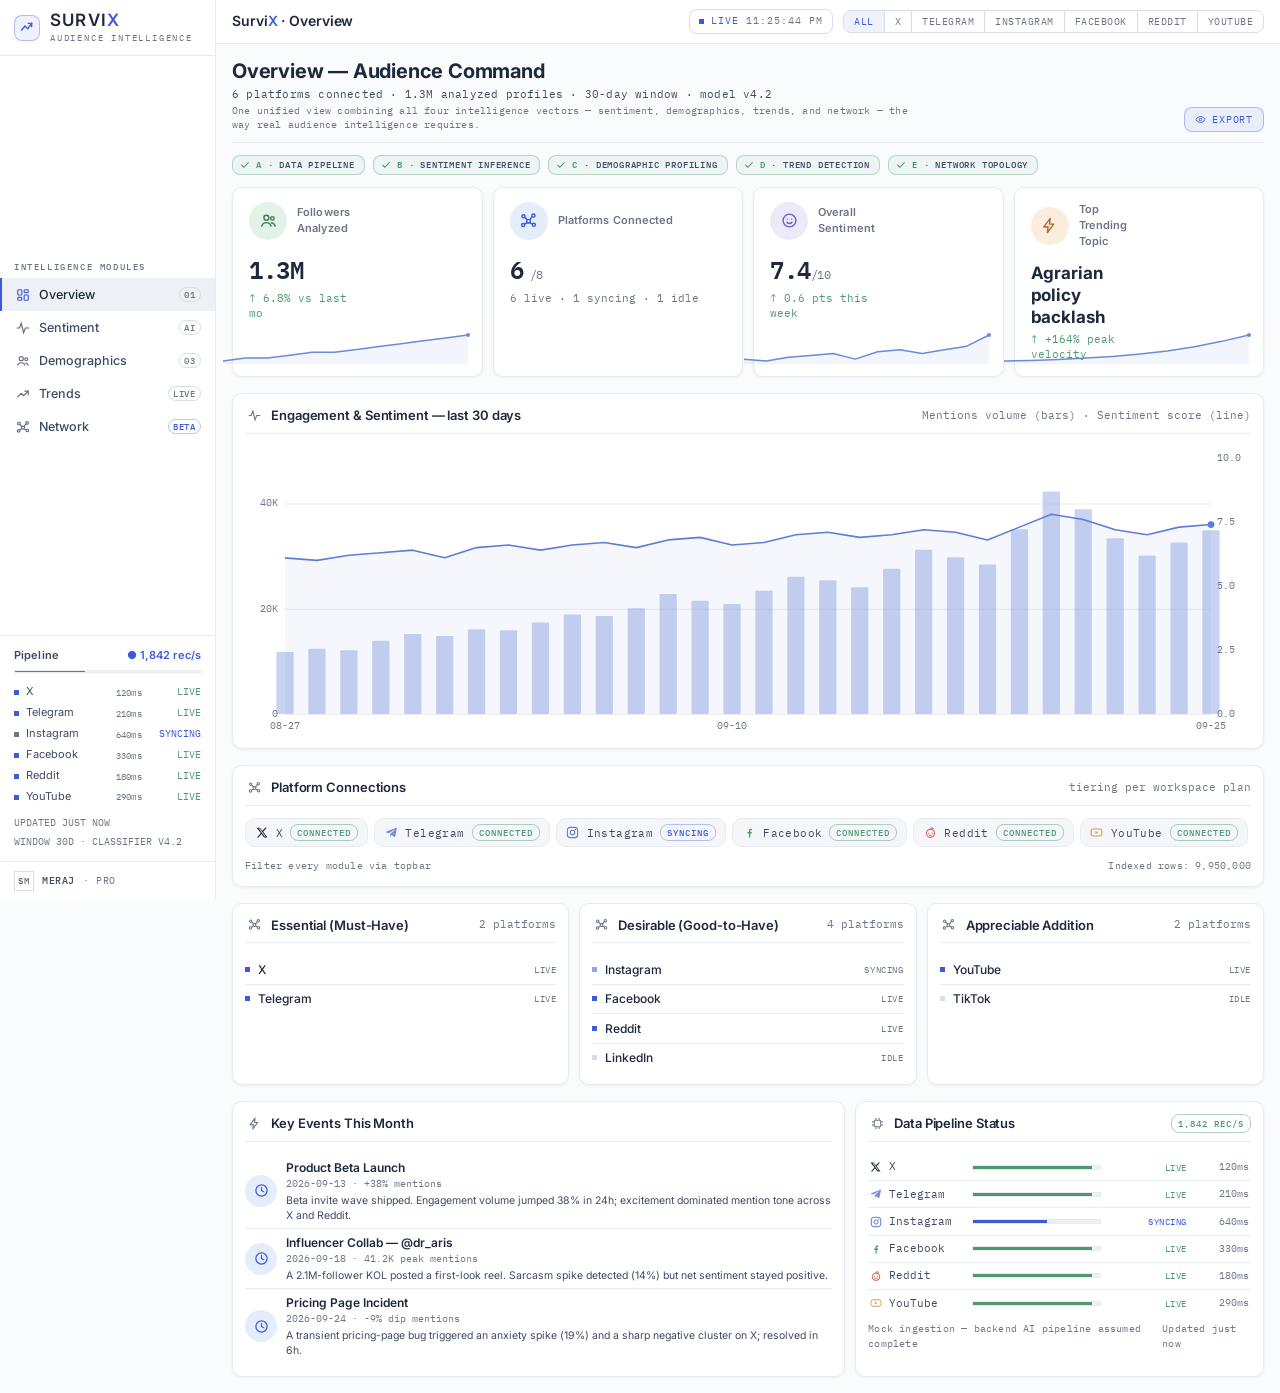
<file: index.html>
<!DOCTYPE html>
<html lang="en">
<head>
<meta charset="UTF-8">
<meta name="viewport" content="width=device-width, initial-scale=1.0">
<title>SurviX — Social Media Analytics & Audience Intelligence</title>
<meta name="description" content="SurviX — social media analytics & audience intelligence across sentiment, demographics, trends and network influence.">
<link rel="icon" href="data:image/svg+xml,<svg xmlns='http://www.w3.org/2000/svg' viewBox='0 0 100 100'><rect width='100' height='100' rx='18' fill='%23FFFFFF'/><rect x='6' y='6' width='88' height='88' rx='14' fill='none' stroke='%23E8EBF0' stroke-width='4'/><path d='M28 60 L44 42 L56 52 L74 30' stroke='%233B5BDB' stroke-width='8' fill='none' stroke-linecap='square' stroke-linejoin='miter'/><path d='M60 28 h16 v16' stroke='%235B7FD4' stroke-width='8' fill='none' stroke-linecap='square' stroke-linejoin='miter'/></svg>">
<link rel="preconnect" href="https://fonts.googleapis.com">
<link rel="preconnect" href="https://fonts.gstatic.com" crossorigin>
<link href="https://fonts.googleapis.com/css2?family=IBM+Plex+Mono:wght@400;500;600&family=Inter:wght@400;500;600;700&display=swap" rel="stylesheet">
<link rel="stylesheet" href="styles.css">
</head>
<body>
<div id="app"></div>
<div id="tip" class="chart-tip"></div>
<div id="toast" class="toast" role="status" aria-live="polite"></div>

<script src="data.js"></script>
<script src="charts.js"></script>
<script src="panels.js"></script>
<script src="app.js"></script>
</body>
</html>
</file>
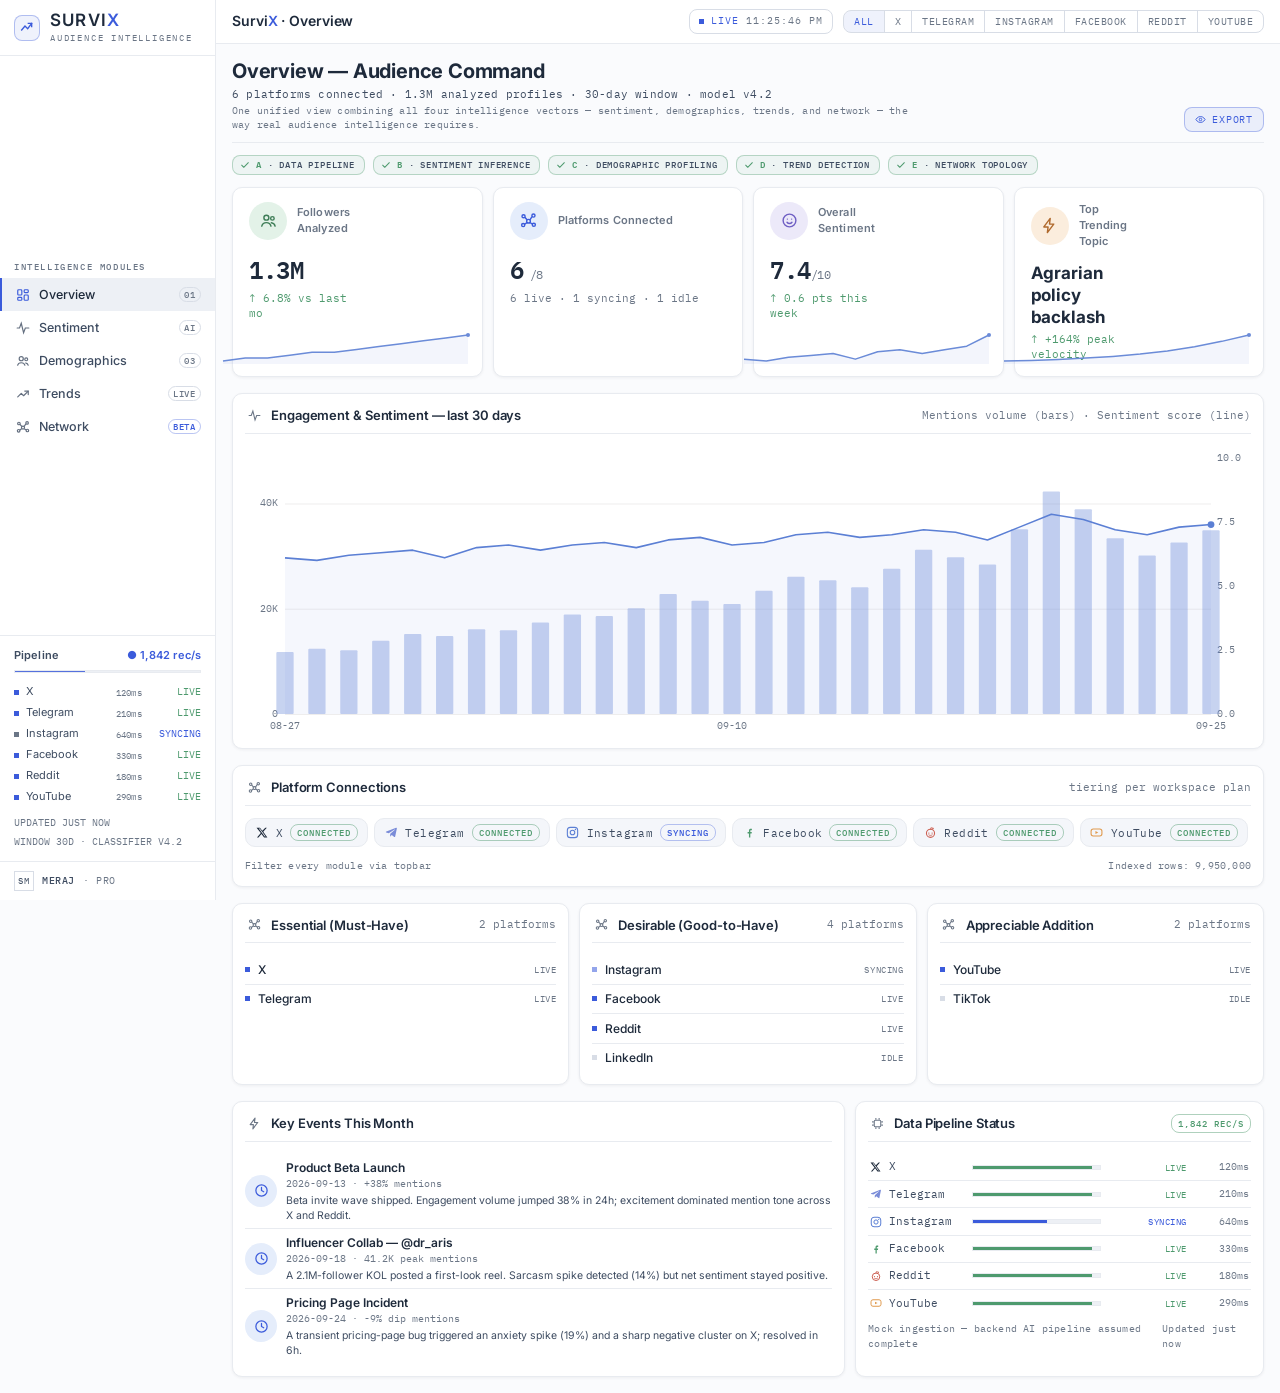
<file: survix.single.html>
<!DOCTYPE html>
<html lang="en">
<head>
<meta charset="UTF-8">
<meta name="viewport" content="width=device-width, initial-scale=1.0">
<title>SurviX — Social Media Analytics & Audience Intelligence</title>
<meta name="description" content="SurviX — social media analytics & audience intelligence across sentiment, demographics, trends and network influence.">
<link rel="icon" href="data:image/svg+xml,<svg xmlns='http://www.w3.org/2000/svg' viewBox='0 0 100 100'><rect width='100' height='100' rx='18' fill='%23FFFFFF'/><rect x='6' y='6' width='88' height='88' rx='14' fill='none' stroke='%23E8EBF0' stroke-width='4'/><path d='M28 60 L44 42 L56 52 L74 30' stroke='%233B5BDB' stroke-width='8' fill='none' stroke-linecap='square' stroke-linejoin='miter'/><path d='M60 28 h16 v16' stroke='%235B7FD4' stroke-width='8' fill='none' stroke-linecap='square' stroke-linejoin='miter'/></svg>">
<link rel="preconnect" href="https://fonts.googleapis.com">
<link rel="preconnect" href="https://fonts.gstatic.com" crossorigin>
<link href="https://fonts.googleapis.com/css2?family=IBM+Plex+Mono:wght@400;500;600&family=Inter:wght@400;500;600;700&display=swap" rel="stylesheet">
<style>
/* ============================================================
   SurviX — Design System (light / product-dashboard theme)
   Off-white ground · white cards · navy ink · muted-blue accent
   Inter + IBM Plex Mono · Radius 10px · 1px borders · soft shadows
   ============================================================ */

:root{
  --sp-1:4px; --sp-2:8px; --sp-3:12px; --sp-4:16px; --sp-5:24px;   /* spacing scale */
  --stroke:1.6px;                                                    /* chart line width */

  --bg0:#FAFBFD;             /* page ground — off-white */
  --bg1:#FFFFFF;             /* sidebar / topbar */
  --bg2:#F4F6FA;             /* hover fill */
  --bg3:#EDF0F5;             /* pressed fill / tracks */
  --panel:#FFFFFF;           /* cards */
  --panel2:#FDFDFE;

  --line:#E8EBF0;            /* light hairline */
  --line2:#D8DDE6;           /* stronger hairline */

  --text:#1E2A3B;            /* dark navy ink */
  --text2:#3E4C61;           /* strong secondary */
  --text3:#6B7686;           /* muted slate */

  --accent:#3B5BDB;          /* muted blue — primary accent */
  --accent-dim:rgba(59,91,219,.08);
  --accent-line:rgba(59,91,219,.35);
  --caramel:#5B7FD4;         /* secondary blue — data/charts */

  /* semantic data colors (muted) */
  --pos:#4E9A6E;             /* muted green */
  --neg:#CC5F52;             /* muted red */
  --neu:#8894A6;             /* gray-blue */
  --steel:#8894A6;           /* legacy alias */
  --clay:#7A8CD8;            /* periwinkle */
  --amber:#E09A4E;           /* muted orange */
  --violet:#8B7FD6;          /* muted purple — sentiment */
  --white:#1E2A3B;

  --radius:10px;
  --radius-sm:8px;
  --card-shadow:0 1px 3px rgba(30,42,59,.06);
  --sidebar-w:216px;
  --topbar-h:44px;

  --font:'Inter',system-ui,sans-serif;
  --mono:'IBM Plex Mono',ui-monospace,'Cascadia Mono',monospace;
  --display:'Inter',system-ui,sans-serif;
}

*{margin:0;padding:0;box-sizing:border-box}
html,body{height:100%}
body{
  font-family:var(--font);
  background:var(--bg0);
  color:var(--text);
  font-size:12.5px;
  line-height:1.45;
  -webkit-font-smoothing:antialiased;
  overflow-x:hidden;
}
::selection{background:rgba(59,91,219,.15)}
a{color:var(--text2);text-decoration:none}
button{font-family:inherit;color:inherit;background:none;border:none;cursor:pointer}

b,strong{font-weight:600}

/* Scrollbars — square, dim */
::-webkit-scrollbar{width:8px;height:8px}
::-webkit-scrollbar-thumb{background:#D8DDE6;border-radius:0}
::-webkit-scrollbar-thumb:hover{background:#C2C9D6}
::-webkit-scrollbar-track{background:transparent}

/* ================= Layout ================= */
#app{display:flex;min-height:100vh}

.sidebar{
  width:var(--sidebar-w);flex:0 0 var(--sidebar-w);
  position:fixed;inset:0 auto 0 0;z-index:60;
  background:var(--bg1);
  border-right:1px solid var(--line);
  display:flex;flex-direction:column;
  transition:transform .2s ease;
}
.sidebar.hidden{transform:translateX(-100%)}

.brand{
  display:flex;align-items:center;gap:10px;
  padding:12px 14px 11px;
  border-bottom:1px solid var(--line);
}
.brand .logo{
  width:26px;height:26px;flex:0 0 26px;
  border:1px solid var(--accent-line);background:var(--accent-dim);border-radius:8px;
  display:grid;place-items:center;
}
.brand .logo svg{width:16px;height:16px;color:var(--accent)}
.brand-name{
  font-family:var(--display);font-weight:600;font-size:17px;
  letter-spacing:1.2px;text-transform:uppercase;line-height:1;
}
.brand-name b{color:var(--accent);font-weight:600}
.brand-sub{font-family:var(--mono);font-size:8.5px;letter-spacing:1.8px;color:var(--text3);text-transform:uppercase;margin-top:3px}

.nav{padding:10px 0;flex:1;overflow-y:auto;display:flex;flex-direction:column}
/* center the module list in the free column space (auto margins collapse safely on overflow) */
.nav > .nav-label:first-child{margin-top:auto}
.nav > .nav-item:last-child{margin-bottom:auto}
.nav-label{
  font-family:var(--mono);font-size:9px;font-weight:500;letter-spacing:1.6px;
  color:var(--text3);text-transform:uppercase;padding:12px 14px 5px;
}
.nav-item{
  display:flex;align-items:center;gap:9px;width:100%;
  padding:9px 14px;
  color:var(--text2);font-weight:500;font-size:12.5px;
  border-left:2px solid transparent;
  transition:background .1s,color .1s;
  text-align:left;
}
.nav-item svg{width:14px;height:14px;flex:0 0 14px;opacity:.8}
.nav-item:hover{background:var(--bg2);color:var(--text)}
.nav-item.active{
  background:var(--bg3);color:var(--text);
  border-left-color:var(--accent);
}
.nav-item.active svg{opacity:1;color:var(--accent)}
.nav-item .tag{
  margin-left:auto;font-family:var(--mono);font-size:8.5px;letter-spacing:.8px;
  padding:1px 4px;color:var(--text3);
  border:1px solid var(--line2);border-radius:var(--radius-sm);
}
.nav-item .tag.beta{color:var(--accent);border-color:var(--accent-line)}

.pipeline-mini{margin:0;border-top:1px solid var(--line);padding:12px 14px 10px;background:var(--bg1)}
.pipeline-mini h5{
  font-family:var(--font);font-size:11px;letter-spacing:.1px;
  color:var(--text2);margin-bottom:6px;display:flex;justify-content:space-between;align-items:center;font-weight:600;
}
.pl-meter{height:3px;background:var(--bg3);border:1px solid var(--line);margin:0 0 9px;overflow:hidden}
.pl-meter i{display:block;height:100%;width:38%;background:var(--accent);opacity:.85;animation:plLoad 3.2s ease-in-out infinite}
@keyframes plLoad{0%,100%{transform:translateX(-30%)}50%{transform:translateX(230%)}}
.pl-row{display:grid;grid-template-columns:5px 62px 1fr auto;align-items:center;gap:7px;font-size:11px;color:var(--text2);padding:2.5px 0}
.pl-row .nm{color:var(--text2)}
.pl-row .lat{font-family:var(--mono);font-size:9px;color:var(--text3);text-align:right;letter-spacing:.3px}
.pl-row .st{font-family:var(--mono);font-size:9.5px;text-transform:uppercase;min-width:52px;text-align:right}
.pl-row .st:first-child:last-child{grid-column:1 / -1;min-width:0;text-align:left}
.dot{width:5px;height:5px;border-radius:0;flex:0 0 5px;background:var(--text3)}
.dot.live{background:var(--accent);animation:blink 1.6s steps(2) infinite}
.dot.sync{background:var(--accent);opacity:.55;animation:blink .9s steps(2) infinite}
.dot.ok{background:var(--steel)}
.dot.off{background:#D8DDE6}
@keyframes blink{0%,100%{opacity:1}50%{opacity:.3}}

.sidebar-foot{
  padding:9px 14px;border-top:1px solid var(--line);
  font-family:var(--mono);font-size:9.5px;letter-spacing:.6px;color:var(--text3);
  display:flex;align-items:center;gap:8px;text-transform:uppercase;
}
.sidebar-foot .avatar{
  width:20px;height:20px;border:1px solid var(--line2);
  display:grid;place-items:center;font-size:8.5px;color:var(--text2);
}
.sidebar-foot b{color:var(--text2);font-weight:500}

.main{flex:1;margin-left:var(--sidebar-w);min-width:0;display:flex;flex-direction:column}
.main.expanded{margin-left:0}

/* ================= Topbar ================= */
.topbar{
  height:var(--topbar-h);flex:0 0 var(--topbar-h);
  display:flex;align-items:center;gap:12px;
  padding:0 16px;
  border-bottom:1px solid var(--line);
  background:var(--bg1);
  position:sticky;top:0;z-index:50;
}
.hamburger{display:none;width:28px;height:28px;border:1px solid var(--line2);border-radius:var(--radius-sm);place-items:center}
.hamburger:hover{border-color:var(--text3)}
.hamburger svg{width:14px;height:14px;color:var(--text2)}
.topbar .crumb{font-family:var(--display);font-weight:600;font-size:14px;letter-spacing:-.1px}
.crumb b{color:var(--accent);font-weight:600}
.topbar-right{margin-left:auto;display:flex;align-items:center;gap:10px}

.live-chip{
  display:flex;align-items:center;gap:7px;
  font-family:var(--mono);font-size:10px;letter-spacing:1px;color:var(--text2);
  border:1px solid var(--line2);border-radius:var(--radius-sm);
  padding:4px 9px;
}
.live-chip .dot{background:var(--accent);animation:blink 1.6s steps(2) infinite}
.live-chip .txt{color:var(--accent)}
.range{display:flex;border:1px solid var(--line2);border-radius:var(--radius-sm);overflow:hidden}
.range button{
  padding:4px 10px;font-family:var(--mono);font-size:10px;letter-spacing:.5px;
  color:var(--text3);border-right:1px solid var(--line2);transition:background .1s;
}
.range button:last-child{border-right:none}
.range button:hover{color:var(--text2);background:var(--bg2)}
.range button:active{background:var(--bg3)}
.range button.on{background:var(--accent-dim);color:var(--accent)}
.range button:disabled{color:#A9B2C1;cursor:default}

/* ================= Page / Cards ================= */
.page{padding:16px;max-width:1560px;width:100%;margin:0 auto;animation:fadeIn .18s ease}
@keyframes fadeIn{from{opacity:0}to{opacity:1}}

.page-head{display:flex;align-items:flex-end;gap:12px;flex-wrap:wrap;margin-bottom:12px;border-bottom:1px solid var(--line);padding-bottom:10px}
.page-head h1{
  font-family:var(--display);font-size:20px;font-weight:700;
  letter-spacing:-.2px;line-height:1.15;
}
.page-head p{color:var(--text2);margin-top:4px;max-width:680px;font-family:var(--mono);font-size:10.5px;letter-spacing:.2px}
.page-head .right{margin-left:auto;display:flex;gap:8px;align-items:center}

.grid{display:grid;gap:10px}
.kpis{grid-template-columns:repeat(4,1fr)}
.g2{grid-template-columns:1fr 1fr}
.g23{grid-template-columns:2fr 3fr}
.g32{grid-template-columns:3fr 2fr}

.card{
  background:var(--panel);
  border:1px solid var(--line);
  border-radius:var(--radius);
  padding:12px;
  box-shadow:var(--card-shadow);
  min-width:0;position:relative;
}
.card-head{display:flex;align-items:center;gap:8px;margin-bottom:12px;flex-wrap:wrap;border-bottom:1px solid var(--line);padding-bottom:8px}
.card-head h3{
  font-family:var(--font);font-size:13px;font-weight:600;
  letter-spacing:-.1px;color:var(--text);
}
.card-head .sub{font-size:10.5px;color:var(--text3);font-family:var(--mono)}
.card-head .right{margin-left:auto;display:flex;gap:7px;align-items:center}
.card-head .ico{width:18px;height:18px;display:grid;place-items:center;color:var(--text3)}
.card-head .ico svg{width:13px;height:13px}

/* KPI cells — compact data blocks with pastel icon circles */
.kpi{padding:14px 16px}
.kpi .top{display:flex;align-items:center;gap:10px;color:var(--text3);font-family:var(--font);font-size:11px;font-weight:600;letter-spacing:.1px}
.kpi .top .ico{width:14px;height:14px;display:grid;place-items:center;flex:0 0 14px}
.kpi .top .ico svg{width:12px;height:12px;color:var(--text2)}
.ico-circle{width:38px;height:38px;flex:0 0 38px;border-radius:50%;display:grid;place-items:center}
.ico-circle svg{width:17px;height:17px}
.ico-circle.green{background:#E3F2E8;color:#3E7D57}
.ico-circle.blue{background:#E5EDFB;color:#3B5BDB}
.ico-circle.purple{background:#ECE9F9;color:#6F5FC4}
.ico-circle.orange{background:#FBEDDD;color:#B06A2E}
.kpi .val{
  font-family:var(--mono);font-size:24px;font-weight:600;letter-spacing:-.4px;
  margin:12px 0 4px;font-variant-numeric:tabular-nums;color:var(--text);
}
/* text values (long topic names) stay proportional to numeric siblings */
.kpi.with-text-val .val{
  font-family:var(--font);font-size:17px;font-weight:700;letter-spacing:-.1px;line-height:1.3;
}
/* reserve the bottom-right sparkline zone so text never collides with it */
.kpi:has(canvas.spark){padding-right:132px}
.kpi .val small{font-size:12px;color:var(--text3);font-weight:400}
.kpi .delta{font-size:10.5px;font-weight:400;font-family:var(--mono);font-variant-numeric:tabular-nums;max-width:100%}
.up{color:var(--pos)}.down{color:var(--neg)}.flat{color:var(--text3)}
.kpi .spark{position:absolute;right:12px;bottom:12px;opacity:.9}

/* Tags & status badges — square bracket style */
.badge{
  display:inline-flex;align-items:center;gap:5px;
  font-family:var(--mono);font-size:9px;font-weight:500;letter-spacing:1px;
  padding:2px 6px;border-radius:var(--radius-sm);text-transform:uppercase;
  border:1px solid var(--line2);color:var(--text2);
}
.badge.connected{color:var(--pos);border-color:rgba(78,154,110,.45)}
.badge.good{color:var(--amber);border-color:rgba(197,138,74,.45)}
.badge.bonus{color:var(--text2);border-color:var(--line2)}
.badge.syncing{color:var(--accent);border-color:var(--accent-line)}
.badge .dot{margin:0}

.ptabs{display:flex;gap:6px;flex-wrap:wrap}
.ptab{
  display:flex;align-items:center;gap:7px;
  padding:5px 9px;border-radius:var(--radius);
  background:var(--bg2);border:1px solid var(--line);
  font-family:var(--mono);font-size:10.5px;letter-spacing:.4px;color:var(--text2);
  transition:border-color .1s,color .1s,background .1s;
}
.ptab:hover{border-color:var(--line2);color:var(--text);background:var(--bg3)}
.ptab:active{background:var(--accent-dim)}
.ptab.on{border-color:var(--accent-line);color:var(--text);background:var(--accent-dim)}
.ptab .plogo{width:14px;height:14px;display:grid;place-items:center}
.ptab .plogo svg{width:13px;height:13px}

/* Charts */
.chart-wrap{width:100%;position:relative}
.chart-wrap canvas{display:block;width:100%}
.chart-tip{
  position:fixed;z-index:100;pointer-events:none;
  background:var(--bg3);border:1px solid var(--line2);
  border-radius:var(--radius);padding:7px 9px;font-size:10.5px;
  opacity:0;transition:opacity .1s;max-width:250px;
  font-family:var(--mono);color:var(--text2);
}
.chart-tip b{display:block;margin-bottom:3px;font-size:10.5px;color:var(--text);font-weight:500}
.chart-tip .row{display:flex;align-items:center;gap:6px;padding:1px 0;font-size:10px}
.chart-tip .row i{width:7px;height:7px;display:inline-block}
.chart-tip .row b{margin:0;color:var(--text);font-variant-numeric:tabular-nums}

/* Sentiment feed — ledger rows */
.feed{display:flex;flex-direction:column;max-height:560px;overflow-y:auto}
.post{
  border-bottom:1px solid var(--line);
  padding:9px 4px;
}
.post:last-child{border-bottom:none}
.post:hover{background:var(--bg2)}
.post .p-head{display:flex;align-items:center;gap:8px;margin-bottom:5px;flex-wrap:wrap}
.post .pav{
  width:20px;height:20px;border-radius:var(--radius-sm);
  display:grid;place-items:center;font-size:9px;font-weight:600;color:#FFFFFF;flex:0 0 20px;
}
.post .u{font-weight:600;font-size:12px;color:var(--text)}
.post .h{color:var(--text3);font-size:10.5px;font-family:var(--mono)}
.post .plat{margin-left:auto;display:flex;align-items:center;gap:5px;color:var(--text3);font-size:10px;font-family:var(--mono)}
.post .plat svg{width:12px;height:12px}
.post .txt{color:var(--text2);font-size:12px;line-height:1.5}
.post .p-foot{display:flex;align-items:center;gap:10px;margin-top:7px;flex-wrap:wrap}
.emo-chip{
  display:inline-flex;align-items:center;gap:5px;
  font-family:var(--mono);font-size:9px;font-weight:500;letter-spacing:.8px;
  padding:1.5px 6px;border-radius:var(--radius-sm);border:1px solid;text-transform:uppercase;
}
.conf{margin-left:auto;font-family:var(--mono);font-size:9.5px;color:var(--text3);display:flex;align-items:center;gap:6px;font-variant-numeric:tabular-nums}
.conf .bar{width:52px;height:3px;background:var(--bg3);overflow:hidden;border:1px solid var(--line)}
.conf .bar i{display:block;height:100%;background:var(--accent)}

/* Scrubber */
.scrub-card{padding-bottom:12px}
.scrub-legend{display:flex;gap:12px;flex-wrap:wrap;font-size:10px;color:var(--text2);margin-bottom:4px;font-family:var(--mono)}
.scrub-legend span{display:flex;align-items:center;gap:5px}
.scrub-legend i{width:8px;height:8px}
.event-card{
  margin-top:10px;border:1px solid var(--accent-line);
  background:var(--accent-dim);padding:12px;
  display:none;animation:fadeIn .15s ease;
}
.event-card.show{display:block}
.event-card h4{
  font-family:var(--mono);font-size:11px;font-weight:500;color:var(--accent);
  display:flex;gap:8px;align-items:center;letter-spacing:.8px;text-transform:uppercase;
}
.event-card p{font-size:11.5px;color:var(--text2);margin-top:5px}
.event-card .stats{display:flex;gap:18px;margin-top:8px;flex-wrap:wrap}
.event-card .stat b{font-family:var(--mono);font-size:13px;font-weight:500;display:block;font-variant-numeric:tabular-nums;color:var(--text)}
.event-card .stat span{font-family:var(--mono);font-size:9px;color:var(--text3);text-transform:uppercase;letter-spacing:1px}

/* Event icon circle (Key Events rows) */
.evt-circle{
  width:32px;height:32px;flex:0 0 32px;border-radius:50%;
  background:#E5EDFB;color:#3B5BDB;display:grid;place-items:center;
}
.evt-circle svg{width:15px;height:15px}

/* Event tag (replaces pin emoji) */
.evt-tag{
  font-family:var(--mono);font-size:8.5px;letter-spacing:1px;color:var(--accent);
  border:1px solid var(--accent-line);padding:1px 4px;border-radius:var(--radius-sm);
  flex:0 0 auto;text-transform:uppercase;
}

/* Demographics */
.disclaimer{
  display:flex;gap:8px;align-items:flex-start;
  border:1px solid var(--accent-line);background:var(--accent-dim);
  color:var(--text2);border-radius:var(--radius);padding:8px 12px;
  font-size:11px;line-height:1.5;margin-bottom:12px;
}
.disclaimer b{color:var(--accent);font-family:var(--mono);font-size:10px;letter-spacing:.8px;text-transform:uppercase}
.disclaimer svg{width:13px;height:13px;flex:0 0 13px;margin-top:1px;color:var(--accent)}
.region-row{display:flex;align-items:center;gap:9px;padding:5px 0;border-bottom:1px solid var(--line)}
.region-row:last-child{border:none}
.region-row .flag{
  font-family:var(--mono);font-size:8.5px;letter-spacing:.5px;color:var(--text3);
  border:1px solid var(--line2);padding:1px 3px;border-radius:var(--radius-sm);
  width:26px;text-align:center;flex:0 0 26px;
}
.region-row .nm{font-size:11.5px;color:var(--text2);width:104px;white-space:nowrap;overflow:hidden;text-overflow:ellipsis}
.region-row .track{flex:1;height:8px;background:var(--bg3);overflow:hidden;border:1px solid var(--line)}
.region-row .track i{display:block;height:100%;background:var(--text2);transition:width .6s ease}
.region-row:first-of-type .track i{background:var(--accent)}
.region-row .pct{font-family:var(--mono);font-size:10.5px;color:var(--text2);width:46px;text-align:right;font-variant-numeric:tabular-nums}
.tagcloud{display:flex;flex-wrap:wrap;gap:6px 9px;align-items:center;justify-content:center;padding:6px 2px}
.tagcloud .w{transition:color .1s;cursor:default;padding:1px 3px}
.tagcloud .w:hover{color:var(--text)!important}

/* Trends — leaderboard */
.trend-row{
  display:flex;align-items:center;gap:10px;padding:6px 6px;
  border-bottom:1px solid var(--line);transition:background .1s;cursor:default;
}
.trend-row:last-child{border-bottom:none}
.trend-row:hover{background:var(--bg2)}
.trend-row .rank{
  width:24px;height:24px;flex:0 0 24px;display:grid;place-items:center;
  font-family:var(--mono);font-size:10.5px;color:var(--text3);
  border-radius:50%;background:var(--bg2);
}
.trend-row:nth-child(1) .rank,.trend-row:nth-child(2) .rank,.trend-row:nth-child(3) .rank{color:var(--accent)}
.trend-row .tt{min-width:0;flex:1}
.trend-row .tt b{font-size:12px;display:block;white-space:nowrap;overflow:hidden;text-overflow:ellipsis;font-weight:500}
.trend-row .tt span{font-family:var(--mono);font-size:9.5px;color:var(--text3)}
.trend-row .vol{font-family:var(--mono);font-size:10.5px;color:var(--text2);text-align:right;font-variant-numeric:tabular-nums}
.trend-row .vol small{display:block;font-size:9px;color:var(--text3)}
.momentum{
  font-family:var(--mono);font-weight:500;font-size:10px;display:inline-flex;align-items:center;gap:3px;
  padding:1px 5px;border-radius:var(--radius-sm);border:1px solid;font-variant-numeric:tabular-nums;
}
.momentum.up{color:var(--pos);border-color:rgba(78,154,110,.4)}
.momentum.down{color:var(--neg);border-color:rgba(204,95,82,.4)}
.momentum.flat{color:var(--text3);border-color:var(--line2)}

.predict{border:1px solid var(--line2);padding:12px}
.predict h4{
  font-family:var(--font);font-size:13px;letter-spacing:-.1px;
  color:var(--text);display:flex;align-items:center;gap:7px;margin-bottom:8px;font-weight:600;
}
.predict h4 svg{width:13px;height:13px;color:var(--accent)}
.pred-row{display:flex;align-items:center;gap:10px;padding:6px 0;border-bottom:1px solid var(--line)}
.pred-row:last-child{border:none;padding-bottom:0}
.pred-row .kw{font-family:var(--mono);font-size:11px;font-weight:500;flex:0 0 128px;white-space:nowrap;overflow:hidden;text-overflow:ellipsis;color:var(--text)}
.pred-row .track{flex:1;height:8px;background:var(--bg3);overflow:hidden;border:1px solid var(--line)}
.pred-row .track i{display:block;height:100%;background:var(--accent);opacity:.75;transition:width .6s ease}
.pred-row .pc{font-family:var(--mono);font-size:10.5px;color:var(--accent);width:40px;text-align:right;font-variant-numeric:tabular-nums}
.pred-row .eta{font-family:var(--mono);font-size:9.5px;color:var(--text3);width:84px;text-align:right}

/* Emerging risk signals — early warning demo */
.risk-note{
  font-family:var(--mono);font-size:9px;letter-spacing:.8px;text-transform:uppercase;
  color:var(--text3);margin-bottom:8px;
}
.risk-row{border:1px solid var(--line);border-radius:var(--radius);margin-bottom:6px;background:var(--bg2)}
.risk-row.crit{border-left:2px solid var(--neg)}
.risk-row.high{border-left:2px solid var(--accent)}
.risk-row.mid{border-left:2px solid var(--text3)}
.risk-main{
  display:grid;grid-template-columns:minmax(180px,1.4fr) 120px minmax(90px,.9fr) 1fr auto auto;
  gap:10px;align-items:center;padding:8px 10px;cursor:pointer;
}
.risk-main:hover{background:var(--bg3)}
.risk-main:active{background:var(--bg3)}
.risk-main .rname{font-size:12px;font-weight:600;color:var(--text)}
.risk-main .rvel{font-family:var(--mono);font-size:9px;color:var(--text3);letter-spacing:.4px;text-transform:uppercase;margin-top:2px}
.prob{display:flex;flex-direction:column;gap:3px}
.prob .pv{font-family:var(--mono);font-size:12px;font-variant-numeric:tabular-nums;display:flex;justify-content:space-between;align-items:baseline}
.prob .pv small{font-size:8px;letter-spacing:1px;color:var(--text3);text-transform:uppercase}
.prob .track{height:6px;background:var(--bg3);border:1px solid var(--line);overflow:hidden}
.prob .track i{display:block;height:100%}
.prob.g .pv b{color:var(--pos)} .prob.g .track i{background:var(--pos)}
.prob.a .pv b{color:var(--accent)} .prob.a .track i{background:var(--accent)}
.prob.r .pv b{color:var(--neg)} .prob.r .track i{background:var(--neg)}
.risk-main .rregions{font-family:var(--mono);font-size:9.5px;color:var(--text2);letter-spacing:.4px}
.risk-main .rregions .sep{color:var(--text3)}
.risk-main .rsent{font-family:var(--mono);font-size:9.5px;color:var(--text2)}
.risk-main .rsent em{font-style:normal;color:var(--neg)}
.risk-main .rspark{display:flex;justify-content:flex-end}
.risk-main .caret{color:var(--text3);font-size:9px;transition:transform .15s;font-family:var(--mono)}
.risk-row.open .caret{transform:rotate(90deg);color:var(--accent)}
.risk-detail{display:none;border-top:1px solid var(--line);padding:9px 10px 10px;background:var(--bg1)}
.risk-row.open .risk-detail{display:block;animation:fadeIn .15s ease}
.risk-detail .sig-label{font-family:var(--font);font-size:10.5px;font-weight:600;color:var(--text3);margin-bottom:6px}
.sig-tags{display:flex;flex-wrap:wrap;gap:5px;margin-bottom:9px}
.sig-tag{
  font-family:var(--mono);font-size:9px;letter-spacing:.6px;text-transform:uppercase;
  color:var(--text2);border:1px solid var(--line2);border-radius:var(--radius-sm);padding:1.5px 6px;
  background:var(--bg2);
}
.sig-tag.coord{color:var(--neg);border-color:rgba(204,95,82,.5)}
.risk-posts{display:flex;flex-direction:column;gap:6px}
.risk-post{border:1px solid var(--line);border-radius:var(--radius);padding:7px 9px;background:var(--bg2)}
.risk-post .rp-head{display:flex;align-items:center;gap:8px;margin-bottom:4px;flex-wrap:wrap}
.risk-post .rp-handle{font-family:var(--mono);font-size:10px;color:var(--text)}
.risk-post .rp-meta{font-family:var(--mono);font-size:9px;color:var(--text3)}
.risk-post .rp-emo{margin-left:auto}
.risk-post .rp-text{font-size:11.5px;color:var(--text2);line-height:1.5}
.risk-foot{font-family:var(--mono);font-size:9px;color:var(--text3);letter-spacing:.5px;text-transform:uppercase;margin-top:8px}

/* Network */
.net-card{padding-bottom:8px}
.net-toolbar{display:flex;gap:6px;align-items:center;flex-wrap:wrap}
.net-toolbar select{
  background:var(--bg2);color:var(--text);border:1px solid var(--line2);
  border-radius:var(--radius-sm);padding:4px 8px;font-size:11px;font-family:var(--mono);outline:none;cursor:pointer;
}
.btn{
  display:inline-flex;align-items:center;gap:6px;
  padding:5px 10px;border-radius:var(--radius-sm);
  font-family:var(--mono);font-size:10px;letter-spacing:.8px;text-transform:uppercase;
  border:1px solid var(--line2);color:var(--text2);transition:border-color .1s,color .1s,background .1s;
}
.btn:hover{color:var(--text);border-color:var(--text3)}
.btn:active{background:var(--bg3)}
.btn.primary{background:var(--accent-dim);border-color:var(--accent-line);color:var(--accent)}
.btn.primary:hover{background:rgba(59,91,219,.14)}
.btn.primary:active{background:rgba(59,91,219,.22)}
.btn svg{width:11px;height:11px}
.net-wrap{position:relative;border:1px solid var(--line);background:var(--bg1)}
.net-wrap canvas{display:block;cursor:grab}
.net-wrap canvas:active{cursor:grabbing}
.net-hint{
  position:absolute;left:10px;bottom:8px;font-size:10px;color:var(--text3);
  font-family:var(--mono);letter-spacing:.2px;pointer-events:none;
}
.net-legend{
  position:absolute;right:10px;top:8px;display:flex;flex-direction:column;gap:4px;
  background:rgba(255,255,255,.94);border:1px solid var(--line2);border-radius:var(--radius-sm);
  padding:7px 10px;font-family:var(--font);font-size:10.5px;letter-spacing:.1px;
  color:var(--text2);pointer-events:none;
}
.net-legend span{display:flex;align-items:center;gap:6px}
.net-legend i{width:8px;height:8px}

.detail{
  margin-top:10px;border:1px solid var(--accent-line);
  background:var(--accent-dim);padding:12px;display:none;animation:fadeIn .15s ease;
}
.detail.show{display:block}
.detail .d-head{display:flex;align-items:center;gap:10px;flex-wrap:wrap}
.detail .dav{
  width:30px;height:30px;border-radius:var(--radius-sm);
  display:grid;place-items:center;font-family:var(--mono);font-weight:600;color:#FFFFFF;font-size:12px;
}
.detail h4{font-family:var(--mono);font-size:13px;font-weight:500}
.detail .d-sub{font-size:9.5px;color:var(--text3);font-family:var(--mono);letter-spacing:.8px;text-transform:uppercase}
.detail .close{
  margin-left:auto;color:var(--text3);width:22px;height:22px;
  display:grid;place-items:center;border:1px solid var(--line2);border-radius:var(--radius-sm);font-size:11px;
}
.detail .close:hover{color:var(--text);border-color:var(--text3)}
.d-stats{display:grid;grid-template-columns:repeat(4,1fr);gap:8px;margin-top:10px}
.d-stat{background:var(--bg2);border:1px solid var(--line);border-radius:var(--radius);padding:7px 9px}
.d-stat b{font-family:var(--mono);font-size:14px;font-weight:500;display:block;font-variant-numeric:tabular-nums}
.d-stat span{font-family:var(--mono);font-size:8.5px;color:var(--text3);text-transform:uppercase;letter-spacing:1px}
.influence-bar{margin-top:10px}
.influence-bar .lbl{display:flex;justify-content:space-between;font-family:var(--mono);font-size:9.5px;color:var(--text2);margin-bottom:4px;text-transform:uppercase;letter-spacing:.5px}
.influence-bar .track{height:8px;background:var(--bg3);overflow:hidden;border:1px solid var(--line)}
.influence-bar .track i{display:block;height:100%;background:var(--accent);opacity:.8;transition:width .7s ease}
.follower-chips{display:flex;flex-wrap:wrap;gap:5px;margin-top:10px}
.fchip{
  display:flex;align-items:center;gap:6px;background:var(--bg2);
  border:1px solid var(--line);border-radius:var(--radius);
  padding:2.5px 8px 2.5px 3px;font-size:10.5px;color:var(--text2);cursor:pointer;
  transition:border-color .1s;font-family:var(--mono);
}
.fchip:hover{border-color:var(--accent-line);color:var(--text)}
.fchip i{
  width:14px;height:14px;border-radius:var(--radius-sm);display:grid;place-items:center;
  font-style:normal;font-weight:600;font-size:7.5px;color:#FFFFFF;
}
.fchip b{font-weight:400;color:var(--text3);font-size:9px;font-variant-numeric:tabular-nums}

/* Status table */
.status-grid{display:flex;flex-direction:column;gap:0}
.status-row{display:flex;align-items:center;gap:10px;padding:5.5px 2px;border-bottom:1px solid var(--line)}
.status-row:last-child{border-bottom:none}
.status-row .nm{font-family:var(--mono);font-size:10.5px;width:92px;display:flex;align-items:center;gap:7px;color:var(--text2)}
.status-row .nm svg{width:12px;height:12px}
.status-row .bar{flex:1;height:5px;background:var(--bg3);overflow:hidden;border:1px solid var(--line)}
.status-row .bar i{display:block;height:100%;transition:width .5s ease}
.status-row .st{font-family:var(--mono);font-size:9px;width:76px;text-align:right;color:var(--text2);text-transform:uppercase;letter-spacing:.5px}
.status-row .lat{font-family:var(--mono);font-size:9.5px;color:var(--text3);width:52px;text-align:right;font-variant-numeric:tabular-nums}

/* States */
.loading{display:flex;flex-direction:column;align-items:center;justify-content:center;padding:60px 20px;gap:12px;color:var(--text3);font-size:11px;font-family:var(--mono);letter-spacing:1px;text-transform:uppercase}
.loader{width:18px;height:18px;border:1px solid var(--line2);border-top-color:var(--accent);animation:spin .7s linear infinite}
@keyframes spin{to{transform:rotate(360deg)}}
.skeleton{position:relative;overflow:hidden;background:var(--bg3);border-radius:var(--radius-sm);animation:pulseDim 1.2s ease infinite}
@keyframes pulseDim{0%,100%{opacity:1}50%{opacity:.55}}
.empty{
  display:flex;flex-direction:column;align-items:center;text-align:center;
  padding:40px 20px;gap:8px;color:var(--text3);
}
.empty .ico{width:36px;height:36px;border:1px dashed var(--line2);display:grid;place-items:center}
.empty .ico svg{width:16px;height:16px;color:var(--text3)}
.empty b{color:var(--text2);font-family:var(--mono);font-size:11px;letter-spacing:.8px;text-transform:uppercase}
.empty p{font-size:11px;max-width:320px}
.empty .btn{margin-top:6px}

/* Toast */
.toast{
  position:fixed;bottom:16px;left:50%;transform:translate(-50%,60px);
  background:var(--bg3);border:1px solid var(--accent-line);border-left:2px solid var(--accent);
  color:var(--text);padding:8px 14px;border-radius:var(--radius);
  font-family:var(--mono);font-size:10.5px;letter-spacing:.4px;
  z-index:200;opacity:0;transition:all .25s ease;
  display:flex;align-items:center;gap:8px;pointer-events:none;
}
.toast.show{opacity:1;transform:translate(-50%,0)}
.toast svg{width:12px;height:12px;color:var(--accent)}

/* Time axis note */
.axis-note{
  font-size:10px;color:var(--text3);font-family:var(--mono);
  display:flex;justify-content:space-between;margin-top:6px;letter-spacing:.2px;
}

/* keyboard focus — one consistent ring */
.btn:focus-visible,.nav-item:focus-visible,.ptab:focus-visible,.range button:focus-visible,
.hamburger:focus-visible,.fchip:focus-visible,.detail .close:focus-visible{
  outline:1px solid var(--accent-line);outline-offset:1px;
}

/* ================= Responsive ================= */
@media (max-width:1180px){
  .kpis{grid-template-columns:repeat(2,1fr)}
  .g2,.g23,.g32{grid-template-columns:1fr}
  /* risk rows: wrap the 6-col grid before it overflows */
  .risk-main{grid-template-columns:minmax(150px,1.4fr) 110px 1fr auto auto}
  .risk-main .rsent{display:none}
}
@media (max-width:900px){
  .sidebar{transform:translateX(-100%)}
  .sidebar.open{transform:translateX(0)}
  .main{margin-left:0}
  .hamburger{display:grid}
  .page{padding:12px}
  .topbar{padding:0 12px}
  .range{display:none}
}
@media (max-width:620px){
  .kpis{grid-template-columns:1fr}
  .d-stats{grid-template-columns:repeat(2,1fr)}
  .page-head h1{font-size:16px}
  .live-chip span.txt{display:none}
  .topbar .crumb{display:none}
  /* risk rows: stack metadata under the name */
  .risk-main{grid-template-columns:1fr auto auto;row-gap:6px}
  .risk-main > div:first-child{grid-column:1 / -1}
  .risk-main .rregions{grid-column:1 / 2}
  .risk-main .rspark{grid-column:2 / 3}
  .risk-main .caret{grid-column:3 / 4}
}

/* ============================================================
   Additions — PS coverage strip · platform tiering · why-line ·
   diffusion replay emphasis (all reuse existing tokens)
   ============================================================ */

/* --- 1 · PS coverage strip (module completion chips) --- */
.ps-strip{
  display:flex;flex-wrap:wrap;gap:8px;align-items:center;
  margin-bottom:12px;
}
.ps-chip{
  display:inline-flex;align-items:center;gap:6px;
  font-family:var(--mono);font-size:9px;font-weight:500;letter-spacing:.8px;text-transform:uppercase;
  color:var(--text2);background:rgba(78,154,110,.07);
  border:1px solid rgba(78,154,110,.35);border-radius:var(--radius-sm);
  padding:2.5px 9px 2.5px 7px;white-space:nowrap;
}
.ps-chip svg{width:10px;height:10px;flex:0 0 10px;color:var(--pos)}
.ps-chip b{color:var(--pos);font-weight:600}
@media (max-width:760px){ .ps-strip{gap:6px} .ps-chip{padding:2px 7px 2px 5px} }

/* --- 2 · Platform tier grouping --- */
.tiers{display:grid;grid-template-columns:repeat(3,1fr);gap:10px;margin-top:16px}
.tier-col{min-width:0}
.tier-col h4{
  font-family:var(--font);font-size:13px;letter-spacing:-.1px;
  color:var(--text);margin-bottom:10px;
  display:flex;align-items:baseline;gap:6px;
  border-bottom:1px solid var(--line);padding-bottom:8px;font-weight:600;
}
.tier-col h4 small{color:var(--text3);opacity:.75;letter-spacing:.4px}
.tier-list{display:flex;flex-direction:column}
.tier-row{display:flex;align-items:center;gap:8px;padding:5.5px 0;border-bottom:1px solid var(--line)}
.tier-row:last-child{border-bottom:0}
.tier-row .nm{font-size:12px;color:var(--text);font-weight:500}
.tier-row .st{margin-left:auto;font-family:var(--mono);font-size:9px;letter-spacing:.6px;text-transform:uppercase;color:var(--text3)}
@media (max-width:1000px){ .tiers{grid-template-columns:1fr} }

/* --- 3 · "Why this matters" line under page-heads --- */
.page-head p .why{display:block;margin-top:2px;color:var(--text3);font-size:9.5px;letter-spacing:.2px}




</style>
</head>
<body>
<div id="app"></div>
<div id="tip" class="chart-tip"></div>
<div id="toast" class="toast" role="status" aria-live="polite"></div>

<script>
/* ============================================================
   SurviX — Mock Data Layer
   Structured to mirror future REST/GraphQL API payloads so the
   fetches in app.js can be swapped for real endpoints 1:1.
   Palette: muted terminal-grade data colors (amber = accent).
   ============================================================ */

const SURVIX = (window.SURVIX = {});

/* ---------- Platforms ---------- */
SURVIX.platforms = [
  { id:'x',        name:'X',         status:'connected', tier:'core',    ingest:'live',    latency:'120ms', rows:'2.4M', color:'#1E2A3B' },
  { id:'telegram', name:'Telegram',  status:'connected', tier:'core',    ingest:'live',    latency:'210ms', rows:'1.1M', color:'#7A8CD8' },
  { id:'instagram',name:'Instagram', status:'syncing',   tier:'good',    ingest:'syncing', latency:'640ms', rows:'890K', color:'#5B7FD4' },
  { id:'facebook', name:'Facebook',  status:'connected', tier:'good',    ingest:'live',    latency:'330ms', rows:'1.6M', color:'#4E9A6E' },
  { id:'reddit',   name:'Reddit',    status:'connected', tier:'good',    ingest:'live',    latency:'180ms', rows:'3.2M', color:'#CC5F52' },
  { id:'youtube',  name:'YouTube',   status:'connected', tier:'bonus',   ingest:'live',    latency:'290ms', rows:'760K', color:'#E09A4E' },
  { id:'linkedin', name:'LinkedIn',  status:'good',      tier:'good',    ingest:'idle',    latency:'—',     rows:'—',    color:'#8894A6' },
  { id:'tiktok',   name:'TikTok',    status:'bonus',     tier:'bonus',   ingest:'idle',    latency:'—',     rows:'—',    color:'#8B7FD6' },
];

/* ---------- Timeline helper: last 30 days ---------- */
function _dates(n){
  const out=[], now=new Date('2026-09-25T00:00:00Z');
  for(let i=n-1;i>=0;i--){
    const d=new Date(now); d.setUTCDate(d.getUTCDate()-i);
    out.push(d.toISOString().slice(0,10));
  }
  return out;
}
const D30 = _dates(30);

/* ---------- Overview KPIs ---------- */
SURVIX.overview = {
  kpis:{
    followers:{ value:1284900, delta:+6.8, label:'Total Followers Analyzed' },
    platforms:{ value:6, delta:0, label:'Active Platforms Connected' },
    sentiment:{ value:7.4, delta:+0.6, label:'Overall Sentiment Score /10', scale:10 },
    trend:{ value:'Agrarian policy backlash', delta:+164, label:'Top Trending Topic', unit:' mentions/day' },
  },
  /* daily: engagement volume + avg sentiment (per day, all platforms) */
  timeline:{
    dates:D30,
    mentions:[ 11800,12400,12100,13900,15200,14800,16100,15900,17400,18900,
               18600,20100,22800,21500,20900,23400,26100,25400,24100,27600,
               31200,29800,28400,35100,42300,38900,33400,30100,32600,34900 ],
    sentiment:[ 6.1,6.0,6.2,6.3,6.4,6.1,6.5,6.6,6.4,6.6,
                6.7,6.5,6.8,6.9,6.6,6.7,7.0,7.1,6.9,7.0,
                7.2,7.1,6.8,7.3,7.8,7.6,7.2,7.0,7.3,7.4 ],
    positive:[ 42,41,43,44,45,42,46,47,45,47,48,46,49,50,47,48,51,52,50,51,53,52,49,54,58,56,52,50,53,54 ],
    negative:[ 31,32,31,30,29,32,28,27,29,27,26,28,25,24,27,26,23,22,24,23,21,22,25,20,15,17,21,24,21,19 ],
    neutral:  [ 27,27,26,26,26,26,26,26,26,26,26,26,26,26,26,26,26,26,26,26,26,26,26,26,27,27,27,26,26,27 ],
  },
};

/* ---------- Named events (scrubber) ---------- */
SURVIX.events = [
  { date:'2026-09-13', title:'Product Beta Launch', desc:'Beta invite wave shipped. Engagement volume jumped 38% in 24h; excitement dominated mention tone across X and Reddit.',
    stats:{ 'Mentions':'+38%','Sentiment':'6.9 → 7.2','Reach':'1.9M','Posts':'8,412' } },
  { date:'2026-09-18', title:'Influencer Collab — @dr_aris', desc:'A 2.1M-follower KOL posted a first-look reel. Sarcasm spike detected (14%) but net sentiment stayed positive.',
    stats:{ 'Mentions':'41.2K peak','Sentiment':'7.0 → 7.6','Reach':'3.4M','Posts':'12,077' } },
  { date:'2026-09-24', title:'Pricing Page Incident', desc:'A transient pricing-page bug triggered an anxiety spike (19%) and a sharp negative cluster on X; resolved in 6h.',
    stats:{ 'Mentions':'-9% dip','Sentiment':'7.4 → 6.9','Escalations':'214','Resolved':'98%' } },
];

/* ---------- Sentiment module ---------- */
SURVIX.sentiment = {
  /* per-day series */
  series:{
    dates:D30,
    positive:[ 42,41,43,44,45,42,46,47,45,47,48,46,49,50,47,48,51,52,50,51,53,52,49,54,58,56,52,50,53,54 ],
    negative:[ 31,32,31,30,29,32,28,27,29,27,26,28,25,24,27,26,23,22,24,23,21,22,25,20,15,17,21,24,21,19 ],
    neutral:  [ 27,27,26,26,26,26,26,26,26,26,26,26,26,26,26,26,26,26,26,26,26,26,26,26,27,27,27,26,26,27 ],
    sarcasm:   [ 4.2,4.5,4.1,3.9,4.4,5.1,4.8,4.6,5.0,5.3,5.6,6.1,6.4,6.0,5.7,5.9,6.3,6.8,7.1,6.6,5.8,5.4,5.9,6.2,7.4,7.8,7.1,6.5,6.2,5.9 ],
    anxiety:   [ 8.1,7.8,8.4,8.0,7.6,8.2,7.9,7.4,7.7,7.2,7.0,7.5,6.8,6.5,7.1,6.9,6.2,6.0,6.4,6.1,5.7,5.5,6.1,5.2,4.8,6.1,9.4,10.8,8.2,7.1 ],
    excitement:[ 9.2,9.0,9.4,9.8,10.2,9.6,10.4,10.8,10.1,10.6,11.0,10.4,11.8,12.4,11.2,11.6,12.8,13.4,12.6,13.0,13.8,13.2,12.4,14.1,17.6,16.2,14.0,12.8,13.6,14.2 ],
    supportive:[ 6.4,6.6,6.3,6.8,7.0,6.5,7.2,7.4,7.0,7.3,7.6,7.1,7.9,8.2,7.5,7.8,8.4,8.8,8.1,8.5,9.0,8.6,8.0,9.2,10.8,10.2,9.0,8.4,9.1,9.4 ],
    against:   [ 5.1,5.3,5.0,4.8,4.6,5.2,4.7,4.5,4.9,4.6,4.4,4.9,4.2,4.0,4.6,4.3,3.8,3.6,4.1,3.9,3.5,3.7,4.2,3.2,2.6,3.1,3.9,4.4,3.8,3.4 ],
  },
  emotions:[
    { name:'Excitement', pct:21, color:'#4E9A6E' },
    { name:'Supportive', pct:17, color:'#7A8CD8' },
    { name:'Neutral',    pct:16, color:'#8894A6' },
    { name:'Positive',   pct:14, color:'#A9B4C9' },
    { name:'Anxiety',    pct:11, color:'#E09A4E' },
    { name:'Sarcasm',    pct:9,  color:'#5B7FD4' },
    { name:'Against',    pct:7,  color:'#CC5F52' },
    { name:'Negative',   pct:5,  color:'#B04A3E' },
  ],
  /* sample tagged posts */
  posts:[
    { user:'nova_dev',        handle:'@nova_dev',        platform:'x',        emotion:'Excitement', conf:0.97, text:'Just got into the SurviX beta and the network graph view is unreal. Spent 40 minutes just exploring audience clusters.', time:'2h ago',    likes:4821, av:'#4E9A6E' },
    { user:'Marisol Vega',    handle:'r/growthhacking',  platform:'reddit',   emotion:'Supportive', conf:0.94, text:'Their sentiment engine caught a sarcasm spike in our launch thread that GPT-based tools completely missed. Legit impressed.', time:'4h ago',   likes:1932, av:'#CC5F52' },
    { user:'crypto_owl',      handle:'@crypto_owl',      platform:'x',        emotion:'Sarcasm',    conf:0.91, text:'Oh great, another "AI-powered audience intelligence" dashboard. Because we definitely didn\'t have 50 of those already.', time:'5h ago', likes:2870, av:'#5B7FD4' },
    { user:'ByteTheory',      handle:'ByteTheory',       platform:'youtube',  emotion:'Excitement', conf:0.95, text:'The influence scoring in the link analysis module is the coolest thing I\'ve seen in analytics all year. Full breakdown soon.', time:'7h ago',  likes:15230, av:'#E09A4E' },
    { user:'anna.builds',     handle:'@anna.builds',     platform:'instagram',emotion:'Anxiety',    conf:0.88, text:'Okay the new pricing page is stressing me out?? Did the team plan go away or am I just not seeing it in the menu.', time:'9h ago', likes:640, av:'#5B7FD4' },
    { user:'Telegram Deep Dive',handle:'@survix_chat',   platform:'telegram', emotion:'Supportive', conf:0.92, text:'Community poll: 78% of members say the emotion timeline is their favorite feature. Thanks for shipping what we asked for.', time:'11h ago',likes:918,  av:'#7A8CD8' },
    { user:'growth_henry',    handle:'@growth_henry',    platform:'x',        emotion:'Positive',   conf:0.93, text:'Audience intelligence done right: SurviX flagged two civic topics in my region a week before they popped. Wild.', time:'13h ago', likes:3311, av:'#A9B4C9' },
    { user:'Delta Foxes',     handle:'Delta Foxes',      platform:'facebook', emotion:'Against',    conf:0.86, text:'Not convinced the demographic inference is accurate. My age band is way off, and I never stated it anywhere publicly.', time:'15h ago',likes:204,  av:'#4E9A6E' },
    { user:'quietpines',      handle:'r/analytics',      platform:'reddit',   emotion:'Anxiety',    conf:0.90, text:'Serious question: if these tools can infer so much from public posts, what stops misuse at scale? The disclaimer feels thin.', time:'17h ago',likes:878,  av:'#CC5F52' },
    { user:'kofi.streams',    handle:'@kofi.streams',    platform:'x',        emotion:'Excitement', conf:0.96, text:'Clicked one node in the network graph and got the full influence breakdown — followers, reach factor, connected KOLs. Watch it. Now.', time:'18h ago', likes:5102, av:'#4E9A6E' },
    { user:'Ines Duarte',     handle:'@ines_duarte',     platform:'instagram',emotion:'Supportive', conf:0.89, text:'As a community manager, the per-platform sentiment tabs save me hours every week. More platforms please.', time:'20h ago',likes:421,  av:'#5B7FD4' },
    { user:'normcore_pete',   handle:'@normcore_pete',   platform:'facebook', emotion:'Neutral',    conf:0.95, text:'Saw the demo at the meetup. It\'s a dashboard. It has charts. It seemed fast. That\'s all I\'ve got.', time:'22h ago',likes:89,   av:'#8894A6' },
    { user:'QuantBot9000',    handle:'@quantbot9000',    platform:'x',        emotion:'Sarcasm',    conf:0.84, text:'Breaking: local man discovers his audience skews "25-34, tech-adjacent". Groundbreaking. Never seen that before.', time:'1d ago', likes:1204, av:'#5B7FD4' },
    { user:'Lucia Marín',     handle:'@lucia_marin',     platform:'youtube',  emotion:'Positive',   conf:0.92, text:'Compared three audience tools this month. SurviX\'s influence scoring is the only one that didn\'t feel like follower counts in a trench coat.', time:'1d ago',likes:2870, av:'#E09A4E' },
  ],
  /* per-platform sentiment snapshot */
  byPlatform:[
    { id:'x',        pos:51, neg:22, score:7.1 },
    { id:'telegram', pos:57, neg:15, score:7.8 },
    { id:'instagram',pos:49, neg:24, score:6.9 },
    { id:'facebook', pos:44, neg:29, score:6.4 },
    { id:'reddit',   pos:46, neg:26, score:6.6 },
    { id:'youtube',  pos:55, neg:18, score:7.5 },
  ],
};

/* ---------- Demographics module ---------- */
SURVIX.demographics = {
  ages:[
    { label:'18–24', pct:22 },{ label:'25–34', pct:38 },{ label:'35–44', pct:21 },
    { label:'45–54', pct:11 },{ label:'55–64', pct:5 },{ label:'65+',  pct:3 },
  ],
  regions:[
    { name:'United States', code:'US', pct:34.2 },{ name:'India', code:'IN', pct:22.1 },
    { name:'Germany', code:'DE', pct:7.9 },{ name:'United Kingdom', code:'GB', pct:6.8 },
    { name:'Brazil', code:'BR', pct:5.7 },{ name:'Nigeria', code:'NG', pct:4.3 },
    { name:'Japan', code:'JP', pct:3.7 },{ name:'Canada', code:'CA', pct:3.3 },
    { name:'Australia', code:'AU', pct:2.7 },{ name:'Mexico', code:'MX', pct:2.4 },
    { name:'France', code:'FR', pct:2.2 },{ name:'Rest of World', code:'ROW', pct:4.7 },
  ],
  languages:[
    { name:'English',  pct:46, color:'#A9B4C9' },
    { name:'Hindi',    pct:12, color:'#7A8CD8' },
    { name:'Spanish',  pct:11, color:'#4E9A6E' },
    { name:'Portuguese',pct:9, color:'#5B7FD4' },
    { name:'German',   pct:8,  color:'#E09A4E' },
    { name:'French',   pct:6,  color:'#CC5F52' },
    { name:'Japanese', pct:5,  color:'#8B7FD6' },
    { name:'Other',    pct:3,  color:'#8894A6' },
  ],
  /* broad, reader-friendly interest categories (share of profiles) */
  interestCats:[
    { name:'Technology & Gadgets',        pct:31 },
    { name:'Politics & Current Affairs',  pct:26 },
    { name:'Business & Finance',          pct:21 },
    { name:'Entertainment & Media',       pct:17 },
    { name:'Education & Careers',         pct:13 },
    { name:'Sports & Fitness',            pct:9  },
  ],
  interests:[
    { w:'AI / ML',           s:44 },{ w:'Startups',        s:36 },{ w:'Data Science',  s:33 },
    { w:'Crypto',            s:29 },{ w:'SaaS',            s:27 },{ w:'Design',        s:24 },
    { w:'Dev Tools',         s:23 },{ w:'Marketing',       s:21 },{ w:'Productivity',  s:18 },
    { w:'Privacy',           s:16 },{ w:'Gaming',          s:15 },{ w:'Fintech',       s:13 },
    { w:'Cloud',             s:12 },{ w:'No-code',         s:11 },{ w:'Cybersecurity', s:10 },
    { w:'Robotics',          s:8  },{ w:'EdTech',          s:7  },{ w:'Climate Tech',  s:6  },
  ],
};

/* ---------- Trends module ---------- */
SURVIX.trends = {
  ranked:[
    { kw:'Agrarian policy backlash', vol:'48.6K', mom:+186, spark:'6,8,11,16,22,30,41,55,74,96' },
    { kw:'Judicial reform debate',   vol:'36.2K', mom:+94,  spark:'14,15,17,19,21,24,26,29,33,38' },
    { kw:'Fuel price discontent',    vol:'29.4K', mom:+58,  spark:'9,11,12,14,16,17,20,22,25,29' },
    { kw:'Labor rights movement',    vol:'22.8K', mom:+37,  spark:'7,8,8,9,10,11,12,13,14,16' },
    { kw:'Free speech debate',       vol:'17.5K', mom:-14,  spark:'13,14,14,15,15,14,14,13,13,12' },
    { kw:'Election reform chatter',  vol:'13.1K', mom:+8,   spark:'6,6,7,7,7,8,8,8,8,9' },
    { kw:'Minimum wage debate',      vol:'10.7K', mom:-42,  spark:'15,15,14,13,12,11,10,8,7,6' },
    { kw:'Housing affordability',    vol:'8.9K',  mom:+12,  spark:'4,4,5,5,5,6,6,6,7,7' },
    { kw:'Digital privacy bills',    vol:'7.3K',  mom:-9,   spark:'6,6,6,7,6,6,6,5,6,6' },
    { kw:'Transit strike watch',     vol:'5.6K',  mom:+3,   spark:'3,3,4,4,4,4,4,5,5,5' },
  ],
  spikes:{
    dates:D30,
    'Agrarian policy backlash': [3,3,4,4,5,5,6,7,8,9,11,13,12,16,20,25,31,39,48,62,79,101,128,162,205,258,214,168,146,138],
    'Judicial reform debate':   [10,11,11,12,14,15,16,18,20,21,24,26,28,31,34,33,37,41,45,50,55,60,66,72,79,87,80,72,66,61],
    'Fuel price discontent':    [6,7,7,8,9,10,11,12,14,15,17,19,21,24,26,28,26,23,20,18,21,26,33,41,52,64,58,49,44,41],
    'Free speech debate':       [4,4,5,5,6,7,9,12,16,22,30,41,55,72,91,108,94,76,61,49,39,31,25,20,16,14,12,11,10,10],
  },
  /* ---------- Emerging risk signals (predictive demo) ----------
     Capability demo: synthetic scenario data, generic category names only.
     Breakout bands: <30 low (green) · 30-60 elevated (amber) · >60 critical (red) */
  risks:{
    note:'capability demo · synthetic scenario data · generic categories only',
    entries:[
      {
        id:'farmer-mobilization',
        name:'Farmer union mobilization',
        prob:74, velocity:'Rising 3.2x in 48h', regions:['Punjab','Haryana'],
        sentiment:'68% Against / Grievance',
        spark:'12,14,18,26,38,55,78',
        signals:['coordination language','rally logistics keywords','cross-platform coordination (Telegram + X)'],
        posts:[
          { handle:'@fieldwatch_22', platform:'x', emotion:'Against', conf:0.91, time:'3h ago', text:'District unions confirming assembly points for Thursday. Carpool lists are circulating in the district groups.' },
          { handle:'tg-logistics-delta', platform:'telegram', emotion:'Neutral', conf:0.84, time:'5h ago', text:'Route map v3 uploaded. Volunteers report to the market gate between 5-7 AM. Bring water, banners ready.' },
          { handle:'ruralvoices', platform:'facebook', emotion:'Anxiety', conf:0.79, time:'8h ago', text:'Prices at the market are unsustainable this season. Families are stretched thin; patience in the villages is wearing out.' },
        ],
      },
      {
        id:'fuel-price-discontent',
        name:'Fuel price discontent',
        prob:58, velocity:'Steady rise over 5 days', regions:['Multiple metros'],
        sentiment:'74% Negative / Grievance',
        spark:'9,11,13,16,19,23,28',
        signals:['grievance phrasing cluster','local news echo','petition growth velocity'],
        posts:[
          { handle:'@commuterdaily', platform:'x', emotion:'Sarcasm', conf:0.87, time:'1h ago', text:'Great, another hike. Bus fare up, fuel up, wages flat. Brilliant math, truly.' },
          { handle:'r/metro-riders-forum', platform:'reddit', emotion:'Against', conf:0.85, time:'7h ago', text:'Petition crosses 40k signatures as auto unions threaten a two-day stoppage across the metro corridors.' },
        ],
      },
      {
        id:'judicial-reform-backlash',
        name:'Judicial reform backlash',
        prob:41, velocity:'Rising 1.8x in 24h', regions:null,
        sentiment:'Mixed: 52% Against, 30% Supportive',
        spark:'20,22,25,23,28,34,41',
        signals:['hashtag swarm formation','association walkout chatter','amplified quote-cascade'],
        posts:[
          { handle:'@courthousebeat', platform:'x', emotion:'Against', conf:0.88, time:'2h ago', text:'Third reading passed with zero public consultation. Bar associations announcing walkouts; this will not stay quiet.' },
          { handle:'@legalmind_ks', platform:'x', emotion:'Supportive', conf:0.82, time:'6h ago', text:'Dockets have been paralyzed for a decade. If the reform unclogs case backlogs, I support the attempt.' },
        ],
      },
      {
        id:'labor-strike-chatter',
        name:'Labor strike coordination chatter',
        prob:33, velocity:'New signal · 36h window', regions:null,
        sentiment:'Coordination-language density 8.2x baseline',
        spark:'3,4,4,7,12,19,31',
        signals:['coordination language','shift-timing keywords','encrypted-channel referrals'],
        posts:[
          { handle:'unit_steward_w2', platform:'telegram', emotion:'Neutral', conf:0.80, time:'4h ago', text:'Night-shift reps meeting after second shift Wednesday. Attendance sheet doing the rounds. Keep it internal.' },
          { handle:'@plantworker_n', platform:'x', emotion:'Anxiety', conf:0.76, time:'9h ago', text:'Rumor of a one-day token strike next week. Nothing official yet, but stewards are polling members quietly.' },
        ],
      },
    ],
  },
  predicted:[
    { kw:'Ballot measure chatter',   conf:84, eta:'~4 days',  basis:'Cross-platform mention velocity +2.9σ for 6 consecutive days' },
    { kw:'Utility price hearings',   conf:71, eta:'~8 days',  basis:'Co-occurrence with 4 rising clusters; regional news echo widening' },
    { kw:'Campus protest season',    conf:62, eta:'~2 weeks', basis:'Coordination-language density up 130%; early-adopter clusters engaging' },
    { kw:'Transit union action',     conf:51, eta:'~3 weeks', basis:'Petition-velocity signal detected; historically 60% fizzle rate' },
  ],
  cloud:[
    { w:'agrarian', s:40 },{ w:'reform', s:33 },{ w:'petition', s:30 },{ w:'strike', s:26 },
    { w:'hearings', s:22 },{ w:'ballot', s:20 },{ w:'coalition', s:19 },{ w:'rally', s:17 },
    { w:'union', s:16 },{ w:'mandate', s:15 },{ w:'town hall', s:14 },{ w:'grievance', s:13 },
    { w:'wages', s:12 },{ w:'subsidy', s:11 },{ w:'curfew', s:10 },{ w:'bill', s:9 },
    { w:'sit-in', s:9 },{ w:'caucus', s:8 },{ w:'referendum', s:8 },{ w:'walkout', s:7 },
  ],
};

/* ---------- Network module ---------- */
SURVIX.network = {
  clusters:[
    { id:'dev',      name:'Builders & Devs',   color:'#3B5BDB' },
    { id:'crypto',   name:'Crypto & Web3',     color:'#8B7FD6' },
    { id:'growth',   name:'Growth & Marketing',color:'#E09A4E' },
    { id:'creators', name:'Creators',          color:'#CC5F52' },
    { id:'fintech',  name:'Fintech Analysts',  color:'#4E9A6E' },
  ],
  nodes:[
    { id:'dr_aris',      label:'@dr_aris',      cluster:'dev',      influence:98, followers:2100000, bridge:true  },
    { id:'miraquant',    label:'@miraquant',    cluster:'crypto',   influence:93, followers:1450000, bridge:true  },
    { id:'ByteTheory',   label:'ByteTheory',    cluster:'creators', influence:90, followers:980000,  bridge:false },
    { id:'growth_henry', label:'@growth_henry', cluster:'growth',   influence:86, followers:640000,  bridge:true  },
    { id:'fintwit_elle', label:'@fintwit_elle', cluster:'fintech',  influence:82, followers:520000,  bridge:true  },
    { id:'nova_dev',     label:'@nova_dev',     cluster:'dev',      influence:74, followers:310000,  bridge:false },
    { id:'chainfox',     label:'@chainfox',     cluster:'crypto',   influence:71, followers:280000,  bridge:false },
    { id:'mktg_sana',    label:'@mktg_sana',    cluster:'growth',   influence:68, followers:245000,  bridge:false },
    { id:'lucia_marin',  label:'@lucia_marin',  cluster:'creators', influence:64, followers:198000,  bridge:false },
    { id:'vault_alpha',  label:'@vault_alpha',  cluster:'fintech',  influence:59, followers:176000,  bridge:false },
    { id:'anna.builds',  label:'@anna.builds',  cluster:'dev',      influence:55, followers:154000,  bridge:false },
    { id:'coinlore_daily',label:'@coinlore_dly',cluster:'crypto',   influence:52, followers:141000,  bridge:false },
    { id:'funnelphil',   label:'@funnelphil',   cluster:'growth',   influence:48, followers:128000,  bridge:false },
    { id:'reelroom',     label:'@reelroom',     cluster:'creators', influence:45, followers:119000,  bridge:false },
    { id:'yieldwatch',   label:'@yieldwatch',   cluster:'fintech',  influence:41, followers:96000,   bridge:false },
    { id:'kernelpanic',  label:'@kernelpanic',  cluster:'dev',      influence:38, followers:88000,   bridge:false },
    { id:'hashrabbit',   label:'@hashrabbit',   cluster:'crypto',   influence:34, followers:76000,   bridge:false },
    { id:'leadsleuth',   label:'@leadsleuth',   cluster:'growth',   influence:31, followers:67000,   bridge:false },
    { id:'loopster',     label:'@loopster',     cluster:'creators', influence:27, followers:58000,   bridge:false },
    { id:'candlewick',   label:'@candlewick',   cluster:'fintech',  influence:23, followers:49000,   bridge:false },
  ],
  /* undirected edges: [a, b, weight] */
  edges:[
    ['dr_aris','nova_dev',9],['dr_aris','anna.builds',7],['dr_aris','kernelpanic',6],
    ['dr_aris','growth_henry',5],['dr_aris','ByteTheory',6],['nova_dev','anna.builds',8],
    ['nova_dev','kernelpanic',7],['anna.builds','kernelpanic',5],['nova_dev','ByteTheory',4],
    ['miraquant','chainfox',9],['miraquant','coinlore_daily',7],['miraquant','hashrabbit',6],
    ['miraquant','fintwit_elle',5],['miraquant','vault_alpha',4],['chainfox','coinlore_daily',8],
    ['chainfox','hashrabbit',6],['coinlore_daily','hashrabbit',5],['chainfox','vault_alpha',3],
    ['growth_henry','mktg_sana',8],['growth_henry','funnelphil',6],['growth_henry','leadsleuth',5],
    ['growth_henry','dr_aris',5],['growth_henry','ByteTheory',4],['mktg_sana','funnelphil',7],
    ['mktg_sana','leadsleuth',5],['funnelphil','leadsleuth',6],
    ['ByteTheory','lucia_marin',8],['ByteTheory','reelroom',6],['ByteTheory','loopster',5],
    ['lucia_marin','reelroom',7],['lucia_marin','loopster',4],['reelroom','loopster',5],
    ['fintwit_elle','vault_alpha',7],['fintwit_elle','yieldwatch',6],['fintwit_elle','candlewick',4],
    ['vault_alpha','yieldwatch',6],['vault_alpha','candlewick',4],['yieldwatch','candlewick',5],
    ['fintwit_elle','miraquant',5],['dr_aris','miraquant',3],['growth_henry','miraquant',3],
    ['ByteTheory','dr_aris',6],['kernelpanic','chainfox',2],['loopster','anna.builds',2],
    ['candlewick','coinlore_daily',3],['leadsleuth','reelroom',2],['funnelphil','growth_henry',6],
  ],
};

/* ---------- Pipeline widget ---------- */
SURVIX.pipeline = {
  throughput:'1,842 rec/s',
  updated:'just now',
  rows:SURVIX.platforms.filter(p=>p.ingest!=='idle').map(p=>({ id:p.id, name:p.name, state:p.ingest, latency:p.latency, volume:p.rows })),
};

</script>
<script>
/* ============================================================
   SurviX — Chart Engine (dependency-free canvas renderers)
   Exports: SX.charts.{line, donut, hbars, cloud, sparks}, SX.Network
   ============================================================ */

(function(){
'use strict';

const SX = (window.SX = window.SX || {});
SX.charts = {};
const charts = SX.charts;
const registry = [];

const clamp=(v,a,b)=>Math.max(a,Math.min(b,v));
const lerp=(a,b,t)=>a+(b-a)*t;

/* Auto-refresh all charts on resize (debounced) */
window.addEventListener('resize', ()=>{
  clearTimeout(charts._rt);
  charts._rt = setTimeout(()=>registry.forEach(c=>{ if(c&&c._redraw) c._redraw(); }), 160);
});

/* ---------- shared helpers ---------- */
function hexA(hex, a){
  const h = hex.replace('#','');
  const n = parseInt(h.length===3 ? h.split('').map(c=>c+c).join('') : h, 16);
  return `rgba(${(n>>16)&255},${(n>>8)&255},${n&255},${a})`;
}
function roundRect(ctx,x,y,w,h,r){
  r = Math.min(r, w/2, h/2);
  ctx.beginPath();
  ctx.moveTo(x+r,y);
  ctx.arcTo(x+w,y,x+w,y+h,r); ctx.arcTo(x+w,y+h,x,y+h,r);
  ctx.arcTo(x,y+h,x,y,r);     ctx.arcTo(x,y,x+w,y,r);
  ctx.closePath();
}
function fitCanvas(canvas, wrap, wantH){
  const dpr = window.devicePixelRatio || 1;
  const w = Math.max((wrap||canvas.parentElement).clientWidth, 240);
  const h = wantH || canvas._h || 260;
  canvas.width = Math.round(w*dpr); canvas.height = Math.round(h*dpr);
  canvas.style.height = h+'px';
  canvas._h = h;
  const ctx = canvas.getContext('2d');
  ctx.setTransform(dpr,0,0,dpr,0,0);
  return { ctx, w, h };
}
function tipEl(){ return document.getElementById('tip'); }
function showTip(html, x, y){
  const t = tipEl(); if(!t) return;
  t.innerHTML = html; t.style.opacity = 1;
  const r = t.getBoundingClientRect();
  let left = x+14, top = y+14;
  if(left + r.width > window.innerWidth-10)  left = x - r.width - 14;
  if(top  + r.height > window.innerHeight-10) top = y - r.height - 14;
  t.style.left = left+'px'; t.style.top = top+'px';
}
function hideTip(){ const t = tipEl(); if(t) t.style.opacity = 0; }

function niceTicks(min, max, n){
  const span = max-min || 1;
  const step0 = span/Math.max(n,1);
  const mag = Math.pow(10, Math.floor(Math.log10(step0)));
  const norm = step0/mag;
  const step = (norm>=5?10:norm>=2?5:norm>=1?2:1)*mag;
  const start = Math.ceil(min/step)*step;
  const out = [];
  for(let v=start; v<=max+1e-9; v+=step) out.push(v);
  return out;
}
const fmtNum = v => v>=1e6 ? (v/1e6).toFixed(1).replace(/\.0$/,'')+'M' : v>=1e3 ? (v/1e3).toFixed(1).replace(/\.0$/,'')+'K' : String(Math.round(v));
function drawGridY(ctx, x0, x1, y0, y1, maxV){
  const ticks = niceTicks(0, maxV, 4);
  ctx.font = '10px IBM Plex Mono, monospace';
  ctx.textAlign = 'right'; ctx.textBaseline = 'middle';
  ticks.forEach(v=>{
    const y = y1 - (v/maxV)*(y1-y0);
    ctx.lineWidth = 1;
    ctx.strokeStyle = 'rgba(43,33,27,.08)';
    ctx.beginPath(); ctx.moveTo(x0, y+.5); ctx.lineTo(x1, y+.5); ctx.stroke();
    ctx.fillStyle = '#6B7686';
    ctx.fillText(fmtNum(v), x0-7, y);
  });
  return maxV;
}

/* ============================================================
   LINE / AREA CHART — multi-series with hover crosshair
   ============================================================ */
charts.line = function(opts){
  const { canvas, dates, series, height=260, yMax, area=true, yFormat='pct' } = opts;
  const wrap = canvas.parentElement;
  let geo = null;

  function draw(){
    const { ctx, w, h } = fitCanvas(canvas, wrap, height);
    const padL = yFormat==='none' ? 10 : 38, padR = 12, padT = 12, padB = 22;
    const x0=padL, x1=w-padR, y0=padT, y1=h-padB;
    const n = dates.length;
    const allVals = series.flatMap(s=>s.data);
    const maxV = yMax != null ? yMax : Math.max(...allVals)*1.12;

    if(yFormat!=='none') drawGridY(ctx, x0, x1, y0, y1, maxV);

    /* x labels: first, mid, last, event markers */
    ctx.textAlign='center'; ctx.textBaseline='top';
    ctx.fillStyle='#6B7686'; ctx.font='10px IBM Plex Mono, monospace';
    [0, Math.floor((n-1)/2), n-1].forEach(i=>{
      const x = x0 + (i/(n-1))*(x1-x0);
      ctx.fillText(dates[i].slice(5), x, y1+7);
    });

    const X = i => x0 + (n===1?0:(i/(n-1))*(x1-x0));
    const Y = v => y1 - clamp(v/maxV,0,1)*(y1-y0);

    series.forEach(s=>{
      const pts = s.data.map((v,i)=>[X(i), Y(v)]);
      if(area && s.fill!==false){
        ctx.beginPath();
        pts.forEach((p,i)=> i?ctx.lineTo(p[0],p[1]):ctx.moveTo(p[0],p[1]));
        ctx.lineTo(pts[pts.length-1][0], y1); ctx.lineTo(pts[0][0], y1); ctx.closePath();
        ctx.fillStyle = hexA(s.color,.07); ctx.fill();
      }
      ctx.beginPath();
      pts.forEach((p,i)=> i?ctx.lineTo(p[0],p[1]):ctx.moveTo(p[0],p[1]));
      ctx.strokeStyle = s.color; ctx.lineWidth = s.width||1.6;
      ctx.lineJoin='round'; ctx.lineCap='round';
      if(s.dash) ctx.setLineDash(s.dash); 
      ctx.stroke();
      ctx.setLineDash([]);
    });

    geo = { x0, x1, y0, y1, X, Y, n, maxV };
  }

  canvas.addEventListener('mousemove', e=>{
    if(!geo) return;
    const r = canvas.getBoundingClientRect();
    const mx = e.clientX - r.left, my = e.clientY - r.top;
    const i = clamp(Math.round(((mx-geo.x0)/(geo.x1-geo.x0))*(geo.n-1)), 0, geo.n-1);
    const cx = geo.X(i);
    const ctx = canvas.getContext('2d');
    draw();
    /* crosshair */
    ctx.strokeStyle='rgba(91,127,212,.45)'; ctx.lineWidth=1;
    ctx.beginPath(); ctx.moveTo(cx, geo.y0); ctx.lineTo(cx, geo.y1); ctx.stroke();
    series.forEach(s=>{
      const v = s.data[i]; if(v==null) return;
      ctx.beginPath(); ctx.arc(cx, geo.Y(v), 3.5, 0, Math.PI*2);
      ctx.fillStyle = s.color; ctx.fill();
      ctx.strokeStyle = '#FFFFFF'; ctx.lineWidth = 1.5; ctx.stroke();
    });
    const rows = series.map(s=>`<div class="row"><i style="background:${s.color}"></i>${s.name}: <b>${yFormat==='pct'?s.data[i]+'%':fmtNum(s.data[i])}</b></div>`).join('');
    showTip(`<b>${dates[i]}</b>${rows}`, e.clientX, e.clientY);
  });
  canvas.addEventListener('mouseleave', ()=>{ hideTip(); draw(); });

  draw();
  const h = { _redraw: draw, _type:'line' };
  registry.push(h);
  return h;
};

/* ============================================================
   DONUT CHART — with center label & hover
   ============================================================ */
charts.donut = function(opts){
  const { canvas, data, height=240, centerLabel } = opts;
  const wrap = canvas.parentElement;
  let arcs = [];

  function draw(hoverIdx=-1){
    const { ctx, w, h } = fitCanvas(canvas, wrap, height);
    const total = data.reduce((a,d)=>a+d.pct,0);
    const cx=w/2, cy=h/2, R=Math.min(w,h)/2-6, r=R*0.62;
    arcs = [];
    let a0 = -Math.PI/2;
    data.forEach((d,i)=>{
      const a1 = a0 + (d.pct/total)*Math.PI*2;
      const hov = i===hoverIdx;
      const mid = (a0+a1)/2, off = hov?5:0;
      const ccx = cx+Math.cos(mid)*off, ccy = cy+Math.sin(mid)*off;
      ctx.beginPath();
      ctx.arc(ccx,ccy,R,a0+0.008,a1-0.008);
      ctx.arc(ccx,ccy,r,a1-0.008,a0+0.008,true);
      ctx.closePath();
      ctx.fillStyle = hexA(d.color, hov?1:.88);
      ctx.fill();
      if(hov){ ctx.strokeStyle='#1E2A3B'; ctx.lineWidth=1.6; ctx.stroke(); }
      arcs.push({ a0, a1, i });
      a0 = a1;
    });
    /* center */
    ctx.textAlign='center';
    ctx.fillStyle='#1E2A3B'; ctx.font='500 19px IBM Plex Mono, monospace';
    ctx.textBaseline='middle';
    const sel = hoverIdx>=0 ? data[hoverIdx] : null;
    ctx.fillText(sel ? sel.pct+'%' : (centerLabel||total+'%'), cx, cy-6);
    ctx.fillStyle='#6B7686'; ctx.font='500 8.5px IBM Plex Mono, monospace';
    ctx.fillText(sel ? sel.name.toUpperCase() : (centerSub||'ALL SIGNALS'), cx, cy+12);
  }
  let centerSub = opts.centerSub || '';

  canvas.addEventListener('mousemove', e=>{
    const r = canvas.getBoundingClientRect();
    const cx=r.left+r.width/2, cy=r.top+r.height/2;
    const ang = Math.atan2(e.clientY-cy, e.clientX-cx);
    let idx=-1;
    arcs.forEach(a=>{ 
      let d = ang - a.a0;
      const span = a.a1-a.a0;
      d = ((d%(Math.PI*2))+Math.PI*2)%(Math.PI*2);
      if(d<=span) idx=a.i;
    });
    if(idx!==-1){
      draw(idx);
      const d = data[idx];
      showTip(`<b>${d.name}</b><div class="row"><i style="background:${d.color}"></i>Share: <b>${d.pct}%</b></div>`, e.clientX, e.clientY);
    } else { draw(); hideTip(); }
  });
  canvas.addEventListener('mouseleave', ()=>{ draw(); hideTip(); });

  draw();
  const h = { _redraw: draw, _type:'donut' };
  registry.push(h);
  return h;
};

/* ============================================================
   HORIZONTAL BARS — animated, with value labels
   ============================================================ */
charts.hbars = function(opts){
  const { canvas, data, height, color='#5B7FD4', suffix='%', mono=true } = opts;
  const wrap = canvas.parentElement;
  const H = height || data.length*30+8;
  let progress = 0;

  function draw(){
    const { ctx, w, h } = fitCanvas(canvas, wrap, H);
    progress = Math.min(1, progress+0.08);
    const p = 1-Math.pow(1-progress,3);
    const rowH = h/data.length;
    const maxV = Math.max(...data.map(d=>d.pct));
    const maxW = w-56;
    data.forEach((d,i)=>{
      const top = i*rowH;
      /* label above bar (any length) */
      ctx.fillStyle='#3E4C61'; ctx.font='500 10px Inter, sans-serif';
      ctx.textAlign='left'; ctx.textBaseline='alphabetic';
      ctx.fillText(d.label, 0, top+11, maxW-40);
      const by = top+16, bh = rowH-22;
      const bw = (d.pct/maxV)*maxW*p;
      ctx.fillStyle='#EDF0F5';
      roundRect(ctx, 0, by, maxW, bh, 1); ctx.fill();
      ctx.strokeStyle='#D8DDE6'; ctx.lineWidth=1; ctx.stroke(); /* hairline track border, matches .track/.bar */
      ctx.fillStyle = hexA(color,.9);
      roundRect(ctx, 0, by, Math.max(bw,2), bh, 1); ctx.fill();
      ctx.fillStyle='#1E2A3B'; ctx.font=(mono?'500 10px IBM Plex Mono, monospace':'500 10px Inter');
      ctx.textAlign='right'; ctx.textBaseline='alphabetic';
      ctx.fillText(d.pct+suffix, w-2, by+bh-1);
    });
  }
  let frames=0;
  const tick=()=>{ draw(); frames++; if(frames<18) requestAnimationFrame(tick); };
  tick();
  const h = { _redraw: draw, _type:'hbars' };
  registry.push(h);
  return h;
};

/* ============================================================
   SPARKLINE (tiny, no axes)
   ============================================================ */
charts.spark = function(canvas, data, color, area=true){
  const w = canvas.parentElement.clientWidth||110, h = canvas.height||34;
  const dpr = window.devicePixelRatio||1;
  canvas.width=w*dpr; canvas.height=h*dpr; canvas.style.width=w+'px'; canvas.style.height=h+'px';
  const ctx = canvas.getContext('2d'); ctx.setTransform(dpr,0,0,dpr,0,0);
  const max=Math.max(...data), min=Math.min(...data), span=(max-min)||1;
  const X=i=>(i/(data.length-1))*(w-4)+2, Y=v=>h-3-((v-min)/span)*(h-8);
  if(area){
    ctx.beginPath();
    data.forEach((v,i)=>i?ctx.lineTo(X(i),Y(v)):ctx.moveTo(X(i),Y(v)));
    ctx.lineTo(w-2,h); ctx.lineTo(2,h); ctx.closePath(); ctx.fillStyle=hexA(color,.08); ctx.fill();
  }
  ctx.beginPath();
  data.forEach((v,i)=>i?ctx.lineTo(X(i),Y(v)):ctx.moveTo(X(i),Y(v)));
  ctx.strokeStyle=color; ctx.lineWidth=1.5; ctx.lineJoin='round'; ctx.stroke();
  ctx.beginPath(); ctx.arc(X(data.length-1), Y(data[data.length-1]), 2, 0, Math.PI*2);
  ctx.fillStyle=color; ctx.fill();
};

/* ============================================================
   WORD CLOUD — spiral placement, weight-scaled, two-tone
   ============================================================ */
charts.cloud = function(container, words, opts={}){
  const H = opts.height || 240;
  container.innerHTML='';
  const c = document.createElement('canvas');
  container.appendChild(c);
  function draw(){
    const dpr = window.devicePixelRatio||1;
    const W = Math.max(container.clientWidth, 260);
    c.width=W*dpr; c.height=H*dpr; c.style.width=W+'px'; c.style.height=H+'px';
    const ctx=c.getContext('2d'); ctx.setTransform(dpr,0,0,dpr,0,0);
    ctx.clearRect(0,0,W,H);
    const maxS = Math.max(...words.map(w=>w.s)), minS = Math.min(...words.map(w=>w.s));
    const placed = [];
    const palette = opts.colors || ['#5B7FD4','#A9B4C9','#7A8CD8','#4E9A6E','#5B7FD4','#E09A4E'];
    words.forEach((word, idx)=>{
      const t = (word.s-minS)/(maxS-minS||1);
      const size = Math.round(11 + t*24);
      ctx.font = `${t>0.55?600:500} ${size}px Inter, sans-serif`;
      const tw = ctx.measureText(word.w).width;
      let x=W/2, y=H/2, angle = (idx*0.9)%(Math.PI*2);
      let ok=false;
      for(let step=0; step<420 && !ok; step++){
        const rx=(W/2-30)*Math.sqrt(step/420), ry=(H/2-24)*Math.sqrt(step/420);
        x = W/2 + Math.cos(angle)*rx*1.4; y = H/2 + Math.sin(angle)*ry*1.6;
        angle += 0.35;
        ok = placed.every(p=>{
          const px=Math.abs(p.x-x)<(p.w+tw)/2+8, py=Math.abs(p.y-y)<Math.max(p.s,size)*0.72+6;
          return !(px&&py);
        });
        x = clamp(x, tw/2+6, W-tw/2-6); y = clamp(y, size*0.7, H-6);
      }
      if(!ok) return;
      placed.push({x,y,w:tw,s:size});
      const col = t>0.72 ? '#5B7FD4' : palette[idx%palette.length];
      ctx.save();
      ctx.translate(x,y);
      ctx.globalAlpha = 0.55+t*0.45;
      ctx.fillStyle = col;
      ctx.textAlign='center'; ctx.textBaseline='middle';
      ctx.fillText(word.w, 0, 0);
      ctx.restore();
    });
  }
  draw();
  const h={_redraw:draw,_type:'cloud'};
  registry.push(h);
  return h;
};

/* ============================================================
   COMBO CHART — bars (volume) + overlaid line (sentiment)
   ============================================================ */
charts.combo = function(opts){
  const { canvas, dates, bars, line, height=280, lineMax=10 } = opts;
  const wrap = canvas.parentElement;
  let geo = null;

  function draw(){
    const { ctx, w, h } = fitCanvas(canvas, wrap, height);
    const padL=40, padR=40, padT=12, padB=22;
    const x0=padL, x1=w-padR, y0=padT, y1=h-padB;
    const n = dates.length;
    const maxB = Math.max(...bars)*1.15;

    /* left axis = volume */
    drawGridY(ctx, x0, x1, y0, y1, maxB);
    /* right axis = sentiment 0..10 */
    ctx.font='10px IBM Plex Mono, monospace'; ctx.textAlign='left'; ctx.textBaseline='middle';
    [0,2.5,5,7.5,10].forEach(v=>{
      const y = y1-(v/10)*(y1-y0);
      ctx.fillStyle='#6B7686';
      ctx.fillText(v.toFixed(1), x1+6, y);
    });

    /* x labels */
    ctx.textAlign='center'; ctx.textBaseline='top';
    ctx.fillStyle='#6B7686';
    [0, Math.floor((n-1)/2), n-1].forEach(i=>{
      const x = x0+(i/(n-1))*(x1-x0);
      ctx.fillText(dates[i].slice(5), x, y1+7);
    });

    const X = i => x0+(i/(n-1))*(x1-x0);
    const slot = (x1-x0)/n;

    /* bars */
    bars.forEach((v,i)=>{
      const bh = (v/maxB)*(y1-y0);
      const bw = Math.min(slot*0.56, 18);
      const bx = X(i)-bw/2;
      ctx.fillStyle='rgba(91,127,212,.34)'; /* muted blue bars */
      roundRect(ctx, bx, y1-bh, bw, bh, 1); ctx.fill();
    });

    /* line */
    const LY = v => y1-(clamp(v/lineMax,0,1))*(y1-y0);
    const pts = line.map((v,i)=>[X(i), LY(v)]);
    ctx.beginPath();
    pts.forEach((p,i)=>i?ctx.lineTo(p[0],p[1]):ctx.moveTo(p[0],p[1]));
    ctx.lineTo(pts[n-1][0],y1); ctx.lineTo(pts[0][0],y1); ctx.closePath();
    ctx.fillStyle=hexA('#5B7FD4',.06); ctx.fill();
    ctx.beginPath();
    pts.forEach((p,i)=>i?ctx.lineTo(p[0],p[1]):ctx.moveTo(p[0],p[1]));
    ctx.strokeStyle='#5B7FD4'; ctx.lineWidth=1.6; ctx.lineJoin='round'; ctx.stroke();
    /* end dot */
    ctx.beginPath(); ctx.arc(pts[n-1][0],pts[n-1][1],3.4,0,Math.PI*2);
    ctx.fillStyle='#5B7FD4'; ctx.fill();

    geo = { x0,x1,y0,y1,X,n,bars,line,dates,LY };
  }

  canvas.addEventListener('mousemove', e=>{
    if(!geo) return;
    const r=canvas.getBoundingClientRect();
    const mx=e.clientX-r.left;
    const i=clamp(Math.round(((mx-geo.x0)/(geo.x1-geo.x0))*(geo.n-1)),0,geo.n-1);
    const cx=geo.X(i);
    const ctx=canvas.getContext('2d');
    draw();
    ctx.strokeStyle='rgba(91,127,212,.45)'; ctx.lineWidth=1;
    ctx.beginPath(); ctx.moveTo(cx,geo.y0); ctx.lineTo(cx,geo.y1); ctx.stroke();
    ctx.beginPath(); ctx.arc(cx, geo.LY(geo.line[i]), 3.5, 0, Math.PI*2);
    ctx.fillStyle='#5B7FD4'; ctx.fill(); ctx.strokeStyle='#FFFFFF'; ctx.lineWidth=1.5; ctx.stroke();
    showTip(`<b>${geo.dates[i]}</b><div class="row"><i style="background:#7A8CD8"></i>Engagement: <b>${fmtNum(geo.bars[i])}</b></div><div class="row"><i style="background:#5B7FD4"></i>Sentiment: <b>${geo.line[i].toFixed(1)}/10</b></div>`, e.clientX, e.clientY);
  });
  canvas.addEventListener('mouseleave', ()=>{ hideTip(); draw(); });

  draw();
  const hnd={_redraw:draw,_type:'combo'}; registry.push(hnd); return hnd;
};

/* ============================================================
   SCRUBBER CHART — sentiment area + draggable playhead + events
   ============================================================ */
charts.scrubber = function(opts){
  const { canvas, dates, series, events=[], height=230, yMax=100 } = opts;
  const wrap = canvas.parentElement;
  let geo=null, pos=null; /* pos = selected day index */

  function draw(){
    const { ctx, w, h } = fitCanvas(canvas, wrap, height);
    const padL=34, padR=12, padT=10, padB=26;
    const x0=padL,x1=w-padR,y0=padT,y1=h-padB-8;
    const n=dates.length;
    const X=i=>x0+(i/(n-1))*(x1-x0);
    const Y=v=>y1-clamp(v/yMax,0,1)*(y1-y0);

    drawGridY(ctx,x0,x1,y0,y1,yMax);
    ctx.textAlign='center'; ctx.textBaseline='top';
    ctx.fillStyle='#6B7686'; ctx.font='10px IBM Plex Mono, monospace';
    [0,Math.floor((n-1)/2),n-1].forEach(i=>ctx.fillText(dates[i].slice(5),X(i),y1+14));

    /* stacked areas: positive / neutral / negative */
    const P = opts.colors || { positive:'#4E9A6E', neutral:'#8894A6', negative:'#CC5F52' };
    const stack = [
      { key:'positive', color:P.positive },
      { key:'neutral',  color:P.neutral },
      { key:'negative', color:P.negative },
    ];
    let base = new Array(n).fill(0);
    stack.forEach(s=>{
      const d = series[s.key];
      const top = d.map((v,i)=>base[i]+v);
      ctx.beginPath();
      top.forEach((v,i)=>i?ctx.lineTo(X(i),Y(v)):ctx.moveTo(X(i),Y(v)));
      for(let i=n-1;i>=0;i--) ctx.lineTo(X(i),Y(base[i]));
      ctx.closePath();
      ctx.fillStyle = hexA(s.color,.28); ctx.fill();
      ctx.beginPath();
      top.forEach((v,i)=>i?ctx.lineTo(X(i),Y(v)):ctx.moveTo(X(i),Y(v)));
      ctx.strokeStyle = hexA(s.color,.85); ctx.lineWidth=1.4; ctx.stroke();
      base = top;
    });

    /* event pins */
    events.forEach(ev=>{
      const i = dates.indexOf(ev.date);
      if(i<0) return;
      const x=X(i), on = pos===i;
      ctx.beginPath(); ctx.moveTo(x,y0+2); ctx.lineTo(x,y1); ctx.setLineDash([3,3]);
      ctx.strokeStyle = on ? 'rgba(91,127,212,.9)' : 'rgba(91,127,212,.35)';
      ctx.lineWidth=1; ctx.stroke(); ctx.setLineDash([]);
      ctx.beginPath(); ctx.arc(x,y0+2,on?5:3.6,0,Math.PI*2);
      ctx.fillStyle = on ? '#5B7FD4' : 'rgba(91,127,212,.7)';
      ctx.fill();
    });

    /* playhead */
    if(pos!=null){
      const x=X(pos);
      ctx.beginPath(); ctx.moveTo(x,y0); ctx.lineTo(x,y1+6);
      ctx.strokeStyle='#1E2A3B'; ctx.lineWidth=1.4; ctx.stroke();
      ctx.beginPath(); ctx.moveTo(x-5,y1+6); ctx.lineTo(x+5,y1+6); ctx.lineTo(x,y1+13); ctx.closePath();
      ctx.fillStyle='#1E2A3B'; ctx.fill();
    }
    geo={x0,x1,y0,y1,X,n};
  }

  function pickDay(e){
    if(!geo) return null;
    const r=canvas.getBoundingClientRect();
    const mx=e.clientX-r.left;
    return clamp(Math.round(((mx-geo.x0)/(geo.x1-geo.x0))*(geo.n-1)),0,geo.n-1);
  }
  canvas.addEventListener('mousemove', e=>{
    if(!geo) return;
    const i=pickDay(e);
    const ctx=canvas.getContext('2d');
    draw();
    const x=geo.X(i);
    ctx.strokeStyle='rgba(43,33,27,.28)'; ctx.lineWidth=1;
    ctx.beginPath(); ctx.moveTo(x,geo.y0); ctx.lineTo(x,geo.y1); ctx.stroke();
    const ev = events.find(ev=>ev.date===dates[i]);
    showTip(`<b>${dates[i]}${ev?' · EVT: '+ev.title:''}</b>`+
      `<div class="row"><i style="background:#4E9A6E"></i>Positive: <b>${series.positive[i]}%</b></div>`+
      `<div class="row"><i style="background:#7A8CD8"></i>Neutral: <b>${series.neutral[i]}%</b></div>`+
      `<div class="row"><i style="background:#CC5F52"></i>Negative: <b>${series.negative[i]}%</b></div>`, e.clientX, e.clientY);
  });
  canvas.addEventListener('mouseleave', ()=>{ hideTip(); draw(); if(onPick) onPick(pos); });
  canvas.addEventListener('click', e=>{
    const i=pickDay(e);
    pos=i; draw();
    if(onPick) onPick(i);
  });
  let onPick=null;

  draw();
  const hnd={
    _redraw:draw,_type:'scrub',
    setDay(i){ pos=i; draw(); },
    onPick(fn){ onPick=fn; },
    clear(){ pos=null; draw(); },
  };
  registry.push(hnd); return hnd;
};

/* ============================================================
   NETWORK GRAPH — force-directed, interactive, spread animation
   ============================================================ */
SX.Network = function(opts){
  const { canvas, nodes, edges, clusters, onNodeSelect } = opts;
  canvas._h = opts.height || 480;
  const clusterMap = {}; clusters.forEach(c=>clusterMap[c.id]=c);
  const N = nodes.map(n=>({
    ...n,
    x: 0, y: 0, vx: 0, vy: 0,
    r: 8 + (n.influence/100)*16,
    color: clusterMap[n.cluster] ? clusterMap[n.cluster].color : '#3E4C61',
    cls: clusterMap[n.cluster] ? clusterMap[n.cluster].name : 'Other',
  }));
  const E = edges.map(e=>({ a:N.find(n=>n.id===e[0]), b:N.find(n=>n.id===e[1]), w:e[2] })).filter(e=>e.a&&e.b);
  const W = ()=>canvas.parentElement.clientWidth;
  const H = ()=>canvas._h;

  /* size canvas to its container (dpr-aware) */
  function sizeCanvas(){
    const dpr = window.devicePixelRatio||1;
    const w = Math.max(W(), 240);
    canvas.width = Math.round(w*dpr);
    canvas.height = Math.round(H()*dpr);
    canvas.style.width = w+'px';
    canvas.style.height = H()+'px';
  }
  sizeCanvas();
  canvas.style.cursor='default';
  window.addEventListener('resize', ()=>{
    sizeCanvas();
    N.forEach(n=>{ n.x=clamp(n.x, n.r+6, W()-n.r-6); n.y=clamp(n.y, n.r+6, H()-n.r-6); });
  });

  /* init positions in a circle */
  N.forEach((n,i)=>{
    const a = (i/N.length)*Math.PI*2;
    n.x = W()/2 + Math.cos(a)*(W()*0.30);
    n.y = H()/2 + Math.sin(a)*(H()*0.32);
  });

  /* adjacency for spread BFS */
  const adj = {};
  E.forEach(e=>{
    (adj[e.a.id]=adj[e.a.id]||[]).push(e.b.id);
    (adj[e.b.id]=adj[e.b.id]||[]).push(e.a.id);
  });

  let alpha = 1, running = true, hover = null, selected = null;
  let drag = null, dragging = false, moved = 0;
  const spread = { active:false, phase:0, reached:new Set(), front:[] };
  /* per-node diffusion burst rings (1 → 0), fired as each spread wave lands */

  /* ---------- simulation ---------- */
  function step(){
    if(!running) return;
    alpha = Math.max(alpha*0.996, 0.03);
    /* repulsion */
    for(let i=0;i<N.length;i++){
      const a=N[i];
      for(let j=i+1;j<N.length;j++){
        const b=N[j];
        let dx=b.x-a.x, dy=b.y-a.y;
        let d2=dx*dx+dy*dy; if(d2<1) d2=1;
        const f = 2600/d2;
        const d = Math.sqrt(d2);
        dx/=d; dy/=d;
        a.vx-=dx*f; a.vy-=dy*f;
        b.vx+=dx*f; b.vy+=dy*f;
      }
      /* centering */
      a.vx += (W()/2-a.x)*0.0016;
      a.vy += (H()/2-a.y)*0.0018;
    }
    /* spring attraction */
    E.forEach(e=>{
      let dx=e.b.x-e.a.x, dy=e.b.y-e.a.y;
      const d=Math.sqrt(dx*dx+dy*dy)||1;
      const target = 130 - e.w*6;
      const f = (d-target)*0.0035*(e.w/9);
      dx/=d; dy/=d;
      e.a.vx+=dx*f*d*0.05; e.a.vy+=dy*f*d*0.05;
      e.b.vx-=dx*f*d*0.05; e.b.vy-=dy*f*d*0.05;
    });
    N.forEach(n=>{
      if(n===drag) return;
      n.vx*=0.86; n.vy*=0.86;
      n.x+=n.vx; n.y+=n.vy;
      n.x = clamp(n.x, n.r+6, W()-n.r-6);
      n.y = clamp(n.y, n.r+6, H()-n.r-6);
    });
  }

  /* ---------- render ---------- */
  function render(){
    const dpr = window.devicePixelRatio||1;
    const ctx = canvas.getContext('2d');
    ctx.setTransform(dpr,0,0,dpr,0,0);
    ctx.clearRect(0,0,W(),H());

    const dim = n => (selected && selected!==n && !adj[selected.id]?.includes(n.id)) ? 0.13 : 1;

    /* edges */
    E.forEach(e=>{
      const focus = selected && (e.a===selected||e.b===selected);
      ctx.beginPath();
      ctx.moveTo(e.a.x, e.a.y); ctx.lineTo(e.b.x, e.b.y);
      const g = ctx.createLinearGradient(e.a.x,e.a.y,e.b.x,e.b.y);
      const aCol = hexA(e.a.color, 0.5*dim(e.a)), bCol = hexA(e.b.color, 0.5*dim(e.b));
      g.addColorStop(0,aCol); g.addColorStop(1,bCol);
      ctx.strokeStyle = focus ? 'rgba(91,127,212,.75)' : g;
      ctx.lineWidth = focus ? 2 : 0.6+e.w*0.16;
      ctx.stroke();
      /* spread pulse travelling along edges */
      if(spread.active && spread.reached.has(e.a.id) && !spread.reached.has(e.b.id) ||
         spread.active && spread.reached.has(e.b.id) && !spread.reached.has(e.a.id)){
        const t = (spread.phase%1);
        const reached = spread.reached.has(e.a.id) ? e.a : e.b;
        const other = reached===e.a ? e.b : e.a;
        const px = lerp(reached.x, other.x, t), py = lerp(reached.y, other.y, t);
        ctx.beginPath(); ctx.arc(px, py, 3.2, 0, Math.PI*2);
        ctx.fillStyle='#5B7FD4';
        ctx.fill();
      }
    });

    /* nodes */
    N.forEach(n=>{
      const isSel = n===selected, isHov = n===hover;
      const reach = spread.reached.has(n.id);
      ctx.globalAlpha = reach?1:dim(n);
      if(reach){
        ctx.beginPath(); ctx.arc(n.x,n.y,n.r+6,0,Math.PI*2);
        ctx.fillStyle = hexA('#5B7FD4',.18); ctx.fill();
      }
      /* diffusion burst ring — pulses on the frame the node is newly reached */
      if(n._burst>0){
        ctx.beginPath(); ctx.arc(n.x,n.y,n.r+4+(1-n._burst)*16,0,Math.PI*2);
        ctx.strokeStyle = hexA('#5B7FD4', n._burst*.85);
        ctx.lineWidth = 1.6;
        ctx.stroke();
        n._burst = Math.max(0, n._burst-0.02);
      }
      /* influence halo */
      if(n.influence>=80){
        ctx.beginPath(); ctx.arc(n.x,n.y,n.r+4,0,Math.PI*2);
        ctx.strokeStyle = hexA(n.color,.5); ctx.lineWidth=1.4; ctx.stroke();
      }
      if(n.bridge){
        ctx.beginPath(); ctx.arc(n.x,n.y,n.r+8,0,Math.PI*2);
        ctx.strokeStyle = hexA(n.color,.22); ctx.setLineDash([2,4]); ctx.stroke(); ctx.setLineDash([]);
      }
      ctx.beginPath(); ctx.arc(n.x,n.y,n.r,0,Math.PI*2);
      ctx.fillStyle=hexA(n.color, .88); ctx.fill();
      if(isSel||isHov){
        ctx.strokeStyle = isSel?'#1E2A3B':'rgba(43,33,27,.5)';
        ctx.lineWidth=1.6; ctx.stroke();
      }
      /* label */
      if(n.influence>=55 || isSel || isHov || reach){
        ctx.globalAlpha = 1;
        ctx.font = (isSel?'700 ':'600 ')+'10.5px Inter, sans-serif';
        ctx.textAlign='center'; ctx.textBaseline='top';
        ctx.fillStyle = isSel?'#1E2A3B':'rgba(118,104,93,.95)';
        ctx.fillText(n.label, n.x, n.y+n.r+4);
      }
      ctx.globalAlpha=1;
    });
  }

  /* one frame of sim + paint (factored out so it can be driven manually too) */
  function frame(){
    step(); render();
    if(spread.active){
      spread.phase += 0.025;
      /* expand frontier */
      if(spread.phase>=1){
        spread.phase = 0;
        const add = [];
        spread.reached.forEach(id=>{
          (adj[id]||[]).forEach(nb=>{ if(!spread.reached.has(nb)) add.push(nb); });
        });
        add.forEach(id=>spread.reached.add(id));
        add.forEach(id=>{ const n=N.find(x=>x.id===id); if(n) n._burst=1; });
        if(spread.opts && spread.opts.onWave) spread.opts.onWave(spread.reached);
        if(spread.reached.size>=N.length){ spread.active=false; if(spread.opts&&spread.opts.onDone) spread.opts.onDone(); }
      }
    }
  }

  function loop(){
    if(running){
      frame();
    }
    requestAnimationFrame(loop);
  }

  /* ---------- interaction ---------- */
  function pick(mx,my){
    for(let i=N.length-1;i>=0;i--){
      const n=N[i];
      const dx=mx-n.x, dy=my-n.y;
      if(dx*dx+dy*dy < (n.r+6)*(n.r+6)) return n;
    }
    return null;
  }
  canvas.addEventListener('mousemove', e=>{
    const r=canvas.getBoundingClientRect();
    const mx=e.clientX-r.left, my=e.clientY-r.top;
    if(drag){
      drag.x=mx; drag.y=my; drag.vx=0; drag.vy=0; moved++;
      return;
    }
    hover = pick(mx,my);
    canvas.style.cursor = hover ? 'pointer' : 'grab';
    if(hover){
      showTip(`<b>${hover.label}</b><div class="row"><i style="background:${hover.color}"></i>${hover.cls}</div><div class="row">Influence: <b>${hover.influence}/100</b></div><div class="row">Followers: <b>${fmtNum(hover.followers)}</b></div>${hover.bridge?'<div class="row">Cluster bridge</div>':''}`, e.clientX, e.clientY);
    } else hideTip();
  });
  canvas.addEventListener('mousedown', e=>{
    const r=canvas.getBoundingClientRect();
    const n=pick(e.clientX-r.left, e.clientY-r.top);
    if(n){ drag=n; moved=0; alpha=Math.max(alpha,0.25); canvas.style.cursor='grabbing'; }
  });
  window.addEventListener('mouseup', ()=>{
    if(drag && moved<3){ /* click without drag = select node */
      selected = (selected===drag)?null:drag;
      onNodeSelect && onNodeSelect(selected);
    }
    drag=null;
    canvas.style.cursor='grab';
  });
  canvas.addEventListener('mouseleave', ()=>{ hover=null; hideTip(); canvas.style.cursor='default'; });

  /* ---------- public API ---------- */
  function relayout(){
    alpha=1;
    N.forEach((n,i)=>{
      const a=(i/N.length)*Math.PI*2 + Math.random()*0.6;
      n.x=W()/2+Math.cos(a)*(W()*0.3);
      n.y=H()/2+Math.sin(a)*(H()*0.32);
      n.vx=n.vy=0;
    });
  }
  function startSpread(o){
    const origin = N.find(n=>n.id===(o.origin||'dr_aris'));
    spread.reached = new Set([origin.id]);
    spread.active = true; spread.phase = 0; spread.opts = o;
    origin._burst = 1; /* pulse the patient-zero node */
    if(o.onWave) o.onWave(spread.reached);
  }
  function stopSpread(){ spread.active=false; spread.reached=new Set(); N.forEach(n=>{ n._burst=0; }); }
  function select(id){ selected = id?N.find(n=>n.id===id):null; onNodeSelect && onNodeSelect(selected); }
  function setRunning(v){ running=v; }

  loop();
  const api = { relayout, startSpread, stopSpread, select, setRunning, frame, nodes:N, edges:E };
  canvas._net = api;
  return api;
};

})();

</script>
<script>
/* ============================================================
   SurviX — Panels (module renderers)
   OverviewPanel · SentimentPanel · DemographicsPanel ·
   TrendsPanel · NetworkPanel
   ============================================================ */

(function(){
'use strict';
const SX = window.SX; const charts = SX.charts; const D = window.SURVIX;
const fmt = v => v>=1e6 ? (v/1e6).toFixed(1).replace(/\.0$/,'')+'M' : v>=1e3 ? (v/1e3).toFixed(1).replace(/\.0$/,'')+'K' : String(v);

/* ---------- shared bits ---------- */
const ICONS = {
  grid:'<svg viewBox="0 0 24 24" fill="none" stroke="currentColor" stroke-width="2"><rect x="3" y="3" width="7" height="9" rx="1.5"/><rect x="14" y="3" width="7" height="5" rx="1.5"/><rect x="14" y="12" width="7" height="9" rx="1.5"/><rect x="3" y="16" width="7" height="5" rx="1.5"/></svg>',
  wave:'<svg viewBox="0 0 24 24" fill="none" stroke="currentColor" stroke-width="2" stroke-linecap="round"><path d="M2 12h4l3-8 4 16 3-8h6"/></svg>',
  users:'<svg viewBox="0 0 24 24" fill="none" stroke="currentColor" stroke-width="2" stroke-linecap="round"><circle cx="9" cy="8" r="3.5"/><path d="M2.5 20c.8-3.2 3.4-5 6.5-5s5.7 1.8 6.5 5"/><circle cx="17.5" cy="9" r="2.5"/><path d="M16 15.2c2.6.3 4.6 1.9 5.3 4.8"/></svg>',
  trend:'<svg viewBox="0 0 24 24" fill="none" stroke="currentColor" stroke-width="2" stroke-linecap="round" stroke-linejoin="round"><path d="M3 17l6-6 4 4 8-8"/><path d="M15 7h6v6"/></svg>',
  net:'<svg viewBox="0 0 24 24" fill="none" stroke="currentColor" stroke-width="2"><circle cx="5" cy="6" r="2.2"/><circle cx="19" cy="5" r="2.2"/><circle cx="12" cy="13" r="2.6"/><circle cx="4.5" cy="18.5" r="2.2"/><circle cx="19.5" cy="18" r="2.2"/><path d="M6.8 7.4l3.4 4M17 6.4l-3.2 5M10.2 14.6l-4 3M13.8 14.8l4 2.4"/></svg>',
  bolt:'<svg viewBox="0 0 24 24" fill="none" stroke="currentColor" stroke-width="2" stroke-linejoin="round"><path d="M13 2L4 14h6l-1 8 9-12h-6l1-8z"/></svg>',
  eye:'<svg viewBox="0 0 24 24" fill="none" stroke="currentColor" stroke-width="2"><path d="M2 12s3.5-6.5 10-6.5S22 12 22 12s-3.5 6.5-10 6.5S2 12 2 12z"/><circle cx="12" cy="12" r="2.8"/></svg>',
  msg:'<svg viewBox="0 0 24 24" fill="none" stroke="currentColor" stroke-width="2" stroke-linejoin="round"><path d="M21 12a8 8 0 01-8 8H4l2.2-3.1A8 8 0 1121 12z"/></svg>',
  heart:'<svg viewBox="0 0 24 24" fill="none" stroke="currentColor" stroke-width="2" stroke-linejoin="round"><path d="M12 20.5C7 16.5 3 13.3 3 9.4 3 6.9 5 5 7.4 5c1.8 0 3.4 1 4.6 2.7C13.2 6 14.8 5 16.6 5 19 5 21 6.9 21 9.4c0 3.9-4 7.1-9 11.1z"/></svg>',
  smile:'<svg viewBox="0 0 24 24" fill="none" stroke="currentColor" stroke-width="2" stroke-linecap="round"><circle cx="12" cy="12" r="9"/><path d="M8.5 14.5c.9 1.2 2.1 1.8 3.5 1.8s2.6-.6 3.5-1.8"/><path d="M9 10h.01M15 10h.01"/></svg>',
  clock:'<svg viewBox="0 0 24 24" fill="none" stroke="currentColor" stroke-width="2" stroke-linecap="round"><circle cx="12" cy="12" r="9"/><path d="M12 7v5l3.5 2"/></svg>',
  warn:'<svg viewBox="0 0 24 24" fill="none" stroke="currentColor" stroke-width="2" stroke-linecap="round" stroke-linejoin="round"><path d="M12 3L2.5 20h19L12 3z"/><path d="M12 10v4.5M12 17.5h.01"/></svg>',
  shield:'<svg viewBox="0 0 24 24" fill="none" stroke="currentColor" stroke-width="2" stroke-linejoin="round"><path d="M12 2l8 3.5v5.7c0 5-3.4 8.6-8 10.8-4.6-2.2-8-5.8-8-10.8V5.5L12 2z"/><path d="M9 11.8l2.2 2.2L15.5 9.5"/></svg>',
  globe:'<svg viewBox="0 0 24 24" fill="none" stroke="currentColor" stroke-width="2"><circle cx="12" cy="12" r="9"/><path d="M3 12h18M12 3c2.8 2.6 4.2 5.6 4.2 9S14.8 18.4 12 21c-2.8-2.6-4.2-5.6-4.2-9S9.2 5.6 12 3z"/></svg>',
  cpu:'<svg viewBox="0 0 24 24" fill="none" stroke="currentColor" stroke-width="2"><rect x="6" y="6" width="12" height="12" rx="2"/><path d="M9 2v3M15 2v3M9 19v3M15 19v3M2 9h3M2 15h3M19 9h3M19 15h3"/></svg>',
  spark:'<svg viewBox="0 0 24 24" fill="none" stroke="currentColor" stroke-width="2" stroke-linejoin="round"><path d="M12 2l1.9 6.1L20 10l-6.1 1.9L12 18l-1.9-6.1L4 10l6.1-1.9L12 2z"/></svg>',
  x:'<path d="M17.2 3H20l-6.6 7.6L21 21h-6.1l-4.8-6.3L4.6 21H1.8l7.1-8.1L1 3h6.3l4.3 5.7L17.2 3zm-1.1 16.2h1.7L6.9 4.7H5.1l11 14.5z" fill="currentColor" stroke="none"/>',
  telegram:'<path d="M21.9 4.6l-3.1 14.7c-.2 1-.8 1.3-1.7.8l-4.6-3.4-2.2 2.1c-.2.3-.5.4-.9.4l.3-4.7 8.6-7.8c.4-.3-.1-.5-.6-.2L6.9 13.2 2.3 11.8c-1-.3-1-1 .2-1.5l18-6.9c.8-.3 1.5.2 1.4 1.2z" fill="currentColor" stroke="none"/>',
  instagram:'<rect x="2.5" y="2.5" width="19" height="19" rx="5.5" fill="none" stroke="currentColor" stroke-width="2"/><circle cx="12" cy="12" r="4.2" fill="none" stroke="currentColor" stroke-width="2"/><circle cx="17.4" cy="6.6" r="1.3" fill="currentColor" stroke="none"/>',
  facebook:'<path d="M13.5 21v-7h2.4l.4-2.9h-2.8V9.2c0-.8.3-1.4 1.5-1.4h1.4V5.2c-.3 0-1.1-.1-2-.1-2 0-3.4 1.2-3.4 3.5v2.5H8.5V14H11v7h2.5z" fill="currentColor" stroke="none"/>',
  reddit:'<circle cx="12" cy="13.5" r="7.5" fill="none" stroke="currentColor" stroke-width="2"/><circle cx="9" cy="13" r="1.2" fill="currentColor" stroke="none"/><circle cx="15" cy="13" r="1.2" fill="currentColor" stroke="none"/><path d="M9 16.5c1.8 1.3 4.2 1.3 6 0" fill="none" stroke="currentColor" stroke-width="1.6" stroke-linecap="round"/><path d="M12 6.2l.8-3 3.2.8" fill="none" stroke="currentColor" stroke-width="1.6" stroke-linecap="round"/><circle cx="16.8" cy="4.6" r="1.3" fill="currentColor" stroke="none"/>',
  youtube:'<rect x="2" y="5.5" width="20" height="13" rx="4" fill="none" stroke="currentColor" stroke-width="2"/><path d="M10 9.3l5.2 2.7L10 14.7V9.3z" fill="currentColor" stroke="none"/>',
};

const PL_ICON = p => `<span class="plogo"><svg viewBox="0 0 24 24" style="color:${p.color}">${ICONS[p.id]}</svg></span>`;
const STATUS_BADGE = { connected:'<span class="badge connected">Connected</span>', good:'<span class="badge good">Good-to-have</span>', bonus:'<span class="badge bonus">Bonus</span>', syncing:'<span class="badge syncing">Syncing</span>' };
const STATUS_DOT = { live:['live','Live'], syncing:['sync','Syncing'], idle:['off','Idle'] };
/* [color, tag] — muted data palette, no emoji */
const EMO_STYLE = {
  Excitement:['#4E9A6E','EXCT'], Supportive:['#7A8CD8','SUPP'],
  Neutral:['#8894A6','NEUT'], Positive:['#A9B4C9','POSI'],
  Anxiety:['#E09A4E','ANXI'], Sarcasm:['#5B7FD4','SARC'],
  Against:['#CC5F52','AGAI'], Negative:['#B04A3E','NEGA'],
};

function kpi(o){ const isTextVal = String(o.value).length > 8 && !o.value.includes('<small');
  return `<div class="card kpi ${o.cls||''} ${isTextVal?'with-text-val':''}">
  <div class="top"><span class="ico-circle ${o.circle||'blue'}">${o.icon}</span>${o.label}</div>
  <div class="val">${o.value}</div>
  <div class="delta ${o.dir}">${o.delta}</div>
  ${o.spark?`<canvas class="spark" width="110" height="34" data-spk="${o.spark.join(',')}" data-color="${o.color||'#5B7FD4'}"></canvas>`:''}
</div>`; }
function cardHead(icon, title, right=''){ return `<div class="card-head"><span class="ico">${icon}</span><h3>${title}</h3><div class="right">${right}</div></div>`; }
const UP='\u2191', DN='\u2193', FL='\u2192';
function mom(m){ return m>15?`<span class="momentum up">${UP} +${m}%</span>`:m<-15?`<span class="momentum down">${DN} ${m}%</span>`:`<span class="momentum flat">${FL} ${Math.abs(m)}%</span>`; }

/* ============================================================
   1 · OVERVIEW PANEL
   ============================================================ */
function OverviewPanel(){
  const k = D.overview.kpis, t = D.overview.timeline;
  return `
  <div class="page">
    <div class="page-head">
      <div><h1>Overview — Audience Command</h1>
      <p>${k.platforms.value} platforms connected · ${fmt(k.followers.value)} analyzed profiles · 30-day window · model v4.2<span class="why">One unified view combining all four intelligence vectors — sentiment, demographics, trends, and network — the way real audience intelligence requires.</span></p></div>
      <div class="right"><button class="btn primary" data-toast="Snapshot exported (mock)">${ICONS.eye} Export</button></div>
    </div>

    <div class="ps-strip" id="ps-strip" title="Prototype scope coverage — modules fully addressed in this build">
      ${[
        ['A','Data Pipeline'],['B','Sentiment Inference'],['C','Demographic Profiling'],
        ['D','Trend Detection'],['E','Network Topology'],
      ].map(([n,l])=>`<span class="ps-chip"><svg viewBox="0 0 24 24" fill="none" stroke="currentColor" stroke-width="2.5" stroke-linecap="round" stroke-linejoin="round"><path d="M4 12.5l5 5L20 6.5"/></svg><b>${n}</b>· ${l}</span>`).join('')}
    </div>

    <div class="grid kpis">
      ${kpi({label:'Followers Analyzed', value:fmt(k.followers.value), delta:`${UP} ${k.followers.delta}% vs last mo`, dir:'up', sparkColor:'#4E9A6E', circle:'green', icon:ICONS.users, spark:[9,10,10,11,12,12,13,14,15,16,17,18]})}
      ${kpi({label:'Platforms Connected', value:`${k.platforms.value}<small> /8</small>`, delta:'6 live · 1 syncing · 1 idle', dir:'flat', circle:'blue', icon:ICONS.net})}
      ${kpi({label:'Overall Sentiment', value:`${k.sentiment.value}<small>/10</small>`, delta:`${UP} ${k.sentiment.delta} pts this week`, dir:'up', sparkColor:'#8B7FD6', circle:'purple', icon:ICONS.smile, spark:[61,60,62,63,64,61,65,66,64,66,68,74]})}
      ${kpi({label:'Top Trending Topic', value:k.trend.value, delta:`${UP} +${k.trend.delta}% peak velocity`, dir:'up', sparkColor:'#E09A4E', circle:'orange', icon:ICONS.bolt, spark:[6,8,11,16,22,30,41,55,74,96]})}
    </div>

    <div class="card" style="margin-top:16px">
      ${cardHead(ICONS.wave, 'Engagement & Sentiment — last 30 days', `<span class="sub">Mentions volume (bars) · Sentiment score (line)</span>`)}
      <div class="chart-wrap"><canvas id="ov-timeline"></canvas></div>
    </div>

    <div class="card" style="margin-top:16px">
      ${cardHead(ICONS.net, 'Platform Connections', `<span class="sub">tiering per workspace plan</span>`)}
      <div class="ptabs" id="ov-ptabs">
        ${D.platforms.filter(p=>['x','telegram','instagram','facebook','reddit','youtube'].includes(p.id)).map(p=>`
          <button class="ptab" data-plat="${p.id}" title="${p.name} — ${p.rows} rows indexed">
            ${PL_ICON(p)} ${p.name} ${STATUS_BADGE[p.status]}
          </button>`).join('')}
      </div>
      <div class="axis-note" style="margin-top:12px"><span>Filter every module via topbar</span><span>Indexed rows: ${D.platforms.reduce((a,p)=>a+(p.rows.endsWith('M')?parseFloat(p.rows)*1e6:parseFloat(p.rows)*1e3||0),0).toLocaleString()}</span></div>
    </div>

    <div class="tiers">
      ${[
        ['core','Essential (Must-Have)'],['good','Desirable (Good-to-Have)'],['bonus','Appreciable Addition'],
      ].map(([tier,title])=>{
        const list = D.platforms.filter(p=>p.tier===tier);
        return `<div class="tier-col card">
          ${cardHead(ICONS.net, title, `<span class="sub">${list.length} platform${list.length===1?'':'s'}</span>`)}
          <div class="tier-list">
            ${list.map(p=>{
              const st = STATUS_DOT[p.ingest]||['ok','Linked'];
              return `<div class="tier-row">
                <span class="dot ${st[0]}" title="${p.status}"></span>
                <span class="nm">${p.name}</span>
                <span class="st">${st[1]}</span>
              </div>`;}).join('')}
          </div>
        </div>`;}).join('')}
    </div>

    <div class="grid g32" style="margin-top:16px">
      <div class="card">
        ${cardHead(ICONS.bolt, 'Key Events This Month')}
        ${D.events.map(ev=>`
          <div class="region-row"><span class="evt-circle">${ICONS.clock}</span>
            <div style="flex:1;min-width:0"><b style="font-size:12px">${ev.title}</b>
            <div style="font-family:var(--mono);font-size:9.5px;color:var(--text3)">${ev.date} · ${Object.entries(ev.stats)[0][1]} ${Object.keys(ev.stats)[0].toLowerCase()}</div>
            <div style="font-size:10.5px;color:var(--text2);margin-top:2px;line-height:1.45">${ev.desc}</div></div>
          </div>`).join('')}
      </div>
      <div class="card">
        ${cardHead(ICONS.cpu, 'Data Pipeline Status', `<span class="badge connected">${D.pipeline.throughput}</span>`)}
        <div class="status-grid">
          ${D.pipeline.rows.map(r=>`
            <div class="status-row">
              <span class="nm"><svg viewBox="0 0 24 24" style="color:${(D.platforms.find(p=>p.id===r.id)||{}).color}">${ICONS[r.id]}</svg>${r.name}</span>
              <span class="bar"><i style="width:${r.state==='live'?94:r.state==='syncing'?58:12}%;background:${r.state==='live'?'var(--pos)':r.state==='syncing'?'var(--accent)':'var(--neu)'}"></i></span>
              <span class="st" style="color:${r.state==='live'?'var(--pos)':r.state==='syncing'?'var(--accent)':'var(--text3)'}">${r.state==='live'?'Live':r.state==='syncing'?'Syncing':'Idle'}</span>
              <span class="lat">${r.latency}</span>
            </div>`).join('')}
        </div>
        <div class="axis-note"><span>Mock ingestion — backend AI pipeline assumed complete</span><span>Updated ${D.pipeline.updated}</span></div>
      </div>
    </div>
  </div>`;
}

function mountOverview(){
  charts.combo({ canvas:document.getElementById('ov-timeline'), dates:D.overview.timeline.dates, bars:D.overview.timeline.mentions, line:D.overview.timeline.sentiment, height:290 });
  document.querySelectorAll('.kpi canvas.spark[data-spk]').forEach(c=>charts.spark(c, c.dataset.spk.split(',').map(Number), c.dataset.color));
  document.querySelectorAll('#ov-ptabs .ptab').forEach(b=>{
    b.addEventListener('click',()=>window.SXApp.setPlatform(b.dataset.plat));
  });
  document.querySelectorAll('[data-toast]').forEach(b=>b.addEventListener('click',()=>SX.toast(b.dataset.toast)));
}

/* ============================================================
   2 · SENTIMENT PANEL
   ============================================================ */
function SentimentPanel(){
  const S = D.sentiment;
  return `
  <div class="page">
    <div class="page-head">
      <div><h1>Sentiment Analysis</h1>
      <p>classifier v4.2 · ${fmt(S.posts.length*4872)} posts & comments · 8 emotion classes · 92.4% median confidence<span class="why">Surfaces nuanced emotion shifts — not just positive/negative — so teams catch sarcasm, anxiety, or backlash before it escalates.</span></p></div>
      <div class="right">
        <div class="range" id="sent-range"><button class="on">30d</button><button disabled>90d</button><button disabled>12m</button></div>
      </div>
    </div>

    <div class="card">
      ${cardHead(ICONS.wave, 'Emotion Timeline', `<span class="scrub-legend" style="margin:0">
        <span><i style="background:#4E9A6E"></i>Positive</span><span><i style="background:#8894A6"></i>Neutral</span>
        <span><i style="background:#CC5F52"></i>Negative</span><span><i style="background:#5B7FD4"></i>Sarcasm</span>
        <span><i style="background:#E09A4E"></i>Anxiety</span><span><i style="background:#7A8CD8"></i>Excitement</span></span>`)}
      <div class="chart-wrap"><canvas id="sen-line"></canvas></div>
    </div>    <div class="card" style="margin-top:16px">
      ${cardHead(ICONS.msg, 'Classified Feed', `<span class="sub">live sample — mock classifier output</span>
        <select id="sen-filter" class="net-toolbar" style="font-size:11px;padding:4px 9px">
          <option value="all">All emotions</option>
          ${Object.keys(EMO_STYLE).map(e=>`<option>${e}</option>`).join('')}
        </select>`)}
      <div class="feed" id="sen-feed"></div>
    </div>
  </div>`;
}

function postCard(p){
  const [col,tag] = EMO_STYLE[p.emotion]||EMO_STYLE.Neutral;
  const pl = D.platforms.find(x=>x.id===p.platform);
  return `<div class="post" data-emo="${p.emotion}">
    <div class="p-head">
      <span class="pav" style="background:${p.av}">${p.user[0].toUpperCase()}</span>
      <span class="u">${p.user}</span><span class="h">${p.handle}</span>
      <span class="plat"><svg viewBox="0 0 24 24" style="color:${pl.color}">${ICONS[pl.id]}</svg>${pl.name} · ${p.time}</span>
    </div>
    <div class="txt">${p.text}</div>
    <div class="p-foot">
      <span class="emo-chip" style="color:${col};border-color:${col}66">${tag}</span>
      <span class="conf">conf ${Math.round(p.conf*100)}%<span class="bar"><i style="width:${Math.round(p.conf*100)}%"></i></span></span>
      <span class="conf" style="margin-left:0">${ICONS.heart.replace('<svg','<svg width="11" height="11"')} ${fmt(p.likes)}</span>
    </div>
  </div>`;
}

function mountSentiment(){
  const S = D.sentiment;
  charts.line({
    canvas:document.getElementById('sen-line'), dates:S.series.dates, height:300,
    series:[
      { name:'Positive',   data:S.series.positive,   color:'#4E9A6E' },
      { name:'Neutral',    data:S.series.neutral,    color:'#8894A6' },
      { name:'Negative',   data:S.series.negative,   color:'#CC5F52' },
      { name:'Sarcasm',    data:S.series.sarcasm,    color:'#5B7FD4', width:1.4, fill:false },
      { name:'Anxiety',    data:S.series.anxiety,    color:'#E09A4E', width:1.4, fill:false },
      { name:'Excitement', data:S.series.excitement, color:'#7A8CD8', width:1.4, fill:false },
      { name:'Supportive', data:S.series.supportive, color:'#A9B4C9', width:1.4, fill:false },
      { name:'Against',    data:S.series.against,    color:'#B04A3E', width:1.4, fill:false },
    ],
  });

  const feed = document.getElementById('sen-feed');
  const renderFeed = f => { feed.innerHTML = S.posts.filter(p=>f==='all'||p.emotion===f).map(postCard).join('') || emptyState('No posts match this filter','Try another emotion class or widen the date range.','archive'); };
  renderFeed('all');
  document.getElementById('sen-filter').addEventListener('change', e=>renderFeed(e.target.value));
}

function emptyState(title, sub, icon='archive'){
  return `<div class="empty"><span class="ico"><svg viewBox="0 0 24 24" fill="none" stroke="currentColor" stroke-width="2"><rect x="3" y="7" width="18" height="13" rx="2"/><path d="M8 7V5a4 4 0 018 0v2"/></svg></span><b>${title}</b><p>${sub}</p><button class="btn" onclick="SX.toast('Filter reset (mock)')">Reset filters</button></div>`;
}

/* ============================================================
   3 · DEMOGRAPHICS PANEL
   ============================================================ */
function DemographicsPanel(){
  const G = D.demographics;
  return `
  <div class="page">
    <div class="page-head">
      <div><h1>Demographic Profiling</h1>
      <p>inference run 2026-09-25T06:00Z · ${fmt(1284900)} profiles · 6 signal classes<span class="why">Informs where to launch campaigns, which languages to prioritize, and who your actual audience is — not who you assume it is.</span></p></div>
    </div>

    <div class="disclaimer">${ICONS.warn}<span><b>Privacy-first:</b> Aggregated &amp; anonymized — inferred from public indicators only (language, bio signals, posting patterns, public interactions). No private data is accessed, and no individual profiles are ever re-identified.</span></div>

    <div class="grid g2">
      <div class="card">
        ${cardHead(ICONS.users, 'Age Brackets', `<span class="sub">modal band: 25–34</span>`)}
        <div class="chart-wrap"><canvas id="dem-age"></canvas></div>
      </div>
      <div class="card">
        ${cardHead(ICONS.smile, 'Language Breakdown', `<span class="sub">detected from post text</span>`)}
        <div class="chart-wrap" style="max-width:280px;margin:0 auto"><canvas id="dem-lang"></canvas></div>
      </div>
    </div>

    <div class="grid g32" style="margin-top:16px">
      <div class="card">
        ${cardHead(ICONS.globe, 'Geographic Distribution', `<span class="sub">top regions by audience share</span>`)}
        ${G.regions.map(r=>`
          <div class="region-row"><span class="flag">${r.code}</span><span class="nm">${r.name}</span>
            <span class="track"><i style="width:${r.pct/32*100}%"></i></span><span class="pct">${r.pct}%</span>
          </div>`).join('')}
      </div>
      <div class="card">
        ${cardHead(ICONS.spark, 'Top Interest Categories', `<span class="sub">share of profiles</span>`)}
        ${G.interestCats.map((c,i)=>`
          <div class="region-row"><span class="flag">${String(i+1).padStart(2,'0')}</span><span class="nm">${c.name}</span>
            <span class="track"><i style="width:${c.pct/31*100}%"></i></span><span class="pct">${c.pct}%</span>
          </div>`).join('')}
        <div class="axis-note"><span>inferred from public bio & engagement signals</span><span>top ${G.interestCats.length} of 24 tracked</span></div>
      </div>
    </div>
  </div>`;
}

function mountDemographics(){
  charts.hbars({ canvas:document.getElementById('dem-age'), data:D.demographics.ages, color:'#5B7FD4', height:250 });
  charts.donut({ canvas:document.getElementById('dem-lang'), data:D.demographics.languages, height:250, centerLabel:'8', centerSub:'LANGUAGES' });
}

/* ============================================================
   4 · TRENDS PANEL
   ============================================================ */
function TrendsPanel(){
  const T = D.trends;
  return `
  <div class="page">
    <div class="page-head">
      <div><h1>Trend & Topic Detection</h1>
      <p>velocity-scored across all connected platforms · rescored every 15 min<span class="why">Predicts what's about to break out, giving teams lead time instead of reacting after the fact.</span></p></div>
      <div class="right"><span class="badge connected">live scoring</span></div>
    </div>

    ${RiskSignals()}

    <div class="grid g23" style="margin-top:10px">
      <div class="card">
        ${cardHead(ICONS.trend, 'Trend Spikes — 30 day timeline', `<span class="scrub-legend" style="margin:0"><span><i style="background:#5B7FD4"></i>Agrarian policy backlash</span><span><i style="background:#7A8CD8"></i>Judicial reform debate</span><span><i style="background:#7A8CD8"></i>Fuel price discontent</span><span><i style="background:#4E9A6E"></i>Free speech debate</span></span>`)}
        <div class="chart-wrap"><canvas id="tr-spikes"></canvas></div>
      </div>
      <div class="card">
        ${cardHead(ICONS.trend, 'Top Trends Leaderboard', `<span class="sub">7-day momentum</span>`)}
        ${T.ranked.map((r,i)=>`
          <div class="trend-row">
            <span class="rank">${i+1}</span>
            <div class="tt"><b>${r.kw}</b><span>${(r.vol.replace('K','00').replace('.',''))+''} mentions</span></div>
            ${mom(r.mom)}
            <div class="vol"><canvas class="spark" width="86" height="26" data-spark="${r.spark}" data-color="${r.mom>0?'#4E9A6E':r.mom<-15?'#CC5F52':'#8894A6'}"></canvas><small>${r.vol}</small></div>
          </div>`).join('')}
      </div>
    </div>

    <div class="grid g2" style="margin-top:16px">
      <div class="card">
        <div class="predict">
          <h4>${ICONS.spark} Predicted Next Trends <span class="badge" style="margin-left:auto">model forecast</span></h4>
          ${T.predicted.map(p=>`
            <div class="pred-row">
              <span class="kw" title="${p.basis}">${p.kw}</span>
              <span class="track"><i style="width:${p.conf}%"></i></span>
              <span class="pc">${p.conf}%</span><span class="eta">${p.eta}</span>
            </div>`).join('')}
          <p style="font-size:11px;color:var(--text3);margin-top:10px">Hover a keyword for the model's reasoning. Confidence = blended velocity, cluster-adoption and KOL-signal score.</p>
        </div>
      </div>
      <div class="card">
        ${cardHead(ICONS.spark, 'Trending Terms — Word Cloud', `<span class="sub">sized by mention velocity</span>`)}
        <div id="tr-cloud" style="min-height:250px"></div>
      </div>
    </div>
  </div>`;
}

/* ============================================================
   4a · EMERGING RISK SIGNALS (early-warning demo)
   ============================================================ */
const RISK_ICON = '<svg viewBox="0 0 24 24" fill="none" stroke="currentColor" stroke-width="2" stroke-linejoin="round"><path d="M12 3L2.5 20h19L12 3z"/><path d="M12 10v4.5M12 17.5h.01"/></svg>';
function probBand(p){ return p>60?'r':p>=30?'a':'g'; }
function RiskSignals(){
  const R = D.trends.risks;
  return `
  <div class="card">
    ${cardHead(RISK_ICON, 'Emerging Risk Signals', `<span class="badge syncing">early warning</span>`)}
    <div class="risk-note">${R.note}</div>
    ${R.entries.map(e=>{
      const band = probBand(e.prob);
      return `
      <div class="risk-row ${band==='r'?'crit':band==='a'?'high':'mid'}" data-risk="${e.id}">
        <div class="risk-main" title="Click to inspect flagged posts">
          <div>
            <div class="rname">${e.name}</div>
            <div class="rvel">${e.velocity}</div>
          </div>
          <div class="prob ${band}">
            <div class="pv"><small>breakout</small><b>${e.prob}%</b></div>
            <div class="track"><i style="width:${e.prob}%"></i></div>
          </div>
          ${e.regions?`<div class="rregions">${e.regions.join('<span class="sep"> · </span>')}</div>`:''}
          <div class="rsent">${e.sentiment.replace(/Against\/Grievance|Against/g,'<em>Against</em>').replace('Negative','<em>Negative</em>')}</div>
          <div class="rspark"><canvas class="spark" width="72" height="22" data-spark="${e.spark}" data-color="${band==='r'?'#CC5F52':band==='a'?'#5B7FD4':'#8894A6'}"></canvas></div>
          <span class="caret">&#9656;</span>
        </div>
        <div class="risk-detail">
          <div class="sig-label">Key signals detected</div>
          <div class="sig-tags">
            ${e.signals.map(s=>`<span class="sig-tag${/coordination|encrypted/.test(s)?' coord':''}">${s}</span>`).join('')}
          </div>
          <div class="sig-label">Sample flagged posts — classifier output (${e.sentiment})</div>
          <div class="risk-posts">
            ${e.posts.map(p=>{
              const pl = D.platforms.find(x=>x.id===p.platform);
              const [col,tag] = EMO_STYLE[p.emotion]||EMO_STYLE.Neutral;
              return `
              <div class="risk-post">
                <div class="rp-head">
                  <span class="rp-handle">${p.handle}</span>
                  <span class="rp-meta">${pl.name} · ${p.time}</span>
                  <span class="rp-emo emo-chip" style="color:${col};border-color:${col}66">${tag}</span>
                  <span class="rp-emo conf">conf ${Math.round(p.conf*100)}%</span>
                </div>
                <div class="rp-text">${p.text}</div>
              </div>`;}).join('')}
          </div>
          <div class="risk-foot">synthetic classifier output · no live tracking · category-level aggregation only</div>
        </div>
      </div>`;}).join('')}
  </div>`;
}

function mountTrends(){
  const T = D.trends;
  charts.line({
    canvas:document.getElementById('tr-spikes'), dates:T.spikes.dates, height:300, yFormat:'none',
    series:[
      { name:'Agrarian policy backlash', data:T.spikes['Agrarian policy backlash'], color:'#5B7FD4' },
      { name:'Judicial reform debate',   data:T.spikes['Judicial reform debate'],   color:'#7A8CD8' },
      { name:'Fuel price discontent',    data:T.spikes['Fuel price discontent'],    color:'#7A8CD8' },
      { name:'Free speech debate',       data:T.spikes['Free speech debate'],       color:'#4E9A6E' },
    ],
  });
  document.querySelectorAll('canvas[data-spark]').forEach(c=>{
    charts.spark(c, c.dataset.spark.split(',').map(Number), c.dataset.color);
  });
  charts.cloud(document.getElementById('tr-cloud'), T.cloud, { height:250 });
  /* trend leaderboard rows are static; tooltip on keywords */
  document.querySelectorAll('.pred-row .kw').forEach(k=>{
    k.title = T.predicted.find(p=>p.kw===k.textContent)?.basis || '';
  });

  /* risk rows: sparklines + expand/collapse for flagged posts */
  document.querySelectorAll('.risk-main .spark[data-spark]').forEach(c=>{
    charts.spark(c, c.dataset.spark.split(',').map(Number), c.dataset.color);
  });
  document.querySelectorAll('.risk-main').forEach(btn=>{
    btn.addEventListener('click',()=>{
      const row = btn.closest('.risk-row');
      const wasOpen = row.classList.contains('open');
      document.querySelectorAll('.risk-row.open').forEach(r=>r.classList.remove('open'));
      if(!wasOpen) row.classList.add('open');
    });
  });
}

/* ============================================================
   5 · NETWORK PANEL
   ============================================================ */
function NetworkPanel(){
  const N = D.network;
  return `
  <div class="page">
    <div class="page-head">
      <div><h1>Link Analysis & Network Topology</h1>
      <p>${N.nodes.length} seed accounts · ${N.edges.length} weighted interaction edges · 5 detected communities<span class="why">Identifies who actually drives conversation — critical for partnership targeting and early-warning monitoring.</span></p></div>
      <div class="right">
        <select id="net-layout" class="net-toolbar">
          <option value="all">All clusters</option>
          ${N.clusters.map(c=>`<option value="${c.id}">${c.name}</option>`).join('')}
        </select>
        <button class="btn" id="net-relayout">${ICONS.net} Re-layout</button>
      </div>
    </div>

    <div class="card net-card">
      ${cardHead(ICONS.net, 'Interaction Graph', `<span class="sub">force-directed · 5 communities</span>`)}
      <div class="net-wrap">
        <canvas id="net-canvas"></canvas>
        <div class="net-legend">
          ${N.clusters.map(c=>`<span><i style="background:${c.color}"></i>${c.name}</span>`).join('')}
          <span><i style="background:none;border:1.4px solid rgba(43,33,27,.6);border-radius:50%"></i>KOL (influence ≥80)</span>
        </div>
        <div class="net-hint">drag nodes · click for profile</div>
      </div>
      <div class="detail" id="net-detail"></div>
    </div>

    <div class="card" style="margin-top:16px">
      ${cardHead(ICONS.eye, 'Key Opinion Leaders', `<span class="sub">top 5 by influence score</span>`)}
      ${N.nodes.filter(n=>n.influence>=80).sort((a,b)=>b.influence-a.influence).slice(0,5).map(n=>{
          const c = N.clusters.find(c=>c.id===n.cluster);
          return `<div class="trend-row" data-goto="${n.id}" style="cursor:pointer">
            <span class="rank" style="background:${c.color}22;color:${c.color}">${n.influence}</span>
            <div class="tt"><b>${n.label}</b><span>${c.name}${n.bridge?' · cluster bridge':''}</span></div>
            <div class="vol"><small>followers</small>${fmt(n.followers)}</div>
          </div>`;}).join('')}
      </div>
    </div>
  </div>`;
}

function mountNetwork(){
  const N = D.network;
  const canvas = document.getElementById('net-canvas');
  const detail = document.getElementById('net-detail');

  const net = SX.Network({
    canvas, nodes:N.nodes, edges:N.edges, clusters:N.clusters, height:500,
    onNodeSelect(n){ renderDetail(n); },
  });

  function renderDetail(n){
    if(!n){ detail.classList.remove('show'); return; }
    const c = N.clusters.find(c=>c.id===n.cluster);
    const conn = net.edges.filter(e=>e.a===n||e.b===n)
      .map(e=> e.a===n?e.b:e.a)
      .sort((a,b)=>b.influence-a.influence);
    detail.innerHTML = `
      <div class="d-head">
        <span class="dav" style="background:${c.color}">${n.label.replace('@','')[0].toUpperCase()}</span>
        <div><h4>${n.label}</h4><span class="d-sub">${c.name}${n.bridge?' · bridge node':''}</span></div>
        <button class="close" id="nd-close" aria-label="Close">✕</button>
      </div>
      <div class="d-stats">
        <div class="d-stat"><b>${n.influence}</b><span>Influence score</span></div>
        <div class="d-stat"><b>${fmt(n.followers)}</b><span>Followers</span></div>
        <div class="d-stat"><b>${conn.length}</b><span>Direct links</span></div>
        <div class="d-stat"><b>${(n.influence*0.83+conn.length*1.4).toFixed(1)}%</b><span>Est. reach factor</span></div>
      </div>
      <div class="influence-bar">
        <div class="lbl"><span>Influence percentile (vs all analyzed accounts)</span><b>Top ${(100-n.influence)}%</b></div>
        <div class="track"><i style="width:${n.influence}%"></i></div>
      </div>
      <div style="font-size:11px;color:var(--text3);margin-top:12px;letter-spacing:.5px">CONNECTED ACCOUNTS</div>
      <div class="follower-chips">
        ${conn.map(m=>`<span class="fchip" data-goto="${m.id}"><i style="background:${N.clusters.find(x=>x.id===m.cluster).color}">${m.label.replace('@','')[0].toUpperCase()}</i>${m.label}<b style="color:var(--text3);font-family:var(--mono);font-size:10px">${m.influence}</b></span>`).join('')||'<span style="color:var(--text3);font-size:12px">Isolated node</span>'}
      </div>`;
    detail.classList.add('show');
    document.getElementById('nd-close').addEventListener('click',()=>{ net.select(null); });
    detail.querySelectorAll('[data-goto]').forEach(ch=>ch.addEventListener('click',()=>net.select(ch.dataset.goto)));
  }

  /* KOL list → select in graph */
  document.querySelectorAll('[data-goto]').forEach(el=>{
    el.addEventListener('click',()=>net.select(el.dataset.goto));
  });

  document.getElementById('net-relayout').addEventListener('click',()=>{ net.relayout(); SX.toast('Force layout re-computed'); });
  document.getElementById('net-layout').addEventListener('change', e=>{
    const v = e.target.value;
    net.nodes.forEach(n=>{ n._hide = v!=='all' && n.cluster!==v; });
    SX.toast(v==='all'?'Showing all clusters':'Filtered view (mock highlight)');
  });
}

/* ---------- exports ---------- */
SX.panels = { OverviewPanel, SentimentPanel, DemographicsPanel, TrendsPanel, NetworkPanel, mountOverview, mountSentiment, mountDemographics, mountTrends, mountNetwork };
})();

</script>
<script>
/* ============================================================
   SurviX — App Shell
   Router · sidebar · topbar · platform filter · simulated async
   loading · pipeline ticker · toast
   ============================================================ */

(function(){
'use strict';
const SX = (window.SX = window.SX || {});
const D = window.SURVIX;

const ICONS = {
  logo:'<svg viewBox="0 0 24 24" fill="none" stroke="currentColor" stroke-width="2" stroke-linecap="square" stroke-linejoin="miter"><path d="M4 15l5-6 4 4 6-8"/><path d="M14 5h5v5"/></svg>',
  menu:'<svg viewBox="0 0 24 24" fill="none" stroke="currentColor" stroke-width="2" stroke-linecap="round"><path d="M4 7h16M4 12h16M4 17h16"/></svg>',
  users:'<svg viewBox="0 0 24 24" fill="none" stroke="currentColor" stroke-width="2" stroke-linecap="round"><circle cx="9" cy="8" r="3.5"/><path d="M2.5 20c.8-3.2 3.4-5 6.5-5s5.7 1.8 6.5 5"/><circle cx="17.5" cy="9" r="2.5"/><path d="M16 15.2c2.6.3 4.6 1.9 5.3 4.8"/></svg>',
};

/* ---------- routing ---------- */
const ROUTES = [
  { id:'overview',     label:'Overview',       icon:'grid',   tag:null,   render:SX.panels.OverviewPanel,     mount:SX.panels.mountOverview },
  { id:'sentiment',    label:'Sentiment',      icon:'wave',   tag:'AI',   render:SX.panels.SentimentPanel,    mount:SX.panels.mountSentiment },
  { id:'demographics', label:'Demographics',   icon:'users',  tag:null,   render:SX.panels.DemographicsPanel, mount:SX.panels.mountDemographics },
  { id:'trends',       label:'Trends',         icon:'trend',  tag:'LIVE', render:SX.panels.TrendsPanel,       mount:SX.panels.mountTrends },
  { id:'network',      label:'Network',        icon:'net',    tag:'BETA', render:SX.panels.NetworkPanel,      mount:SX.panels.mountNetwork },
];
const NAV_ICONS = {
  grid:'<svg viewBox="0 0 24 24" fill="none" stroke="currentColor" stroke-width="2"><rect x="3" y="3" width="7" height="9" rx="1.5"/><rect x="14" y="3" width="7" height="5" rx="1.5"/><rect x="14" y="12" width="7" height="9" rx="1.5"/><rect x="3" y="16" width="7" height="5" rx="1.5"/></svg>',
  wave:'<svg viewBox="0 0 24 24" fill="none" stroke="currentColor" stroke-width="2" stroke-linecap="round"><path d="M2 12h4l3-8 4 16 3-8h6"/></svg>',
  users:'<svg viewBox="0 0 24 24" fill="none" stroke="currentColor" stroke-width="2"><circle cx="9" cy="8" r="3.5"/><path d="M2.5 20c.8-3.2 3.4-5 6.5-5s5.7 1.8 6.5 5"/><circle cx="17.5" cy="9" r="2.5"/><path d="M16 15.2c2.6.3 4.6 1.9 5.3 4.8"/></svg>',
  trend:'<svg viewBox="0 0 24 24" fill="none" stroke="currentColor" stroke-width="2" stroke-linecap="round" stroke-linejoin="round"><path d="M3 17l6-6 4 4 8-8"/><path d="M15 7h6v6"/></svg>',
  net:'<svg viewBox="0 0 24 24" fill="none" stroke="currentColor" stroke-width="2"><circle cx="5" cy="6" r="2.2"/><circle cx="19" cy="5" r="2.2"/><circle cx="12" cy="13" r="2.6"/><circle cx="4.5" cy="18.5" r="2.2"/><circle cx="19.5" cy="18" r="2.2"/><path d="M6.8 7.4l3.4 4M17 6.4l-3.2 5M10.2 14.6l-4 3M13.8 14.8l4 2.4"/></svg>',
};

let currentRoute = 'overview';
let currentPlatform = 'all';

/* ---------- toast ---------- */
SX.toast = function(msg){
  const t = document.getElementById('toast');
  if(!t) return;
  t.innerHTML = `<svg viewBox="0 0 24 24" fill="none" stroke="currentColor" stroke-width="2.4" stroke-linecap="round" stroke-linejoin="round"><path d="M4 12.5l5 5L20 6.5"/></svg>${msg}`;
  t.classList.add('show');
  clearTimeout(SX.toast._t);
  SX.toast._t = setTimeout(()=>t.classList.remove('show'), 2400);
};

/* ---------- shell ---------- */
function shell(){
  document.getElementById('app').innerHTML = `
  <aside class="sidebar" id="sidebar">
    <div class="brand">
      <span class="logo">${ICONS.logo}</span>
      <div><div class="brand-name">Survi<b>X</b></div><div class="brand-sub">Audience Intelligence</div></div>
    </div>
    <nav class="nav" id="nav">
      <div class="nav-label">Intelligence Modules</div>
      ${ROUTES.map((r,i)=>`
        <button class="nav-item" data-route="${r.id}">
          ${NAV_ICONS[r.icon]}<span>${r.label}</span>
          ${r.tag?`<span class="tag ${r.tag==='BETA'?'beta':''}">${r.tag}</span>`:`<span class="tag">0${i+1}</span>`}
        </button>`).join('')}
    </nav>
    <div class="pipeline-mini">
      <h5>Pipeline <span style="color:var(--accent)">● ${D.pipeline.throughput}</span></h5>
      <div class="pl-meter" title="aggregate ingestion load"><i></i></div>
      ${D.pipeline.rows.map(r=>`
        <div class="pl-row"><span class="dot ${r.state}"></span><span class="nm">${r.name}</span>
        <span class="lat">${r.latency}</span>
        <span class="st" style="color:${r.state==='live'?'var(--pos)':r.state==='syncing'?'var(--accent)':'var(--text3)'}">${r.state}</span></div>`).join('')}
      <div class="pl-row" style="margin-top:6px"><span class="st" style="margin:0;color:var(--text3)">updated ${D.pipeline.updated}</span></div>
      <div class="pl-row"><span class="st" style="margin:0;color:var(--text3)">window 30d · classifier v4.2</span></div>
</div>
    <div class="sidebar-foot">
      <span class="avatar">SM</span><b>MERAJ</b> · PRO
    </div>
  </aside>

  <main class="main" id="main">
    <header class="topbar">
      <button class="hamburger" id="hamburger">${ICONS.menu}</button>
      <div class="crumb" id="crumb">Survi<b>X</b> · Overview</div>
      <div class="topbar-right">
        <div class="live-chip"><span class="dot"></span><span class="txt">LIVE</span><span style="color:var(--text3)" id="clock"></span></div>
        <div class="range" id="platform-range">
          <button class="on" data-pf="all">ALL</button>
          ${['x','telegram','instagram','facebook','reddit','youtube'].map(p=>`<button data-pf="${p}">${D.platforms.find(x=>x.id===p).name.toUpperCase()}</button>`).join('')}
        </div>
      </div>
    </header>
    <div id="page-host" style="display:flex;flex-direction:column;flex:1"></div>
  </main>`;
}

/* ---------- loading / render pipeline ---------- */
function skeleton(){
  return `<div class="page">
    <div class="grid kpis">
      ${'<div class="card kpi"><div class="skeleton" style="height:12px;width:55%"></div><div class="skeleton" style="height:26px;width:40%;margin:10px 0"></div><div class="skeleton" style="height:9px;width:65%"></div></div>'.repeat(4)}
    </div>
    <div class="card" style="margin-top:16px"><div class="skeleton" style="height:290px"></div></div>
    <div class="grid g2" style="margin-top:16px">
      <div class="card"><div class="skeleton" style="height:180px"></div></div>
      <div class="card"><div class="skeleton" style="height:180px"></div></div>
    </div>
  </div>`;
}

let pageToken = 0;
function navigate(routeId, opts={}){
  const route = ROUTES.find(r=>r.id===routeId) || ROUTES[0];
  currentRoute = route.id;
  const host = document.getElementById('page-host');
  const token = ++pageToken;

  /* nav state */
  document.querySelectorAll('#nav .nav-item[data-route]').forEach(b=>b.classList.toggle('active', b.dataset.route===route.id));
  document.getElementById('crumb').innerHTML = `Survi<b>X</b> · ${route.label}`;
  document.title = `SurviX — ${route.label} · Audience Intelligence`;
  closeMobileSidebar();

  /* simulated async data fetch */
  host.innerHTML = skeleton();
  const delay = opts.fast ? 60 : (420 + Math.random()*480);
  setTimeout(()=>{
    if(token!==pageToken) return; /* stale */
    host.innerHTML = route.render();
    if(location.hash.slice(1)!==route.id) history.replaceState(null,'','#'+route.id);
    try{ route.mount(); }catch(err){ console.error('[SurviX] mount error:', err); }
    /* re-trigger page animation */
    host.firstElementChild && (host.firstElementChild.style.animation='none', void host.firstElementChild.offsetWidth, host.firstElementChild.style.animation='');
  }, delay);
}

/* ---------- topbar platform filter (mock global filter) ---------- */
function bindPlatformFilter(){
  const wrap = document.getElementById('platform-range');
  wrap.addEventListener('click', e=>{
    const b = e.target.closest('button[data-pf]'); if(!b) return;
    wrap.querySelectorAll('button').forEach(x=>x.classList.toggle('on', x===b));
    currentPlatform = b.dataset.pf;
    const name = currentPlatform==='all' ? 'All platforms' : D.platforms.find(p=>p.id===currentPlatform).name;
    SX.toast(`Filtered to ${name} — charts refresh with mock data`);
    /* simulated data-dependency: re-render current page */
    navigate(currentRoute, { fast:true });
  });
}

/* ---------- mobile sidebar ---------- */
function closeMobileSidebar(){ document.getElementById('sidebar').classList.remove('open'); }

/* ---------- pipeline ticker (simulated live ingestion) ---------- */
function startPipelineTicker(){
  setInterval(()=>{
    const el = document.querySelector('.pipeline-mini h5 span');
    if(el) el.textContent = '● ' + (1800 + Math.floor(Math.random()*120)) + ' rec/s';
  }, 3000);
}
/* ---------- clock ---------- */
function startClock(){
  const tick = ()=>{ const el=document.getElementById('clock'); if(el) el.textContent = new Date().toLocaleTimeString([], {hour:'2-digit',minute:'2-digit',second:'2-digit'}); };
  tick(); setInterval(tick, 1000);
}

/* ---------- boot ---------- */
function boot(){
  shell();
  document.getElementById('nav').addEventListener('click', e=>{
    const b = e.target.closest('.nav-item[data-route]');
    if(b) navigate(b.dataset.route);
  });
  document.getElementById('hamburger').addEventListener('click', ()=>document.getElementById('sidebar').classList.toggle('open'));
  bindPlatformFilter();
  startPipelineTicker();
  startClock();
  navigate(location.hash.replace('#','')||'overview');
  /* deep links + browser back/forward */
  window.addEventListener('hashchange', ()=>{
    const id = location.hash.replace('#','')||'overview';
    if(id!==currentRoute) navigate(id);
  });
}
document.addEventListener('DOMContentLoaded', boot);

})();

</script>
</body>
</html>
</file>
<file: styles.css>
/* ============================================================
   SurviX — Design System (light / product-dashboard theme)
   Off-white ground · white cards · navy ink · muted-blue accent
   Inter + IBM Plex Mono · Radius 10px · 1px borders · soft shadows
   ============================================================ */

:root{
  --sp-1:4px; --sp-2:8px; --sp-3:12px; --sp-4:16px; --sp-5:24px;   /* spacing scale */
  --stroke:1.6px;                                                    /* chart line width */

  --bg0:#FAFBFD;             /* page ground — off-white */
  --bg1:#FFFFFF;             /* sidebar / topbar */
  --bg2:#F4F6FA;             /* hover fill */
  --bg3:#EDF0F5;             /* pressed fill / tracks */
  --panel:#FFFFFF;           /* cards */
  --panel2:#FDFDFE;

  --line:#E8EBF0;            /* light hairline */
  --line2:#D8DDE6;           /* stronger hairline */

  --text:#1E2A3B;            /* dark navy ink */
  --text2:#3E4C61;           /* strong secondary */
  --text3:#6B7686;           /* muted slate */

  --accent:#3B5BDB;          /* muted blue — primary accent */
  --accent-dim:rgba(59,91,219,.08);
  --accent-line:rgba(59,91,219,.35);
  --caramel:#5B7FD4;         /* secondary blue — data/charts */

  /* semantic data colors (muted) */
  --pos:#4E9A6E;             /* muted green */
  --neg:#CC5F52;             /* muted red */
  --neu:#8894A6;             /* gray-blue */
  --steel:#8894A6;           /* legacy alias */
  --clay:#7A8CD8;            /* periwinkle */
  --amber:#E09A4E;           /* muted orange */
  --violet:#8B7FD6;          /* muted purple — sentiment */
  --white:#1E2A3B;

  --radius:10px;
  --radius-sm:8px;
  --card-shadow:0 1px 3px rgba(30,42,59,.06);
  --sidebar-w:216px;
  --topbar-h:44px;

  --font:'Inter',system-ui,sans-serif;
  --mono:'IBM Plex Mono',ui-monospace,'Cascadia Mono',monospace;
  --display:'Inter',system-ui,sans-serif;
}

*{margin:0;padding:0;box-sizing:border-box}
html,body{height:100%}
body{
  font-family:var(--font);
  background:var(--bg0);
  color:var(--text);
  font-size:12.5px;
  line-height:1.45;
  -webkit-font-smoothing:antialiased;
  overflow-x:hidden;
}
::selection{background:rgba(59,91,219,.15)}
a{color:var(--text2);text-decoration:none}
button{font-family:inherit;color:inherit;background:none;border:none;cursor:pointer}

b,strong{font-weight:600}

/* Scrollbars — square, dim */
::-webkit-scrollbar{width:8px;height:8px}
::-webkit-scrollbar-thumb{background:#D8DDE6;border-radius:0}
::-webkit-scrollbar-thumb:hover{background:#C2C9D6}
::-webkit-scrollbar-track{background:transparent}

/* ================= Layout ================= */
#app{display:flex;min-height:100vh}

.sidebar{
  width:var(--sidebar-w);flex:0 0 var(--sidebar-w);
  position:fixed;inset:0 auto 0 0;z-index:60;
  background:var(--bg1);
  border-right:1px solid var(--line);
  display:flex;flex-direction:column;
  transition:transform .2s ease;
}
.sidebar.hidden{transform:translateX(-100%)}

.brand{
  display:flex;align-items:center;gap:10px;
  padding:12px 14px 11px;
  border-bottom:1px solid var(--line);
}
.brand .logo{
  width:26px;height:26px;flex:0 0 26px;
  border:1px solid var(--accent-line);background:var(--accent-dim);border-radius:8px;
  display:grid;place-items:center;
}
.brand .logo svg{width:16px;height:16px;color:var(--accent)}
.brand-name{
  font-family:var(--display);font-weight:600;font-size:17px;
  letter-spacing:1.2px;text-transform:uppercase;line-height:1;
}
.brand-name b{color:var(--accent);font-weight:600}
.brand-sub{font-family:var(--mono);font-size:8.5px;letter-spacing:1.8px;color:var(--text3);text-transform:uppercase;margin-top:3px}

.nav{padding:10px 0;flex:1;overflow-y:auto;display:flex;flex-direction:column}
/* center the module list in the free column space (auto margins collapse safely on overflow) */
.nav > .nav-label:first-child{margin-top:auto}
.nav > .nav-item:last-child{margin-bottom:auto}
.nav-label{
  font-family:var(--mono);font-size:9px;font-weight:500;letter-spacing:1.6px;
  color:var(--text3);text-transform:uppercase;padding:12px 14px 5px;
}
.nav-item{
  display:flex;align-items:center;gap:9px;width:100%;
  padding:9px 14px;
  color:var(--text2);font-weight:500;font-size:12.5px;
  border-left:2px solid transparent;
  transition:background .1s,color .1s;
  text-align:left;
}
.nav-item svg{width:14px;height:14px;flex:0 0 14px;opacity:.8}
.nav-item:hover{background:var(--bg2);color:var(--text)}
.nav-item.active{
  background:var(--bg3);color:var(--text);
  border-left-color:var(--accent);
}
.nav-item.active svg{opacity:1;color:var(--accent)}
.nav-item .tag{
  margin-left:auto;font-family:var(--mono);font-size:8.5px;letter-spacing:.8px;
  padding:1px 4px;color:var(--text3);
  border:1px solid var(--line2);border-radius:var(--radius-sm);
}
.nav-item .tag.beta{color:var(--accent);border-color:var(--accent-line)}

.pipeline-mini{margin:0;border-top:1px solid var(--line);padding:12px 14px 10px;background:var(--bg1)}
.pipeline-mini h5{
  font-family:var(--font);font-size:11px;letter-spacing:.1px;
  color:var(--text2);margin-bottom:6px;display:flex;justify-content:space-between;align-items:center;font-weight:600;
}
.pl-meter{height:3px;background:var(--bg3);border:1px solid var(--line);margin:0 0 9px;overflow:hidden}
.pl-meter i{display:block;height:100%;width:38%;background:var(--accent);opacity:.85;animation:plLoad 3.2s ease-in-out infinite}
@keyframes plLoad{0%,100%{transform:translateX(-30%)}50%{transform:translateX(230%)}}
.pl-row{display:grid;grid-template-columns:5px 62px 1fr auto;align-items:center;gap:7px;font-size:11px;color:var(--text2);padding:2.5px 0}
.pl-row .nm{color:var(--text2)}
.pl-row .lat{font-family:var(--mono);font-size:9px;color:var(--text3);text-align:right;letter-spacing:.3px}
.pl-row .st{font-family:var(--mono);font-size:9.5px;text-transform:uppercase;min-width:52px;text-align:right}
.pl-row .st:first-child:last-child{grid-column:1 / -1;min-width:0;text-align:left}
.dot{width:5px;height:5px;border-radius:0;flex:0 0 5px;background:var(--text3)}
.dot.live{background:var(--accent);animation:blink 1.6s steps(2) infinite}
.dot.sync{background:var(--accent);opacity:.55;animation:blink .9s steps(2) infinite}
.dot.ok{background:var(--steel)}
.dot.off{background:#D8DDE6}
@keyframes blink{0%,100%{opacity:1}50%{opacity:.3}}

.sidebar-foot{
  padding:9px 14px;border-top:1px solid var(--line);
  font-family:var(--mono);font-size:9.5px;letter-spacing:.6px;color:var(--text3);
  display:flex;align-items:center;gap:8px;text-transform:uppercase;
}
.sidebar-foot .avatar{
  width:20px;height:20px;border:1px solid var(--line2);
  display:grid;place-items:center;font-size:8.5px;color:var(--text2);
}
.sidebar-foot b{color:var(--text2);font-weight:500}

.main{flex:1;margin-left:var(--sidebar-w);min-width:0;display:flex;flex-direction:column}
.main.expanded{margin-left:0}

/* ================= Topbar ================= */
.topbar{
  height:var(--topbar-h);flex:0 0 var(--topbar-h);
  display:flex;align-items:center;gap:12px;
  padding:0 16px;
  border-bottom:1px solid var(--line);
  background:var(--bg1);
  position:sticky;top:0;z-index:50;
}
.hamburger{display:none;width:28px;height:28px;border:1px solid var(--line2);border-radius:var(--radius-sm);place-items:center}
.hamburger:hover{border-color:var(--text3)}
.hamburger svg{width:14px;height:14px;color:var(--text2)}
.topbar .crumb{font-family:var(--display);font-weight:600;font-size:14px;letter-spacing:-.1px}
.crumb b{color:var(--accent);font-weight:600}
.topbar-right{margin-left:auto;display:flex;align-items:center;gap:10px}

.live-chip{
  display:flex;align-items:center;gap:7px;
  font-family:var(--mono);font-size:10px;letter-spacing:1px;color:var(--text2);
  border:1px solid var(--line2);border-radius:var(--radius-sm);
  padding:4px 9px;
}
.live-chip .dot{background:var(--accent);animation:blink 1.6s steps(2) infinite}
.live-chip .txt{color:var(--accent)}
.range{display:flex;border:1px solid var(--line2);border-radius:var(--radius-sm);overflow:hidden}
.range button{
  padding:4px 10px;font-family:var(--mono);font-size:10px;letter-spacing:.5px;
  color:var(--text3);border-right:1px solid var(--line2);transition:background .1s;
}
.range button:last-child{border-right:none}
.range button:hover{color:var(--text2);background:var(--bg2)}
.range button:active{background:var(--bg3)}
.range button.on{background:var(--accent-dim);color:var(--accent)}
.range button:disabled{color:#A9B2C1;cursor:default}

/* ================= Page / Cards ================= */
.page{padding:16px;max-width:1560px;width:100%;margin:0 auto;animation:fadeIn .18s ease}
@keyframes fadeIn{from{opacity:0}to{opacity:1}}

.page-head{display:flex;align-items:flex-end;gap:12px;flex-wrap:wrap;margin-bottom:12px;border-bottom:1px solid var(--line);padding-bottom:10px}
.page-head h1{
  font-family:var(--display);font-size:20px;font-weight:700;
  letter-spacing:-.2px;line-height:1.15;
}
.page-head p{color:var(--text2);margin-top:4px;max-width:680px;font-family:var(--mono);font-size:10.5px;letter-spacing:.2px}
.page-head .right{margin-left:auto;display:flex;gap:8px;align-items:center}

.grid{display:grid;gap:10px}
.kpis{grid-template-columns:repeat(4,1fr)}
.g2{grid-template-columns:1fr 1fr}
.g23{grid-template-columns:2fr 3fr}
.g32{grid-template-columns:3fr 2fr}

.card{
  background:var(--panel);
  border:1px solid var(--line);
  border-radius:var(--radius);
  padding:12px;
  box-shadow:var(--card-shadow);
  min-width:0;position:relative;
}
.card-head{display:flex;align-items:center;gap:8px;margin-bottom:12px;flex-wrap:wrap;border-bottom:1px solid var(--line);padding-bottom:8px}
.card-head h3{
  font-family:var(--font);font-size:13px;font-weight:600;
  letter-spacing:-.1px;color:var(--text);
}
.card-head .sub{font-size:10.5px;color:var(--text3);font-family:var(--mono)}
.card-head .right{margin-left:auto;display:flex;gap:7px;align-items:center}
.card-head .ico{width:18px;height:18px;display:grid;place-items:center;color:var(--text3)}
.card-head .ico svg{width:13px;height:13px}

/* KPI cells — compact data blocks with pastel icon circles */
.kpi{padding:14px 16px}
.kpi .top{display:flex;align-items:center;gap:10px;color:var(--text3);font-family:var(--font);font-size:11px;font-weight:600;letter-spacing:.1px}
.kpi .top .ico{width:14px;height:14px;display:grid;place-items:center;flex:0 0 14px}
.kpi .top .ico svg{width:12px;height:12px;color:var(--text2)}
.ico-circle{width:38px;height:38px;flex:0 0 38px;border-radius:50%;display:grid;place-items:center}
.ico-circle svg{width:17px;height:17px}
.ico-circle.green{background:#E3F2E8;color:#3E7D57}
.ico-circle.blue{background:#E5EDFB;color:#3B5BDB}
.ico-circle.purple{background:#ECE9F9;color:#6F5FC4}
.ico-circle.orange{background:#FBEDDD;color:#B06A2E}
.kpi .val{
  font-family:var(--mono);font-size:24px;font-weight:600;letter-spacing:-.4px;
  margin:12px 0 4px;font-variant-numeric:tabular-nums;color:var(--text);
}
/* text values (long topic names) stay proportional to numeric siblings */
.kpi.with-text-val .val{
  font-family:var(--font);font-size:17px;font-weight:700;letter-spacing:-.1px;line-height:1.3;
}
/* reserve the bottom-right sparkline zone so text never collides with it */
.kpi:has(canvas.spark){padding-right:132px}
.kpi .val small{font-size:12px;color:var(--text3);font-weight:400}
.kpi .delta{font-size:10.5px;font-weight:400;font-family:var(--mono);font-variant-numeric:tabular-nums;max-width:100%}
.up{color:var(--pos)}.down{color:var(--neg)}.flat{color:var(--text3)}
.kpi .spark{position:absolute;right:12px;bottom:12px;opacity:.9}

/* Tags & status badges — square bracket style */
.badge{
  display:inline-flex;align-items:center;gap:5px;
  font-family:var(--mono);font-size:9px;font-weight:500;letter-spacing:1px;
  padding:2px 6px;border-radius:var(--radius-sm);text-transform:uppercase;
  border:1px solid var(--line2);color:var(--text2);
}
.badge.connected{color:var(--pos);border-color:rgba(78,154,110,.45)}
.badge.good{color:var(--amber);border-color:rgba(197,138,74,.45)}
.badge.bonus{color:var(--text2);border-color:var(--line2)}
.badge.syncing{color:var(--accent);border-color:var(--accent-line)}
.badge .dot{margin:0}

.ptabs{display:flex;gap:6px;flex-wrap:wrap}
.ptab{
  display:flex;align-items:center;gap:7px;
  padding:5px 9px;border-radius:var(--radius);
  background:var(--bg2);border:1px solid var(--line);
  font-family:var(--mono);font-size:10.5px;letter-spacing:.4px;color:var(--text2);
  transition:border-color .1s,color .1s,background .1s;
}
.ptab:hover{border-color:var(--line2);color:var(--text);background:var(--bg3)}
.ptab:active{background:var(--accent-dim)}
.ptab.on{border-color:var(--accent-line);color:var(--text);background:var(--accent-dim)}
.ptab .plogo{width:14px;height:14px;display:grid;place-items:center}
.ptab .plogo svg{width:13px;height:13px}

/* Charts */
.chart-wrap{width:100%;position:relative}
.chart-wrap canvas{display:block;width:100%}
.chart-tip{
  position:fixed;z-index:100;pointer-events:none;
  background:var(--bg3);border:1px solid var(--line2);
  border-radius:var(--radius);padding:7px 9px;font-size:10.5px;
  opacity:0;transition:opacity .1s;max-width:250px;
  font-family:var(--mono);color:var(--text2);
}
.chart-tip b{display:block;margin-bottom:3px;font-size:10.5px;color:var(--text);font-weight:500}
.chart-tip .row{display:flex;align-items:center;gap:6px;padding:1px 0;font-size:10px}
.chart-tip .row i{width:7px;height:7px;display:inline-block}
.chart-tip .row b{margin:0;color:var(--text);font-variant-numeric:tabular-nums}

/* Sentiment feed — ledger rows */
.feed{display:flex;flex-direction:column;max-height:560px;overflow-y:auto}
.post{
  border-bottom:1px solid var(--line);
  padding:9px 4px;
}
.post:last-child{border-bottom:none}
.post:hover{background:var(--bg2)}
.post .p-head{display:flex;align-items:center;gap:8px;margin-bottom:5px;flex-wrap:wrap}
.post .pav{
  width:20px;height:20px;border-radius:var(--radius-sm);
  display:grid;place-items:center;font-size:9px;font-weight:600;color:#FFFFFF;flex:0 0 20px;
}
.post .u{font-weight:600;font-size:12px;color:var(--text)}
.post .h{color:var(--text3);font-size:10.5px;font-family:var(--mono)}
.post .plat{margin-left:auto;display:flex;align-items:center;gap:5px;color:var(--text3);font-size:10px;font-family:var(--mono)}
.post .plat svg{width:12px;height:12px}
.post .txt{color:var(--text2);font-size:12px;line-height:1.5}
.post .p-foot{display:flex;align-items:center;gap:10px;margin-top:7px;flex-wrap:wrap}
.emo-chip{
  display:inline-flex;align-items:center;gap:5px;
  font-family:var(--mono);font-size:9px;font-weight:500;letter-spacing:.8px;
  padding:1.5px 6px;border-radius:var(--radius-sm);border:1px solid;text-transform:uppercase;
}
.conf{margin-left:auto;font-family:var(--mono);font-size:9.5px;color:var(--text3);display:flex;align-items:center;gap:6px;font-variant-numeric:tabular-nums}
.conf .bar{width:52px;height:3px;background:var(--bg3);overflow:hidden;border:1px solid var(--line)}
.conf .bar i{display:block;height:100%;background:var(--accent)}

/* Scrubber */
.scrub-card{padding-bottom:12px}
.scrub-legend{display:flex;gap:12px;flex-wrap:wrap;font-size:10px;color:var(--text2);margin-bottom:4px;font-family:var(--mono)}
.scrub-legend span{display:flex;align-items:center;gap:5px}
.scrub-legend i{width:8px;height:8px}
.event-card{
  margin-top:10px;border:1px solid var(--accent-line);
  background:var(--accent-dim);padding:12px;
  display:none;animation:fadeIn .15s ease;
}
.event-card.show{display:block}
.event-card h4{
  font-family:var(--mono);font-size:11px;font-weight:500;color:var(--accent);
  display:flex;gap:8px;align-items:center;letter-spacing:.8px;text-transform:uppercase;
}
.event-card p{font-size:11.5px;color:var(--text2);margin-top:5px}
.event-card .stats{display:flex;gap:18px;margin-top:8px;flex-wrap:wrap}
.event-card .stat b{font-family:var(--mono);font-size:13px;font-weight:500;display:block;font-variant-numeric:tabular-nums;color:var(--text)}
.event-card .stat span{font-family:var(--mono);font-size:9px;color:var(--text3);text-transform:uppercase;letter-spacing:1px}

/* Event icon circle (Key Events rows) */
.evt-circle{
  width:32px;height:32px;flex:0 0 32px;border-radius:50%;
  background:#E5EDFB;color:#3B5BDB;display:grid;place-items:center;
}
.evt-circle svg{width:15px;height:15px}

/* Event tag (replaces pin emoji) */
.evt-tag{
  font-family:var(--mono);font-size:8.5px;letter-spacing:1px;color:var(--accent);
  border:1px solid var(--accent-line);padding:1px 4px;border-radius:var(--radius-sm);
  flex:0 0 auto;text-transform:uppercase;
}

/* Demographics */
.disclaimer{
  display:flex;gap:8px;align-items:flex-start;
  border:1px solid var(--accent-line);background:var(--accent-dim);
  color:var(--text2);border-radius:var(--radius);padding:8px 12px;
  font-size:11px;line-height:1.5;margin-bottom:12px;
}
.disclaimer b{color:var(--accent);font-family:var(--mono);font-size:10px;letter-spacing:.8px;text-transform:uppercase}
.disclaimer svg{width:13px;height:13px;flex:0 0 13px;margin-top:1px;color:var(--accent)}
.region-row{display:flex;align-items:center;gap:9px;padding:5px 0;border-bottom:1px solid var(--line)}
.region-row:last-child{border:none}
.region-row .flag{
  font-family:var(--mono);font-size:8.5px;letter-spacing:.5px;color:var(--text3);
  border:1px solid var(--line2);padding:1px 3px;border-radius:var(--radius-sm);
  width:26px;text-align:center;flex:0 0 26px;
}
.region-row .nm{font-size:11.5px;color:var(--text2);width:104px;white-space:nowrap;overflow:hidden;text-overflow:ellipsis}
.region-row .track{flex:1;height:8px;background:var(--bg3);overflow:hidden;border:1px solid var(--line)}
.region-row .track i{display:block;height:100%;background:var(--text2);transition:width .6s ease}
.region-row:first-of-type .track i{background:var(--accent)}
.region-row .pct{font-family:var(--mono);font-size:10.5px;color:var(--text2);width:46px;text-align:right;font-variant-numeric:tabular-nums}
.tagcloud{display:flex;flex-wrap:wrap;gap:6px 9px;align-items:center;justify-content:center;padding:6px 2px}
.tagcloud .w{transition:color .1s;cursor:default;padding:1px 3px}
.tagcloud .w:hover{color:var(--text)!important}

/* Trends — leaderboard */
.trend-row{
  display:flex;align-items:center;gap:10px;padding:6px 6px;
  border-bottom:1px solid var(--line);transition:background .1s;cursor:default;
}
.trend-row:last-child{border-bottom:none}
.trend-row:hover{background:var(--bg2)}
.trend-row .rank{
  width:24px;height:24px;flex:0 0 24px;display:grid;place-items:center;
  font-family:var(--mono);font-size:10.5px;color:var(--text3);
  border-radius:50%;background:var(--bg2);
}
.trend-row:nth-child(1) .rank,.trend-row:nth-child(2) .rank,.trend-row:nth-child(3) .rank{color:var(--accent)}
.trend-row .tt{min-width:0;flex:1}
.trend-row .tt b{font-size:12px;display:block;white-space:nowrap;overflow:hidden;text-overflow:ellipsis;font-weight:500}
.trend-row .tt span{font-family:var(--mono);font-size:9.5px;color:var(--text3)}
.trend-row .vol{font-family:var(--mono);font-size:10.5px;color:var(--text2);text-align:right;font-variant-numeric:tabular-nums}
.trend-row .vol small{display:block;font-size:9px;color:var(--text3)}
.momentum{
  font-family:var(--mono);font-weight:500;font-size:10px;display:inline-flex;align-items:center;gap:3px;
  padding:1px 5px;border-radius:var(--radius-sm);border:1px solid;font-variant-numeric:tabular-nums;
}
.momentum.up{color:var(--pos);border-color:rgba(78,154,110,.4)}
.momentum.down{color:var(--neg);border-color:rgba(204,95,82,.4)}
.momentum.flat{color:var(--text3);border-color:var(--line2)}

.predict{border:1px solid var(--line2);padding:12px}
.predict h4{
  font-family:var(--font);font-size:13px;letter-spacing:-.1px;
  color:var(--text);display:flex;align-items:center;gap:7px;margin-bottom:8px;font-weight:600;
}
.predict h4 svg{width:13px;height:13px;color:var(--accent)}
.pred-row{display:flex;align-items:center;gap:10px;padding:6px 0;border-bottom:1px solid var(--line)}
.pred-row:last-child{border:none;padding-bottom:0}
.pred-row .kw{font-family:var(--mono);font-size:11px;font-weight:500;flex:0 0 128px;white-space:nowrap;overflow:hidden;text-overflow:ellipsis;color:var(--text)}
.pred-row .track{flex:1;height:8px;background:var(--bg3);overflow:hidden;border:1px solid var(--line)}
.pred-row .track i{display:block;height:100%;background:var(--accent);opacity:.75;transition:width .6s ease}
.pred-row .pc{font-family:var(--mono);font-size:10.5px;color:var(--accent);width:40px;text-align:right;font-variant-numeric:tabular-nums}
.pred-row .eta{font-family:var(--mono);font-size:9.5px;color:var(--text3);width:84px;text-align:right}

/* Emerging risk signals — early warning demo */
.risk-note{
  font-family:var(--mono);font-size:9px;letter-spacing:.8px;text-transform:uppercase;
  color:var(--text3);margin-bottom:8px;
}
.risk-row{border:1px solid var(--line);border-radius:var(--radius);margin-bottom:6px;background:var(--bg2)}
.risk-row.crit{border-left:2px solid var(--neg)}
.risk-row.high{border-left:2px solid var(--accent)}
.risk-row.mid{border-left:2px solid var(--text3)}
.risk-main{
  display:grid;grid-template-columns:minmax(180px,1.4fr) 120px minmax(90px,.9fr) 1fr auto auto;
  gap:10px;align-items:center;padding:8px 10px;cursor:pointer;
}
.risk-main:hover{background:var(--bg3)}
.risk-main:active{background:var(--bg3)}
.risk-main .rname{font-size:12px;font-weight:600;color:var(--text)}
.risk-main .rvel{font-family:var(--mono);font-size:9px;color:var(--text3);letter-spacing:.4px;text-transform:uppercase;margin-top:2px}
.prob{display:flex;flex-direction:column;gap:3px}
.prob .pv{font-family:var(--mono);font-size:12px;font-variant-numeric:tabular-nums;display:flex;justify-content:space-between;align-items:baseline}
.prob .pv small{font-size:8px;letter-spacing:1px;color:var(--text3);text-transform:uppercase}
.prob .track{height:6px;background:var(--bg3);border:1px solid var(--line);overflow:hidden}
.prob .track i{display:block;height:100%}
.prob.g .pv b{color:var(--pos)} .prob.g .track i{background:var(--pos)}
.prob.a .pv b{color:var(--accent)} .prob.a .track i{background:var(--accent)}
.prob.r .pv b{color:var(--neg)} .prob.r .track i{background:var(--neg)}
.risk-main .rregions{font-family:var(--mono);font-size:9.5px;color:var(--text2);letter-spacing:.4px}
.risk-main .rregions .sep{color:var(--text3)}
.risk-main .rsent{font-family:var(--mono);font-size:9.5px;color:var(--text2)}
.risk-main .rsent em{font-style:normal;color:var(--neg)}
.risk-main .rspark{display:flex;justify-content:flex-end}
.risk-main .caret{color:var(--text3);font-size:9px;transition:transform .15s;font-family:var(--mono)}
.risk-row.open .caret{transform:rotate(90deg);color:var(--accent)}
.risk-detail{display:none;border-top:1px solid var(--line);padding:9px 10px 10px;background:var(--bg1)}
.risk-row.open .risk-detail{display:block;animation:fadeIn .15s ease}
.risk-detail .sig-label{font-family:var(--font);font-size:10.5px;font-weight:600;color:var(--text3);margin-bottom:6px}
.sig-tags{display:flex;flex-wrap:wrap;gap:5px;margin-bottom:9px}
.sig-tag{
  font-family:var(--mono);font-size:9px;letter-spacing:.6px;text-transform:uppercase;
  color:var(--text2);border:1px solid var(--line2);border-radius:var(--radius-sm);padding:1.5px 6px;
  background:var(--bg2);
}
.sig-tag.coord{color:var(--neg);border-color:rgba(204,95,82,.5)}
.risk-posts{display:flex;flex-direction:column;gap:6px}
.risk-post{border:1px solid var(--line);border-radius:var(--radius);padding:7px 9px;background:var(--bg2)}
.risk-post .rp-head{display:flex;align-items:center;gap:8px;margin-bottom:4px;flex-wrap:wrap}
.risk-post .rp-handle{font-family:var(--mono);font-size:10px;color:var(--text)}
.risk-post .rp-meta{font-family:var(--mono);font-size:9px;color:var(--text3)}
.risk-post .rp-emo{margin-left:auto}
.risk-post .rp-text{font-size:11.5px;color:var(--text2);line-height:1.5}
.risk-foot{font-family:var(--mono);font-size:9px;color:var(--text3);letter-spacing:.5px;text-transform:uppercase;margin-top:8px}

/* Network */
.net-card{padding-bottom:8px}
.net-toolbar{display:flex;gap:6px;align-items:center;flex-wrap:wrap}
.net-toolbar select{
  background:var(--bg2);color:var(--text);border:1px solid var(--line2);
  border-radius:var(--radius-sm);padding:4px 8px;font-size:11px;font-family:var(--mono);outline:none;cursor:pointer;
}
.btn{
  display:inline-flex;align-items:center;gap:6px;
  padding:5px 10px;border-radius:var(--radius-sm);
  font-family:var(--mono);font-size:10px;letter-spacing:.8px;text-transform:uppercase;
  border:1px solid var(--line2);color:var(--text2);transition:border-color .1s,color .1s,background .1s;
}
.btn:hover{color:var(--text);border-color:var(--text3)}
.btn:active{background:var(--bg3)}
.btn.primary{background:var(--accent-dim);border-color:var(--accent-line);color:var(--accent)}
.btn.primary:hover{background:rgba(59,91,219,.14)}
.btn.primary:active{background:rgba(59,91,219,.22)}
.btn svg{width:11px;height:11px}
.net-wrap{position:relative;border:1px solid var(--line);background:var(--bg1)}
.net-wrap canvas{display:block;cursor:grab}
.net-wrap canvas:active{cursor:grabbing}
.net-hint{
  position:absolute;left:10px;bottom:8px;font-size:10px;color:var(--text3);
  font-family:var(--mono);letter-spacing:.2px;pointer-events:none;
}
.net-legend{
  position:absolute;right:10px;top:8px;display:flex;flex-direction:column;gap:4px;
  background:rgba(255,255,255,.94);border:1px solid var(--line2);border-radius:var(--radius-sm);
  padding:7px 10px;font-family:var(--font);font-size:10.5px;letter-spacing:.1px;
  color:var(--text2);pointer-events:none;
}
.net-legend span{display:flex;align-items:center;gap:6px}
.net-legend i{width:8px;height:8px}

.detail{
  margin-top:10px;border:1px solid var(--accent-line);
  background:var(--accent-dim);padding:12px;display:none;animation:fadeIn .15s ease;
}
.detail.show{display:block}
.detail .d-head{display:flex;align-items:center;gap:10px;flex-wrap:wrap}
.detail .dav{
  width:30px;height:30px;border-radius:var(--radius-sm);
  display:grid;place-items:center;font-family:var(--mono);font-weight:600;color:#FFFFFF;font-size:12px;
}
.detail h4{font-family:var(--mono);font-size:13px;font-weight:500}
.detail .d-sub{font-size:9.5px;color:var(--text3);font-family:var(--mono);letter-spacing:.8px;text-transform:uppercase}
.detail .close{
  margin-left:auto;color:var(--text3);width:22px;height:22px;
  display:grid;place-items:center;border:1px solid var(--line2);border-radius:var(--radius-sm);font-size:11px;
}
.detail .close:hover{color:var(--text);border-color:var(--text3)}
.d-stats{display:grid;grid-template-columns:repeat(4,1fr);gap:8px;margin-top:10px}
.d-stat{background:var(--bg2);border:1px solid var(--line);border-radius:var(--radius);padding:7px 9px}
.d-stat b{font-family:var(--mono);font-size:14px;font-weight:500;display:block;font-variant-numeric:tabular-nums}
.d-stat span{font-family:var(--mono);font-size:8.5px;color:var(--text3);text-transform:uppercase;letter-spacing:1px}
.influence-bar{margin-top:10px}
.influence-bar .lbl{display:flex;justify-content:space-between;font-family:var(--mono);font-size:9.5px;color:var(--text2);margin-bottom:4px;text-transform:uppercase;letter-spacing:.5px}
.influence-bar .track{height:8px;background:var(--bg3);overflow:hidden;border:1px solid var(--line)}
.influence-bar .track i{display:block;height:100%;background:var(--accent);opacity:.8;transition:width .7s ease}
.follower-chips{display:flex;flex-wrap:wrap;gap:5px;margin-top:10px}
.fchip{
  display:flex;align-items:center;gap:6px;background:var(--bg2);
  border:1px solid var(--line);border-radius:var(--radius);
  padding:2.5px 8px 2.5px 3px;font-size:10.5px;color:var(--text2);cursor:pointer;
  transition:border-color .1s;font-family:var(--mono);
}
.fchip:hover{border-color:var(--accent-line);color:var(--text)}
.fchip i{
  width:14px;height:14px;border-radius:var(--radius-sm);display:grid;place-items:center;
  font-style:normal;font-weight:600;font-size:7.5px;color:#FFFFFF;
}
.fchip b{font-weight:400;color:var(--text3);font-size:9px;font-variant-numeric:tabular-nums}

/* Status table */
.status-grid{display:flex;flex-direction:column;gap:0}
.status-row{display:flex;align-items:center;gap:10px;padding:5.5px 2px;border-bottom:1px solid var(--line)}
.status-row:last-child{border-bottom:none}
.status-row .nm{font-family:var(--mono);font-size:10.5px;width:92px;display:flex;align-items:center;gap:7px;color:var(--text2)}
.status-row .nm svg{width:12px;height:12px}
.status-row .bar{flex:1;height:5px;background:var(--bg3);overflow:hidden;border:1px solid var(--line)}
.status-row .bar i{display:block;height:100%;transition:width .5s ease}
.status-row .st{font-family:var(--mono);font-size:9px;width:76px;text-align:right;color:var(--text2);text-transform:uppercase;letter-spacing:.5px}
.status-row .lat{font-family:var(--mono);font-size:9.5px;color:var(--text3);width:52px;text-align:right;font-variant-numeric:tabular-nums}

/* States */
.loading{display:flex;flex-direction:column;align-items:center;justify-content:center;padding:60px 20px;gap:12px;color:var(--text3);font-size:11px;font-family:var(--mono);letter-spacing:1px;text-transform:uppercase}
.loader{width:18px;height:18px;border:1px solid var(--line2);border-top-color:var(--accent);animation:spin .7s linear infinite}
@keyframes spin{to{transform:rotate(360deg)}}
.skeleton{position:relative;overflow:hidden;background:var(--bg3);border-radius:var(--radius-sm);animation:pulseDim 1.2s ease infinite}
@keyframes pulseDim{0%,100%{opacity:1}50%{opacity:.55}}
.empty{
  display:flex;flex-direction:column;align-items:center;text-align:center;
  padding:40px 20px;gap:8px;color:var(--text3);
}
.empty .ico{width:36px;height:36px;border:1px dashed var(--line2);display:grid;place-items:center}
.empty .ico svg{width:16px;height:16px;color:var(--text3)}
.empty b{color:var(--text2);font-family:var(--mono);font-size:11px;letter-spacing:.8px;text-transform:uppercase}
.empty p{font-size:11px;max-width:320px}
.empty .btn{margin-top:6px}

/* Toast */
.toast{
  position:fixed;bottom:16px;left:50%;transform:translate(-50%,60px);
  background:var(--bg3);border:1px solid var(--accent-line);border-left:2px solid var(--accent);
  color:var(--text);padding:8px 14px;border-radius:var(--radius);
  font-family:var(--mono);font-size:10.5px;letter-spacing:.4px;
  z-index:200;opacity:0;transition:all .25s ease;
  display:flex;align-items:center;gap:8px;pointer-events:none;
}
.toast.show{opacity:1;transform:translate(-50%,0)}
.toast svg{width:12px;height:12px;color:var(--accent)}

/* Time axis note */
.axis-note{
  font-size:10px;color:var(--text3);font-family:var(--mono);
  display:flex;justify-content:space-between;margin-top:6px;letter-spacing:.2px;
}

/* keyboard focus — one consistent ring */
.btn:focus-visible,.nav-item:focus-visible,.ptab:focus-visible,.range button:focus-visible,
.hamburger:focus-visible,.fchip:focus-visible,.detail .close:focus-visible{
  outline:1px solid var(--accent-line);outline-offset:1px;
}

/* ================= Responsive ================= */
@media (max-width:1180px){
  .kpis{grid-template-columns:repeat(2,1fr)}
  .g2,.g23,.g32{grid-template-columns:1fr}
  /* risk rows: wrap the 6-col grid before it overflows */
  .risk-main{grid-template-columns:minmax(150px,1.4fr) 110px 1fr auto auto}
  .risk-main .rsent{display:none}
}
@media (max-width:900px){
  .sidebar{transform:translateX(-100%)}
  .sidebar.open{transform:translateX(0)}
  .main{margin-left:0}
  .hamburger{display:grid}
  .page{padding:12px}
  .topbar{padding:0 12px}
  .range{display:none}
}
@media (max-width:620px){
  .kpis{grid-template-columns:1fr}
  .d-stats{grid-template-columns:repeat(2,1fr)}
  .page-head h1{font-size:16px}
  .live-chip span.txt{display:none}
  .topbar .crumb{display:none}
  /* risk rows: stack metadata under the name */
  .risk-main{grid-template-columns:1fr auto auto;row-gap:6px}
  .risk-main > div:first-child{grid-column:1 / -1}
  .risk-main .rregions{grid-column:1 / 2}
  .risk-main .rspark{grid-column:2 / 3}
  .risk-main .caret{grid-column:3 / 4}
}

/* ============================================================
   Additions — PS coverage strip · platform tiering · why-line ·
   diffusion replay emphasis (all reuse existing tokens)
   ============================================================ */

/* --- 1 · PS coverage strip (module completion chips) --- */
.ps-strip{
  display:flex;flex-wrap:wrap;gap:8px;align-items:center;
  margin-bottom:12px;
}
.ps-chip{
  display:inline-flex;align-items:center;gap:6px;
  font-family:var(--mono);font-size:9px;font-weight:500;letter-spacing:.8px;text-transform:uppercase;
  color:var(--text2);background:rgba(78,154,110,.07);
  border:1px solid rgba(78,154,110,.35);border-radius:var(--radius-sm);
  padding:2.5px 9px 2.5px 7px;white-space:nowrap;
}
.ps-chip svg{width:10px;height:10px;flex:0 0 10px;color:var(--pos)}
.ps-chip b{color:var(--pos);font-weight:600}
@media (max-width:760px){ .ps-strip{gap:6px} .ps-chip{padding:2px 7px 2px 5px} }

/* --- 2 · Platform tier grouping --- */
.tiers{display:grid;grid-template-columns:repeat(3,1fr);gap:10px;margin-top:16px}
.tier-col{min-width:0}
.tier-col h4{
  font-family:var(--font);font-size:13px;letter-spacing:-.1px;
  color:var(--text);margin-bottom:10px;
  display:flex;align-items:baseline;gap:6px;
  border-bottom:1px solid var(--line);padding-bottom:8px;font-weight:600;
}
.tier-col h4 small{color:var(--text3);opacity:.75;letter-spacing:.4px}
.tier-list{display:flex;flex-direction:column}
.tier-row{display:flex;align-items:center;gap:8px;padding:5.5px 0;border-bottom:1px solid var(--line)}
.tier-row:last-child{border-bottom:0}
.tier-row .nm{font-size:12px;color:var(--text);font-weight:500}
.tier-row .st{margin-left:auto;font-family:var(--mono);font-size:9px;letter-spacing:.6px;text-transform:uppercase;color:var(--text3)}
@media (max-width:1000px){ .tiers{grid-template-columns:1fr} }

/* --- 3 · "Why this matters" line under page-heads --- */
.page-head p .why{display:block;margin-top:2px;color:var(--text3);font-size:9.5px;letter-spacing:.2px}
</file>
